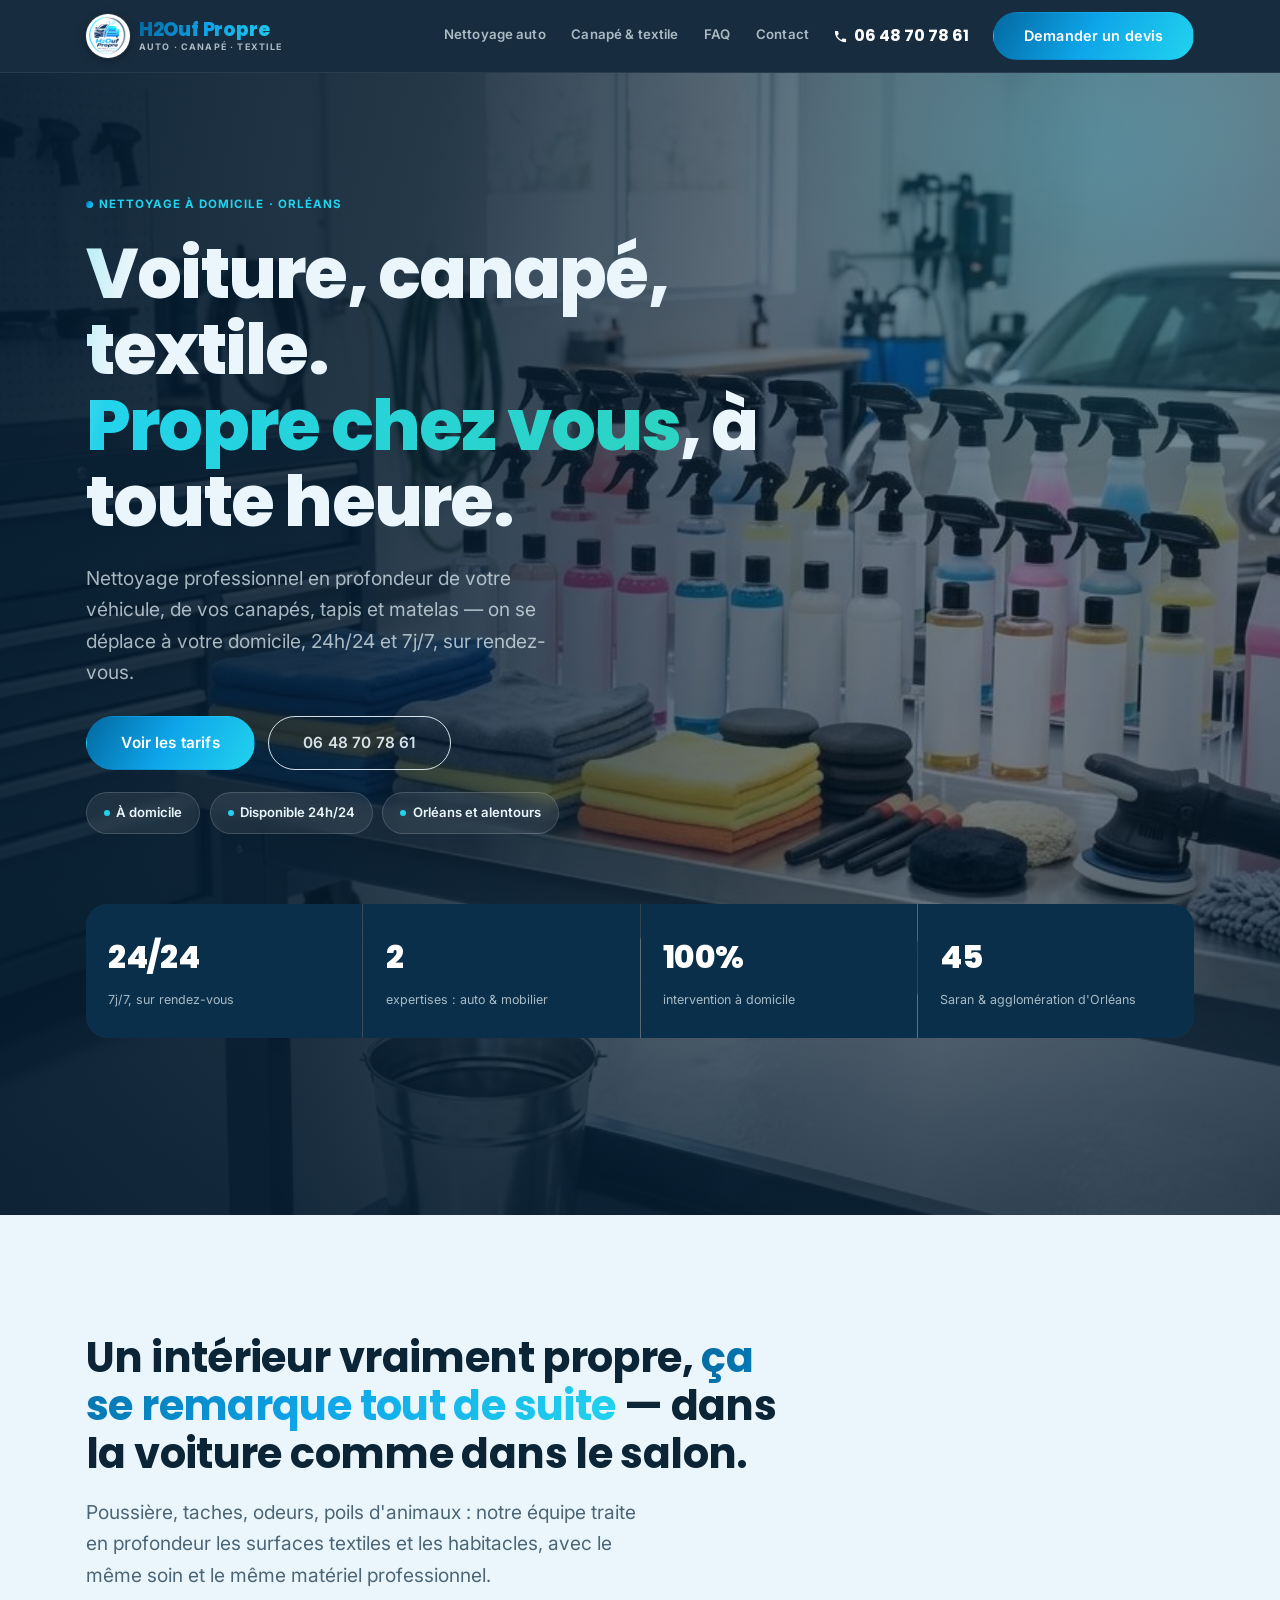
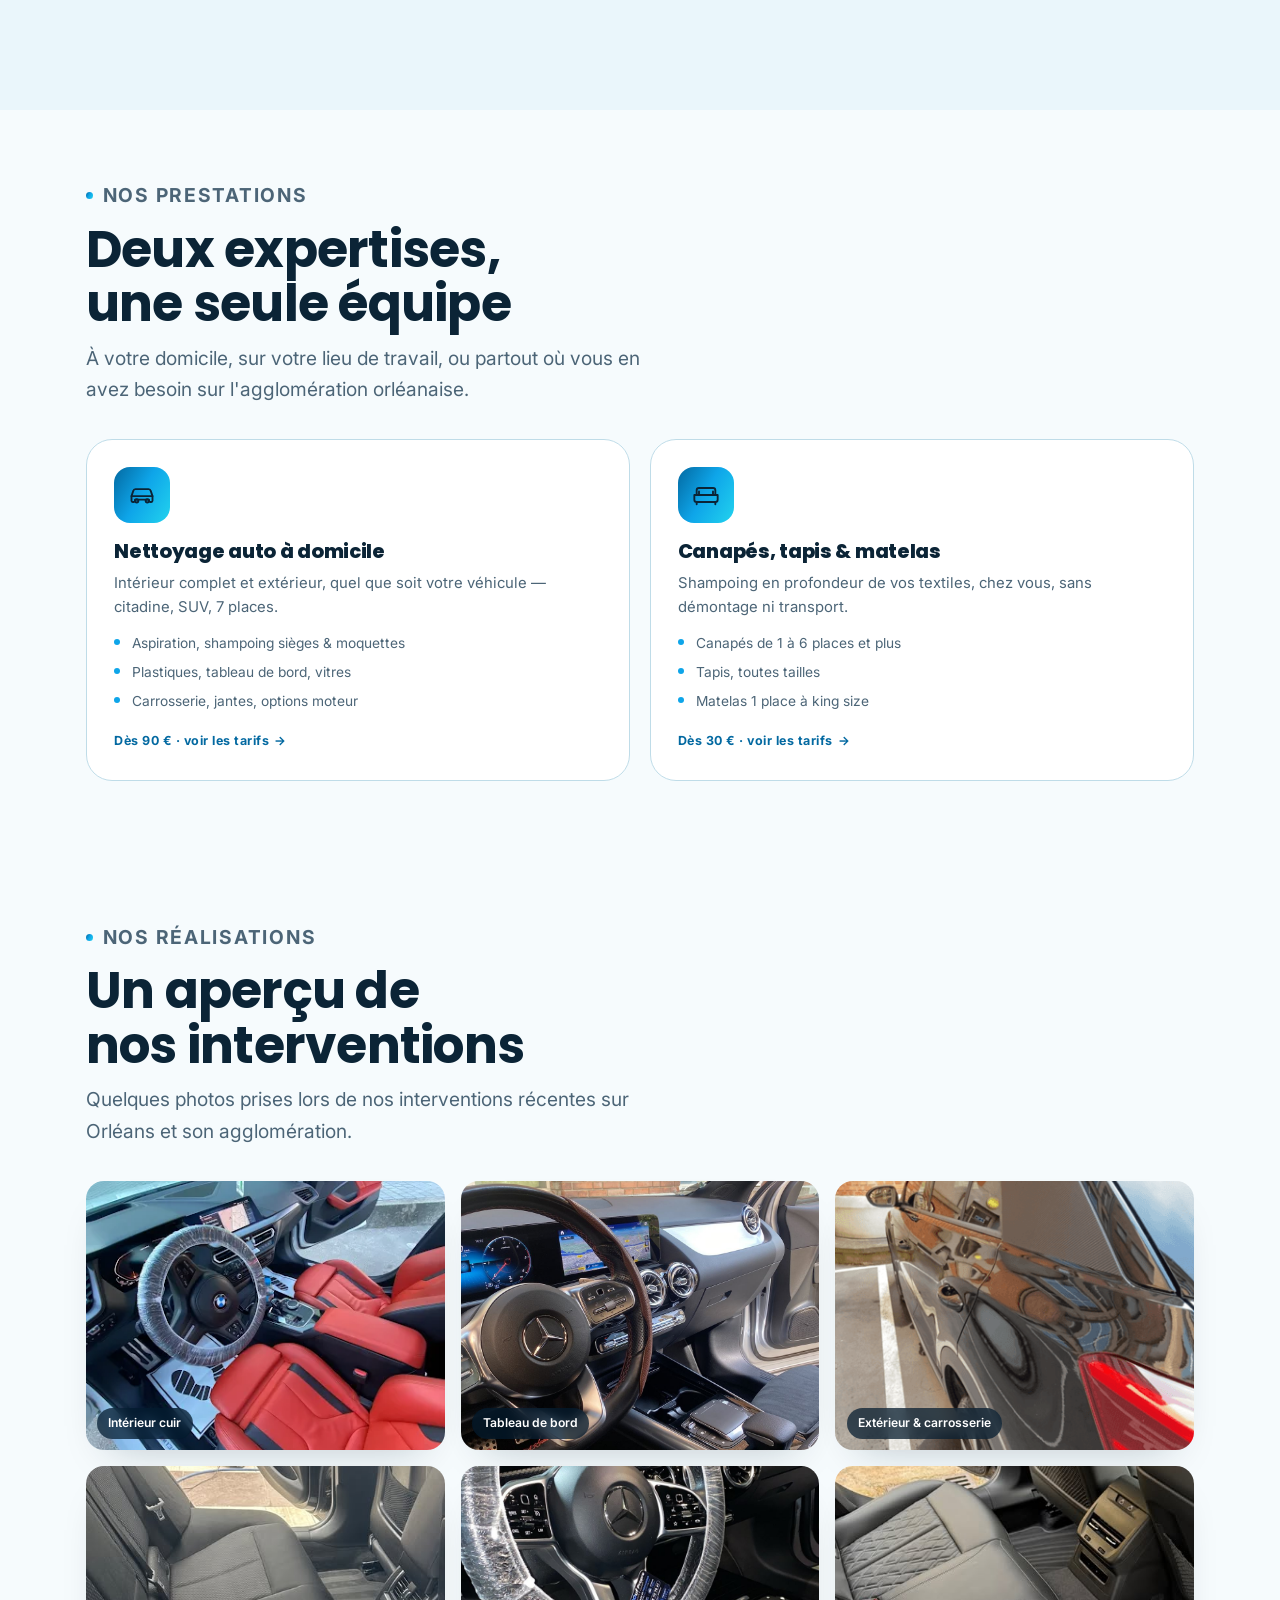
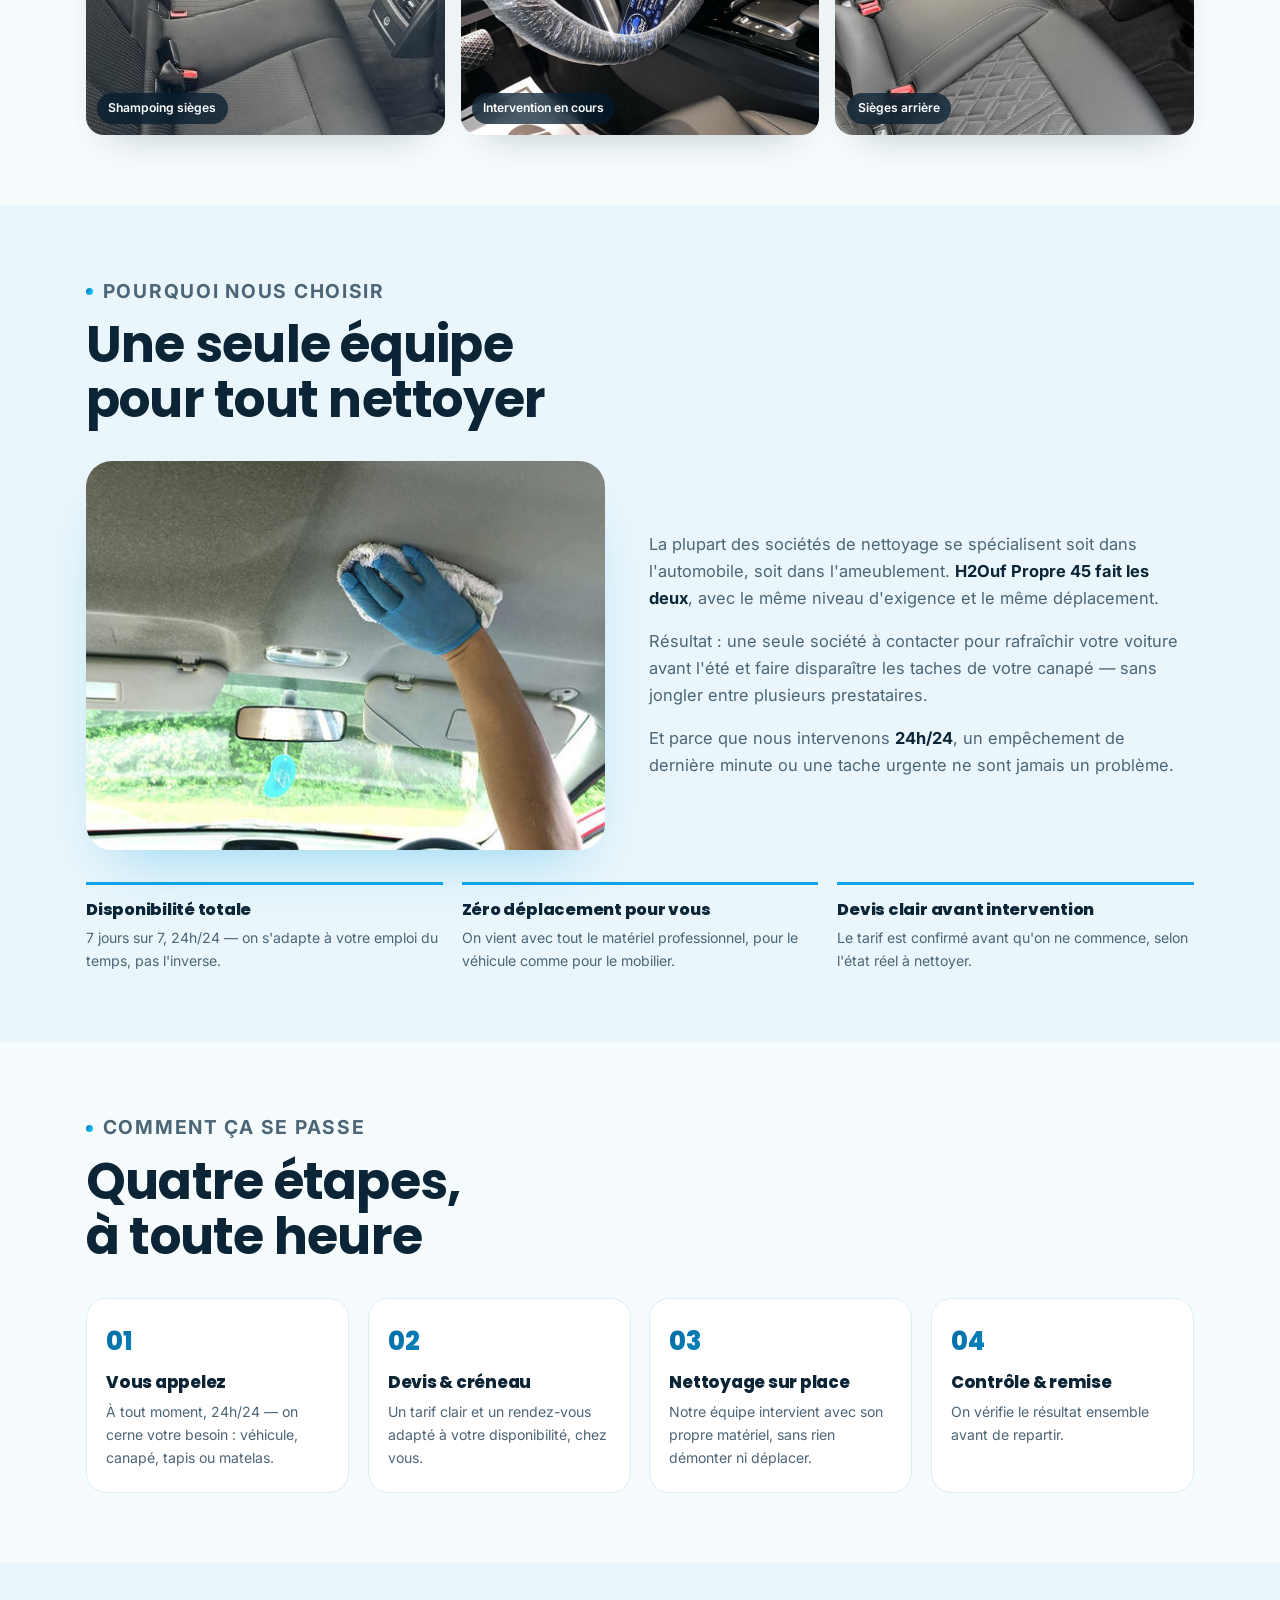
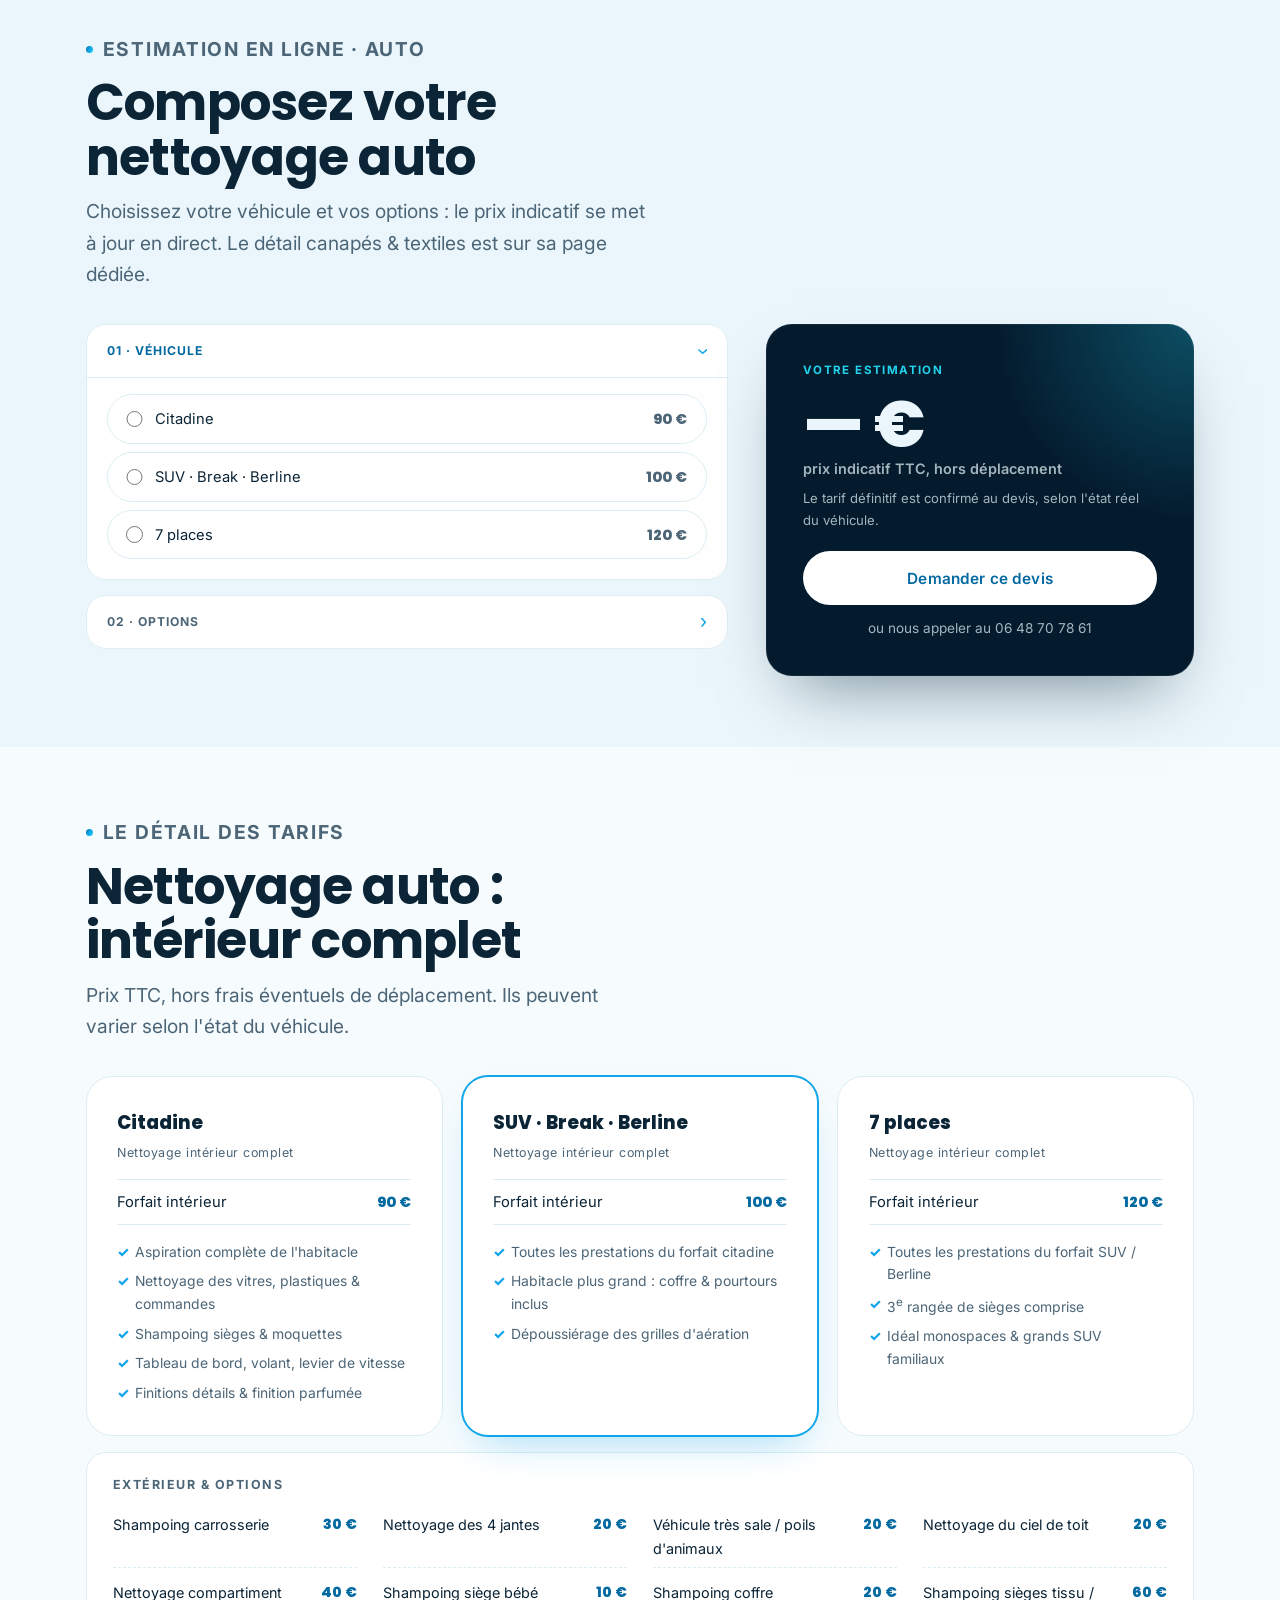
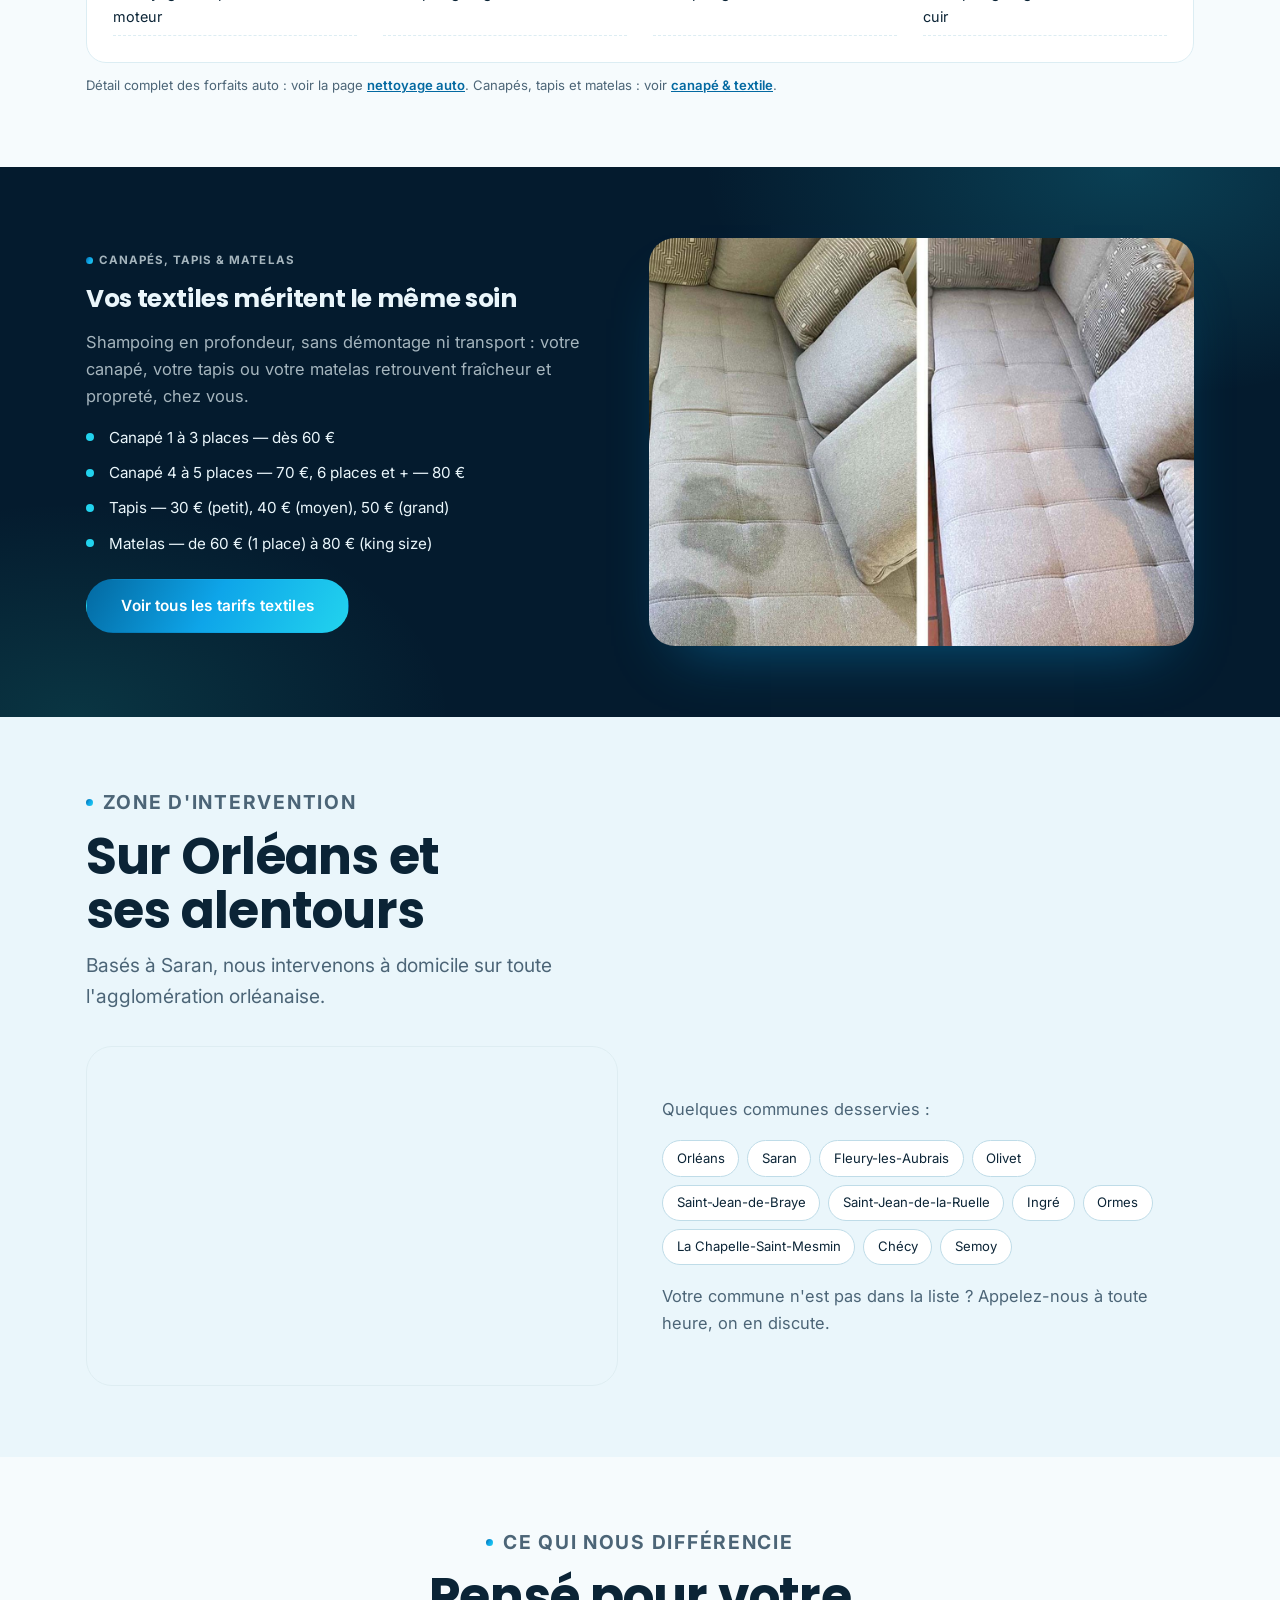
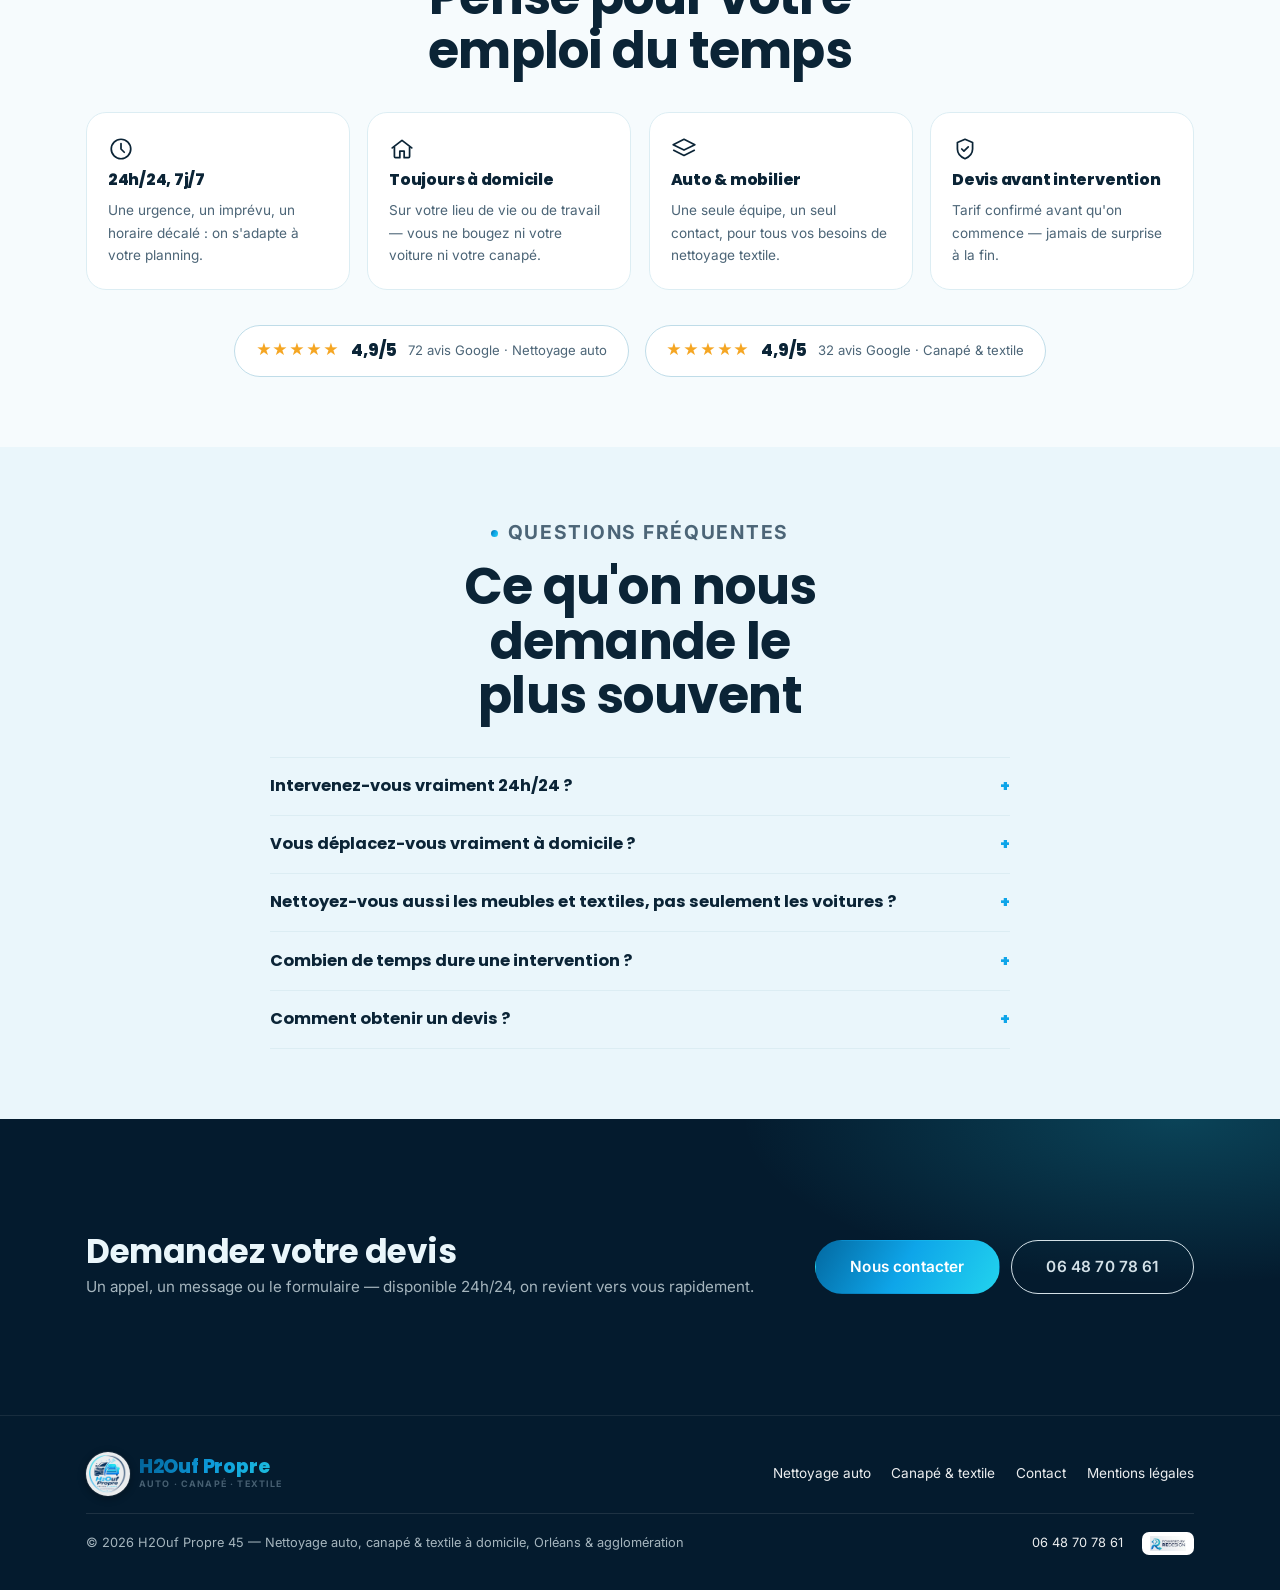
<file: index.html>
<!doctype html>
<html lang="fr">
<head>
<meta charset="utf-8" />
<meta name="viewport" content="width=device-width, initial-scale=1" />
<title>H2Ouf Propre 45 — Nettoyage auto &amp; canapé, Orléans</title>
<meta name="description" content="Nettoyage professionnel à domicile sur Orléans et son agglomération : intérieur &amp; extérieur auto, canapés, tapis, matelas. Intervention 24h/24, 7j/7, sur rendez-vous." />
<link rel="icon" type="image/png" href="assets/favicon.png" />
<link rel="apple-touch-icon" href="assets/apple-touch-icon.png" />
<meta property="og:title" content="H2Ouf Propre 45 — Nettoyage auto, canapé &amp; textile à domicile" />
<meta property="og:description" content="Intervention 24h/24 sur Orléans et son agglomération. Auto, canapés, tapis, matelas — nettoyage professionnel chez vous." />
<meta property="og:type" content="website" />
<meta property="og:image" content="https://h2oufpropre.vercel.app/assets/og-image.jpg?v=2" />
<meta property="og:image:width" content="1200" />
<meta property="og:image:height" content="630" />
<meta name="twitter:card" content="summary_large_image" />
<meta name="twitter:image" content="https://h2oufpropre.vercel.app/assets/og-image.jpg?v=2" />
<link rel="canonical" href="https://h2oufpropre45.fr/" />

<script type="application/ld+json">
{
  "@context": "https://schema.org",
  "@type": "LocalBusiness",
  "name": "H2Ouf Propre 45",
  "description": "Nettoyage professionnel à domicile de véhicules, canapés, tapis et matelas, sur Orléans et son agglomération. Intervention 24h/24 sur rendez-vous.",
  "telephone": "+33648707861",
  "url": "https://h2oufpropre45.fr",
  "logo": "https://h2oufpropre45.fr/assets/logo.png",
  "image": [
    "https://h2oufpropre45.fr/assets/heros/hero-global.jpg",
    "https://h2oufpropre45.fr/assets/heros/hero-voiture.jpg",
    "https://h2oufpropre45.fr/assets/heros/hero-canape.jpg"
  ],
  "sameAs": [
    "https://www.google.com/maps?cid=9685873645271300602",
    "https://www.google.com/maps?cid=7249110008134948932"
  ],
  "priceRange": "30–120 €",
  "areaServed": { "@type": "City", "name": "Orléans" },
  "address": {
    "@type": "PostalAddress",
    "streetAddress": "287 rue de l'ancien aérodrome",
    "addressLocality": "Saran",
    "postalCode": "45770",
    "addressRegion": "Loiret",
    "addressCountry": "FR"
  },
  "openingHoursSpecification": {
    "@type": "OpeningHoursSpecification",
    "dayOfWeek": ["Monday","Tuesday","Wednesday","Thursday","Friday","Saturday","Sunday"],
    "opens": "00:00",
    "closes": "23:59"
  }
}
</script>

<script type="application/ld+json">
{
  "@context": "https://schema.org",
  "@type": "FAQPage",
  "mainEntity": [
    {
      "@type": "Question",
      "name": "Intervenez-vous vraiment 24h/24 ?",
      "acceptedAnswer": { "@type": "Answer", "text": "Oui. Nous prenons les appels et les demandes à toute heure, 7 jours sur 7, et fixons un créneau d'intervention selon votre urgence et nos disponibilités." }
    },
    {
      "@type": "Question",
      "name": "Vous déplacez-vous vraiment à domicile ?",
      "acceptedAnswer": { "@type": "Answer", "text": "Oui, avec tout le matériel nécessaire — pour votre véhicule comme pour votre canapé, votre tapis ou votre matelas. Aucun besoin de vous déplacer." }
    },
    {
      "@type": "Question",
      "name": "Nettoyez-vous aussi les meubles et textiles, pas seulement les voitures ?",
      "acceptedAnswer": { "@type": "Answer", "text": "Oui, c'est notre spécificité : la même équipe et le même savoir-faire pour l'intérieur de votre véhicule et pour vos canapés, tapis et matelas." }
    },
    {
      "@type": "Question",
      "name": "Combien de temps dure une intervention ?",
      "acceptedAnswer": { "@type": "Answer", "text": "Comptez en moyenne 1 h à 2 h pour un nettoyage intérieur complet de véhicule, et de 30 min à 1 h 30 pour un canapé selon sa taille. Un devis précis vous est donné avant l'intervention." }
    },
    {
      "@type": "Question",
      "name": "Comment obtenir un devis ?",
      "acceptedAnswer": { "@type": "Answer", "text": "Un appel ou un message au 06 48 70 78 61, à toute heure. On vous propose un créneau et un tarif clair avant de venir." }
    }
  ]
}
</script>

<link rel="preconnect" href="https://fonts.googleapis.com" />
<link rel="preconnect" href="https://fonts.gstatic.com" crossorigin />
<link rel="stylesheet" href="https://fonts.googleapis.com/css2?family=Poppins:wght@700;800&family=Inter:wght@400;600;700&display=swap" />
<link rel="stylesheet" href="assets/style.css" />
</head>
<body>

<header class="bar">
  <div class="wrap bar__in">
    <a class="brandmark bar__brand" href="/" aria-label="H2Ouf Propre 45 — accueil">
      <img class="brandmark__icon" src="assets/logo.png" alt="H2Ouf Propre 45" width="64" height="64" />
      <span class="brandmark__type"><b>H2Ouf Propre</b><span>Auto · Canapé · Textile</span></span>
    </a>
    <button class="bar__burger" id="burger" aria-label="Ouvrir le menu" aria-expanded="false" aria-controls="nav"><span></span></button>
    <nav class="bar__nav" id="nav">
      <a href="nettoyage-auto.html">Nettoyage auto</a>
      <a href="canape-textile.html">Canapé &amp; textile</a>
      <a href="/#faq">FAQ</a>
      <a href="contact.html">Contact</a>
    </nav>
    <a class="bar__tel" href="tel:+33648707861">
      <svg viewBox="0 0 24 24" aria-hidden="true"><path d="M6.6 10.8c1.4 2.8 3.8 5.1 6.6 6.6l2.2-2.2c.3-.3.7-.4 1-.2 1.1.4 2.3.6 3.6.6.6 0 1 .4 1 1V20c0 .6-.4 1-1 1C10.6 21 3 13.4 3 4c0-.6.4-1 1-1h3.4c.6 0 1 .4 1 1 0 1.2.2 2.4.6 3.6.1.4 0 .8-.3 1L6.6 10.8z" fill="currentColor"/></svg>
      06 48 70 78 61
    </a>
    <a class="btn bar__cta" href="contact.html">Demander un devis</a>
  </div>
</header>

<main id="top">

  <section class="hero">
    <div class="hero__photo" aria-hidden="true">
      <img src="assets/heros/hero-global.jpg" alt="" loading="eager" fetchpriority="high" />
      <div class="hero__photo-overlay"></div>
    </div>
    <div class="wrap hero__row">
      <div class="hero__in">
        <p class="label">Nettoyage à domicile · Orléans</p>
        <h1 class="shimmer-reveal">
          <span class="shimmer-reveal__base">Voiture, canapé, textile.<br /><em>Propre chez vous</em>, à toute heure.</span>
          <span class="shimmer-reveal__shine" aria-hidden="true">Voiture, canapé, textile.<br /><em>Propre chez vous</em>, à toute heure.</span>
        </h1>
        <p class="hero__sub">Nettoyage professionnel en profondeur de votre véhicule, de vos canapés, tapis et matelas — on se déplace à votre domicile, 24h/24 et 7j/7, sur rendez-vous.</p>
        <div class="hero__actions">
          <a class="btn btn--lg" href="/#tarifs">Voir les tarifs</a>
          <a class="btn btn--ghost btn--lg" href="tel:+33648707861">06 48 70 78 61</a>
        </div>
        <div class="hero__chips">
          <span>À domicile</span>
          <span>Disponible 24h/24</span>
          <span>Orléans et alentours</span>
        </div>
      </div>
    </div>
    <div class="wrap hero__media">
      <div class="hero__cards reveal">
        <div class="hero__card"><b>24/24</b><span>7j/7, sur rendez-vous</span></div>
        <div class="hero__card"><b>2</b><span>expertises : auto &amp; mobilier</span></div>
        <div class="hero__card"><b>100%</b><span>intervention à domicile</span></div>
        <div class="hero__card"><b>45</b><span>Saran &amp; agglomération d'Orléans</span></div>
      </div>
    </div>
    <svg class="wave" viewBox="0 0 1440 60" preserveAspectRatio="none" aria-hidden="true"><path style="fill:var(--bg)" d="M0,32 C240,64 480,0 720,16 C960,32 1200,64 1440,32 L1440,60 L0,60 Z"/></svg>
  </section>

  <section class="statement">
    <div class="wrap statement__in reveal">
      <p>Un intérieur vraiment propre, <em>ça se remarque tout de suite</em> — dans la voiture comme dans le salon.</p>
      <span>Poussière, taches, odeurs, poils d'animaux : notre équipe traite en profondeur les surfaces textiles et les habitacles, avec le même soin et le même matériel professionnel.</span>
    </div>
  </section>

  <section id="services">
    <div class="wrap">
      <div class="head reveal">
        <p class="label">Nos prestations</p>
        <h2>Deux expertises, une seule équipe</h2>
        <p>À votre domicile, sur votre lieu de travail, ou partout où vous en avez besoin sur l'agglomération orléanaise.</p>
      </div>
      <div class="svc-grid reveal">
        <a class="svc" href="nettoyage-auto.html#tarifs-auto">
          <div class="svc__icon"><svg viewBox="0 0 24 24" aria-hidden="true"><path d="M3 13l1.5-4.5A2 2 0 0 1 6.4 7h11.2a2 2 0 0 1 1.9 1.5L21 13" stroke="currentColor" stroke-width="1.6" stroke-linecap="round" stroke-linejoin="round"/><path d="M3 13h18v4a1 1 0 0 1-1 1h-1a1 1 0 0 1-1-1v-1H6v1a1 1 0 0 1-1 1H4a1 1 0 0 1-1-1v-4Z" stroke="currentColor" stroke-width="1.6" stroke-linejoin="round"/><circle cx="7.5" cy="17" r="1.4" stroke="currentColor" stroke-width="1.6"/><circle cx="16.5" cy="17" r="1.4" stroke="currentColor" stroke-width="1.6"/></svg></div>
          <div class="svc__body">
            <h3>Nettoyage auto à domicile</h3>
            <p>Intérieur complet et extérieur, quel que soit votre véhicule — citadine, SUV, 7 places.</p>
            <ul class="svc__list">
              <li>Aspiration, shampoing sièges &amp; moquettes</li>
              <li>Plastiques, tableau de bord, vitres</li>
              <li>Carrosserie, jantes, options moteur</li>
            </ul>
            <span class="svc__more">Dès 90 € · voir les tarifs</span>
          </div>
        </a>
        <a class="svc" href="canape-textile.html#tarifs-textile">
          <div class="svc__icon"><svg viewBox="0 0 24 24" aria-hidden="true"><path d="M4 12V8a2 2 0 0 1 2-2h12a2 2 0 0 1 2 2v4" stroke="currentColor" stroke-width="1.6" stroke-linecap="round" stroke-linejoin="round"/><path d="M2 12h20v4a2 2 0 0 1-2 2H4a2 2 0 0 1-2-2v-4Z" stroke="currentColor" stroke-width="1.6" stroke-linejoin="round"/><path d="M4 18v2M20 18v2M6 12V9M18 12V9" stroke="currentColor" stroke-width="1.6" stroke-linecap="round"/></svg></div>
          <div class="svc__body">
            <h3>Canapés, tapis &amp; matelas</h3>
            <p>Shampoing en profondeur de vos textiles, chez vous, sans démontage ni transport.</p>
            <ul class="svc__list">
              <li>Canapés de 1 à 6 places et plus</li>
              <li>Tapis, toutes tailles</li>
              <li>Matelas 1 place à king size</li>
            </ul>
            <span class="svc__more">Dès 30 € · voir les tarifs</span>
          </div>
        </a>
      </div>
    </div>
  </section>

  <section id="realisations">
    <div class="wrap">
      <div class="head reveal">
        <p class="label">Nos réalisations</p>
        <h2>Un aperçu de nos interventions</h2>
        <p>Quelques photos prises lors de nos interventions récentes sur Orléans et son agglomération.</p>
      </div>
      <div class="gallery reveal">
        <div class="gallery__item"><img src="assets/realisations/auto-interieur-bmw.webp" alt="Habitacle BMW nettoyé, sièges cuir rouge" width="382" height="510" loading="lazy" /><span>Intérieur cuir</span></div>
        <div class="gallery__item"><img src="assets/realisations/auto-interieur-mercedes.jpg" alt="Tableau de bord Mercedes après nettoyage" width="1100" height="1466" loading="lazy" /><span>Tableau de bord</span></div>
        <div class="gallery__item"><img src="assets/realisations/auto-exterieur-suv.png" alt="Carrosserie de SUV noir après lavage extérieur" width="373" height="609" loading="lazy" /><span>Extérieur &amp; carrosserie</span></div>
        <div class="gallery__item"><img src="assets/realisations/auto-sieges-tissu.jpg" alt="Sièges tissu nettoyés à la vapeur, machine professionnelle visible" width="480" height="853" loading="lazy" /><span>Shampoing sièges</span></div>
        <div class="gallery__item"><img src="assets/realisations/auto-volant-protection.jpg" alt="Technicien nettoyant un volant lors d'une intervention" width="900" height="1600" loading="lazy" /><span>Intervention en cours</span></div>
        <div class="gallery__item"><img src="assets/realisations/auto-sieges-cuir.jpg" alt="Banquette arrière en cuir nettoyée" width="480" height="853" loading="lazy" /><span>Sièges arrière</span></div>
      </div>
    </div>
  </section>

  <section class="sec--alt">
    <div class="wrap">
      <div class="head reveal">
        <p class="label">Pourquoi nous choisir</p>
        <h2>Une seule équipe pour tout nettoyer</h2>
      </div>
      <div class="why reveal">
        <div class="why__panel why__panel--photo">
          <img src="assets/realisations/auto-ciel-de-toit.jpg" alt="Technicien H2Ouf Propre 45 nettoyant le ciel de toit d'un véhicule" width="594" height="396" loading="lazy" />
        </div>
        <div class="why__text">
          <p>La plupart des sociétés de nettoyage se spécialisent soit dans l'automobile, soit dans l'ameublement. <strong>H2Ouf Propre 45 fait les deux</strong>, avec le même niveau d'exigence et le même déplacement.</p>
          <p>Résultat : une seule société à contacter pour rafraîchir votre voiture avant l'été et faire disparaître les taches de votre canapé — sans jongler entre plusieurs prestataires.</p>
          <p>Et parce que nous intervenons <strong>24h/24</strong>, un empêchement de dernière minute ou une tache urgente ne sont jamais un problème.</p>
        </div>
      </div>
      <div class="guarantees reveal">
        <div class="g"><h3>Disponibilité totale</h3><p>7 jours sur 7, 24h/24 — on s'adapte à votre emploi du temps, pas l'inverse.</p></div>
        <div class="g"><h3>Zéro déplacement pour vous</h3><p>On vient avec tout le matériel professionnel, pour le véhicule comme pour le mobilier.</p></div>
        <div class="g"><h3>Devis clair avant intervention</h3><p>Le tarif est confirmé avant qu'on ne commence, selon l'état réel à nettoyer.</p></div>
      </div>
    </div>
  </section>

  <section id="process">
    <div class="wrap">
      <div class="head reveal">
        <p class="label">Comment ça se passe</p>
        <h2>Quatre étapes, à toute heure</h2>
      </div>
      <div class="steps reveal">
        <div class="step"><h3>Vous appelez</h3><p>À tout moment, 24h/24 — on cerne votre besoin : véhicule, canapé, tapis ou matelas.</p></div>
        <div class="step"><h3>Devis &amp; créneau</h3><p>Un tarif clair et un rendez-vous adapté à votre disponibilité, chez vous.</p></div>
        <div class="step"><h3>Nettoyage sur place</h3><p>Notre équipe intervient avec son propre matériel, sans rien démonter ni déplacer.</p></div>
        <div class="step"><h3>Contrôle &amp; remise</h3><p>On vérifie le résultat ensemble avant de repartir.</p></div>
      </div>
    </div>
  </section>

  <section id="estimation" class="sec--alt">
    <div class="wrap">
      <div class="head reveal">
        <p class="label">Estimation en ligne · Auto</p>
        <h2>Composez votre nettoyage auto</h2>
        <p>Choisissez votre véhicule et vos options : le prix indicatif se met à jour en direct. Le détail canapés &amp; textiles est sur sa page dédiée.</p>
      </div>
      <form class="estim reveal" id="estim">
        <div class="estim__fields">
          <fieldset class="estim__group is-open">
            <legend class="sr-only">Votre véhicule</legend>
            <div class="estim__ghead" role="button" tabindex="0" aria-expanded="true" aria-controls="estimVehiculeBody">
              <span class="estim__gtitle">01 · Véhicule</span>
              <span class="estim__gsummary"></span>
              <span class="estim__gchev" aria-hidden="true">›</span>
            </div>
            <div class="estim__gbody" id="estimVehiculeBody">
              <label class="opt"><input type="radio" name="vehicule" value="90" /> <span>Citadine</span><b>90 €</b></label>
              <label class="opt"><input type="radio" name="vehicule" value="100" /> <span>SUV · Break · Berline</span><b>100 €</b></label>
              <label class="opt"><input type="radio" name="vehicule" value="120" /> <span>7 places</span><b>120 €</b></label>
            </div>
          </fieldset>
          <fieldset class="estim__group estim__group--list">
            <legend class="sr-only">Options</legend>
            <div class="estim__ghead" role="button" tabindex="0" aria-expanded="false" aria-controls="estimOptionsBody">
              <span class="estim__gtitle">02 · Options</span>
              <span class="estim__gsummary"></span>
              <span class="estim__gchev" aria-hidden="true">›</span>
            </div>
            <div class="estim__gbody" id="estimOptionsBody">
              <label class="opt"><input type="checkbox" name="opt" value="30" /> <span>Shampoing carrosserie</span><b>+30 €</b></label>
              <label class="opt"><input type="checkbox" name="opt" value="20" /> <span>Nettoyage des 4 jantes</span><b>+20 €</b></label>
              <label class="opt"><input type="checkbox" name="opt" value="20" /> <span>Véhicule très sale / poils d'animaux</span><b>+20 €</b></label>
              <label class="opt"><input type="checkbox" name="opt" value="20" /> <span>Ciel de toit</span><b>+20 €</b></label>
              <label class="opt"><input type="checkbox" name="opt" value="40" /> <span>Compartiment moteur</span><b>+40 €</b></label>
              <label class="opt"><input type="checkbox" name="opt" value="10" /> <span>Siège bébé</span><b>+10 €</b></label>
              <label class="opt"><input type="checkbox" name="opt" value="20" /> <span>Shampoing coffre</span><b>+20 €</b></label>
              <label class="opt"><input type="checkbox" name="opt" value="60" /> <span>Shampoing sièges tissu/cuir</span><b>+60 €</b></label>
            </div>
          </fieldset>
        </div>
        <aside class="estim__result">
          <p class="estim__rlabel">Votre estimation</p>
          <p class="estim__price"><span id="estimPrice">—</span> €<small>prix indicatif TTC, hors déplacement</small></p>
          <p class="estim__note">Le tarif définitif est confirmé au devis, selon l'état réel du véhicule.</p>
          <a class="btn btn--lg" id="estimCta" href="contact.html">Demander ce devis</a>
          <a class="estim__tel" href="tel:+33648707861">ou nous appeler au 06 48 70 78 61</a>
        </aside>
      </form>
    </div>
  </section>

  <section id="tarifs">
    <div class="wrap">
      <div class="head reveal">
        <p class="label">Le détail des tarifs</p>
        <h2>Nettoyage auto&nbsp;: intérieur complet</h2>
        <p>Prix TTC, hors frais éventuels de déplacement. Ils peuvent varier selon l'état du véhicule.</p>
      </div>
      <div class="price-grid reveal">
        <div class="price">
          <div class="price__top"><span class="price__name">Citadine</span><span class="price__meta">Nettoyage intérieur complet</span></div>
          <div class="price__rows"><div class="price__row"><span>Forfait intérieur</span><b>90 €</b></div></div>
          <div class="price__list"><ul>
            <li>Aspiration complète de l'habitacle</li>
            <li>Nettoyage des vitres, plastiques &amp; commandes</li>
            <li>Shampoing sièges &amp; moquettes</li>
            <li>Tableau de bord, volant, levier de vitesse</li>
            <li>Finitions détails &amp; finition parfumée</li>
          </ul></div>
        </div>
        <div class="price price--feature">
          <div class="price__top"><span class="price__name">SUV · Break · Berline</span><span class="price__meta">Nettoyage intérieur complet</span></div>
          <div class="price__rows"><div class="price__row"><span>Forfait intérieur</span><b>100 €</b></div></div>
          <div class="price__list"><ul>
            <li>Toutes les prestations du forfait citadine</li>
            <li>Habitacle plus grand : coffre &amp; pourtours inclus</li>
            <li>Dépoussiérage des grilles d'aération</li>
          </ul></div>
        </div>
        <div class="price">
          <div class="price__top"><span class="price__name">7 places</span><span class="price__meta">Nettoyage intérieur complet</span></div>
          <div class="price__rows"><div class="price__row"><span>Forfait intérieur</span><b>120 €</b></div></div>
          <div class="price__list"><ul>
            <li>Toutes les prestations du forfait SUV / Berline</li>
            <li>3<sup>e</sup> rangée de sièges comprise</li>
            <li>Idéal monospaces &amp; grands SUV familiaux</li>
          </ul></div>
        </div>
      </div>
      <div class="options reveal">
        <h3>Extérieur &amp; options</h3>
        <ul>
          <li><span>Shampoing carrosserie</span><b>30 €</b></li>
          <li><span>Nettoyage des 4 jantes</span><b>20 €</b></li>
          <li><span>Véhicule très sale / poils d'animaux</span><b>20 €</b></li>
          <li><span>Nettoyage du ciel de toit</span><b>20 €</b></li>
          <li><span>Nettoyage compartiment moteur</span><b>40 €</b></li>
          <li><span>Shampoing siège bébé</span><b>10 €</b></li>
          <li><span>Shampoing coffre</span><b>20 €</b></li>
          <li><span>Shampoing sièges tissu / cuir</span><b>60 €</b></li>
        </ul>
      </div>
      <p class="price-note">Détail complet des forfaits auto : voir la page <a href="nettoyage-auto.html" class="link-accent">nettoyage auto</a>. Canapés, tapis et matelas : voir <a href="canape-textile.html" class="link-accent">canapé &amp; textile</a>.</p>
    </div>
  </section>

  <section id="canape" class="sec--dark">
    <div class="wrap">
      <div class="why reveal">
        <div class="why__text">
          <p class="label">Canapés, tapis &amp; matelas</p>
          <h2>Vos textiles méritent le même soin</h2>
          <p>Shampoing en profondeur, sans démontage ni transport : votre canapé, votre tapis ou votre matelas retrouvent fraîcheur et propreté, chez vous.</p>
          <ul class="ceramic__list mt-sm">
            <li>Canapé 1 à 3 places — dès 60 €</li>
            <li>Canapé 4 à 5 places — 70 €, 6 places et + — 80 €</li>
            <li>Tapis — 30 € (petit), 40 € (moyen), 50 € (grand)</li>
            <li>Matelas — de 60 € (1 place) à 80 € (king size)</li>
          </ul>
          <div class="actions-row mt-sm">
            <a class="btn btn--lg" href="canape-textile.html">Voir tous les tarifs textiles</a>
          </div>
        </div>
        <div class="why__panel why__panel--photo">
          <img src="assets/realisations/canape-avant-apres.jpg" alt="Canapé avant/après shampoing en profondeur — tache disparue" width="1300" height="1078" loading="lazy" />
        </div>
      </div>
    </div>
  </section>

  <section id="zone" class="sec--alt">
    <div class="wrap">
      <div class="head reveal">
        <p class="label">Zone d'intervention</p>
        <h2>Sur Orléans et ses alentours</h2>
        <p>Basés à Saran, nous intervenons à domicile sur toute l'agglomération orléanaise.</p>
      </div>
      <div class="zone reveal">
        <iframe class="zone__map" title="Zone d'intervention H2Ouf Propre 45 autour d'Orléans"
          src="https://www.google.com/maps?q=287+rue+de+l%27ancien+a%C3%A9rodrome%2C+45770+Saran&z=12&output=embed" loading="lazy"
          referrerpolicy="no-referrer-when-downgrade"></iframe>
        <div class="zone__text">
          <p>Quelques communes desservies :</p>
          <div class="communes">
            <span>Orléans</span><span>Saran</span><span>Fleury-les-Aubrais</span><span>Olivet</span>
            <span>Saint-Jean-de-Braye</span><span>Saint-Jean-de-la-Ruelle</span><span>Ingré</span>
            <span>Ormes</span><span>La Chapelle-Saint-Mesmin</span><span>Chécy</span><span>Semoy</span>
          </div>
          <p>Votre commune n'est pas dans la liste ? Appelez-nous à toute heure, on en discute.</p>
        </div>
      </div>
    </div>
  </section>

  <section id="confiance">
    <div class="wrap">
      <div class="head head--center reveal">
        <p class="label">Ce qui nous différencie</p>
        <h2>Pensé pour votre emploi du temps</h2>
      </div>
      <div class="trust reveal">
        <div class="trust__card">
          <svg viewBox="0 0 24 24" aria-hidden="true"><circle cx="12" cy="12" r="9" stroke="currentColor" stroke-width="1.6"/><path d="M12 7v5l3 3" stroke="currentColor" stroke-width="1.6" stroke-linecap="round"/></svg>
          <h3>24h/24, 7j/7</h3>
          <p>Une urgence, un imprévu, un horaire décalé : on s'adapte à votre planning.</p>
        </div>
        <div class="trust__card">
          <svg viewBox="0 0 24 24" aria-hidden="true"><path d="M3 11l9-7 9 7" stroke="currentColor" stroke-width="1.6" stroke-linecap="round" stroke-linejoin="round"/><path d="M5 10v9a1 1 0 0 0 1 1h4v-6h4v6h4a1 1 0 0 0 1-1v-9" stroke="currentColor" stroke-width="1.6" stroke-linejoin="round"/></svg>
          <h3>Toujours à domicile</h3>
          <p>Sur votre lieu de vie ou de travail — vous ne bougez ni votre voiture ni votre canapé.</p>
        </div>
        <div class="trust__card">
          <svg viewBox="0 0 24 24" aria-hidden="true"><path d="M12 3 2 8l10 5 10-5-10-5Z" stroke="currentColor" stroke-width="1.6" stroke-linejoin="round"/><path d="M2 13l10 5 10-5" stroke="currentColor" stroke-width="1.6" stroke-linejoin="round"/></svg>
          <h3>Auto &amp; mobilier</h3>
          <p>Une seule équipe, un seul contact, pour tous vos besoins de nettoyage textile.</p>
        </div>
        <div class="trust__card">
          <svg viewBox="0 0 24 24" aria-hidden="true"><path d="M12 3l7 3v6c0 5-3.5 7.5-7 9-3.5-1.5-7-4-7-9V6l7-3Z" stroke="currentColor" stroke-width="1.6" stroke-linejoin="round"/><path d="M9 12l2 2 4-4" stroke="currentColor" stroke-width="1.6" stroke-linecap="round" stroke-linejoin="round"/></svg>
          <h3>Devis avant intervention</h3>
          <p>Tarif confirmé avant qu'on commence — jamais de surprise à la fin.</p>
        </div>
      </div>
      <div class="rating-badges reveal">
        <a class="rating-badge" href="https://www.google.com/maps?cid=9685873645271300602" target="_blank" rel="noopener">
          <span class="rating-badge__stars" aria-hidden="true">★★★★★</span>
          <span class="rating-badge__score">4,9/5</span>
          <span class="rating-badge__count">72 avis Google · Nettoyage auto</span>
        </a>
        <a class="rating-badge" href="https://www.google.com/maps?cid=7249110008134948932" target="_blank" rel="noopener">
          <span class="rating-badge__stars" aria-hidden="true">★★★★★</span>
          <span class="rating-badge__score">4,9/5</span>
          <span class="rating-badge__count">32 avis Google · Canapé &amp; textile</span>
        </a>
      </div>
    </div>
  </section>

  <section id="faq" class="sec--alt">
    <div class="wrap">
      <div class="head head--center reveal">
        <p class="label">Questions fréquentes</p>
        <h2>Ce qu'on nous demande le plus souvent</h2>
      </div>
      <div class="faq faq--center reveal">
        <details>
          <summary>Intervenez-vous vraiment 24h/24 ?</summary>
          <p>Oui. Nous prenons les appels et les demandes à toute heure, 7 jours sur 7, et fixons un créneau d'intervention selon votre urgence et nos disponibilités.</p>
        </details>
        <details>
          <summary>Vous déplacez-vous vraiment à domicile ?</summary>
          <p>Oui, avec tout le matériel nécessaire — pour votre véhicule comme pour votre canapé, votre tapis ou votre matelas. Aucun besoin de vous déplacer.</p>
        </details>
        <details>
          <summary>Nettoyez-vous aussi les meubles et textiles, pas seulement les voitures ?</summary>
          <p>Oui, c'est notre spécificité : la même équipe et le même savoir-faire pour l'intérieur de votre véhicule et pour vos canapés, tapis et matelas.</p>
        </details>
        <details>
          <summary>Combien de temps dure une intervention ?</summary>
          <p>Comptez en moyenne 1 h à 2 h pour un nettoyage intérieur complet de véhicule, et de 30 min à 1 h 30 pour un canapé selon sa taille. Un devis précis vous est donné avant l'intervention.</p>
        </details>
        <details>
          <summary>Comment obtenir un devis ?</summary>
          <p>Un appel ou un message au 06 48 70 78 61, à toute heure. On vous propose un créneau et un tarif clair avant de venir.</p>
        </details>
      </div>
    </div>
  </section>

  <section class="cta-band">
    <div class="wrap cta-band__in">
      <div>
        <h2>Demandez votre devis</h2>
        <p>Un appel, un message ou le formulaire — disponible 24h/24, on revient vers vous rapidement.</p>
      </div>
      <div class="cta-band__actions">
        <a class="btn btn--lg" href="contact.html">Nous contacter</a>
        <a class="btn btn--ghost btn--lg" href="tel:+33648707861">06 48 70 78 61</a>
      </div>
    </div>
  </section>

</main>

<footer>
  <div class="wrap foot">
    <div class="foot__top">
      <a class="brandmark" href="/" aria-label="H2Ouf Propre 45 — accueil">
        <img class="brandmark__icon" src="assets/logo.png" alt="H2Ouf Propre 45" width="64" height="64" />
        <span class="brandmark__type"><b>H2Ouf Propre</b><span>Auto · Canapé · Textile</span></span>
      </a>
      <nav class="foot__nav">
        <a href="nettoyage-auto.html">Nettoyage auto</a>
        <a href="canape-textile.html">Canapé &amp; textile</a>
        <a href="contact.html">Contact</a>
        <a href="mentions-legales.html">Mentions légales</a>
      </nav>
    </div>
    <div class="foot__bottom">
      <span>© 2026 H2Ouf Propre 45 — Nettoyage auto, canapé &amp; textile à domicile, Orléans &amp; agglomération</span>
      <div class="foot__bottom-right">
        <a href="tel:+33648707861">06 48 70 78 61</a>
        <span class="foot__credit"><img src="assets/redesign-logo.jpg" alt="Powered by Redesign" width="200" height="84" loading="lazy" /></span>
      </div>
    </div>
  </div>
</footer>

<a class="call-fab" href="tel:+33648707861" aria-label="Appeler H2Ouf Propre 45 au 06 48 70 78 61"><svg viewBox="0 0 24 24" aria-hidden="true"><path d="M6.6 10.8c1.4 2.8 3.8 5.1 6.6 6.6l2.2-2.2c.3-.3.7-.4 1-.2 1.1.4 2.3.6 3.6.6.6 0 1 .4 1 1V20c0 .6-.4 1-1 1C10.6 21 3 13.4 3 4c0-.6.4-1 1-1h3.4c.6 0 1 .4 1 1 0 1.2.2 2.4.6 3.6.1.4 0 .8-.3 1L6.6 10.8z"/></svg>Appeler</a>

<script src="assets/app.js" defer></script>

</body>
</html>
</file>
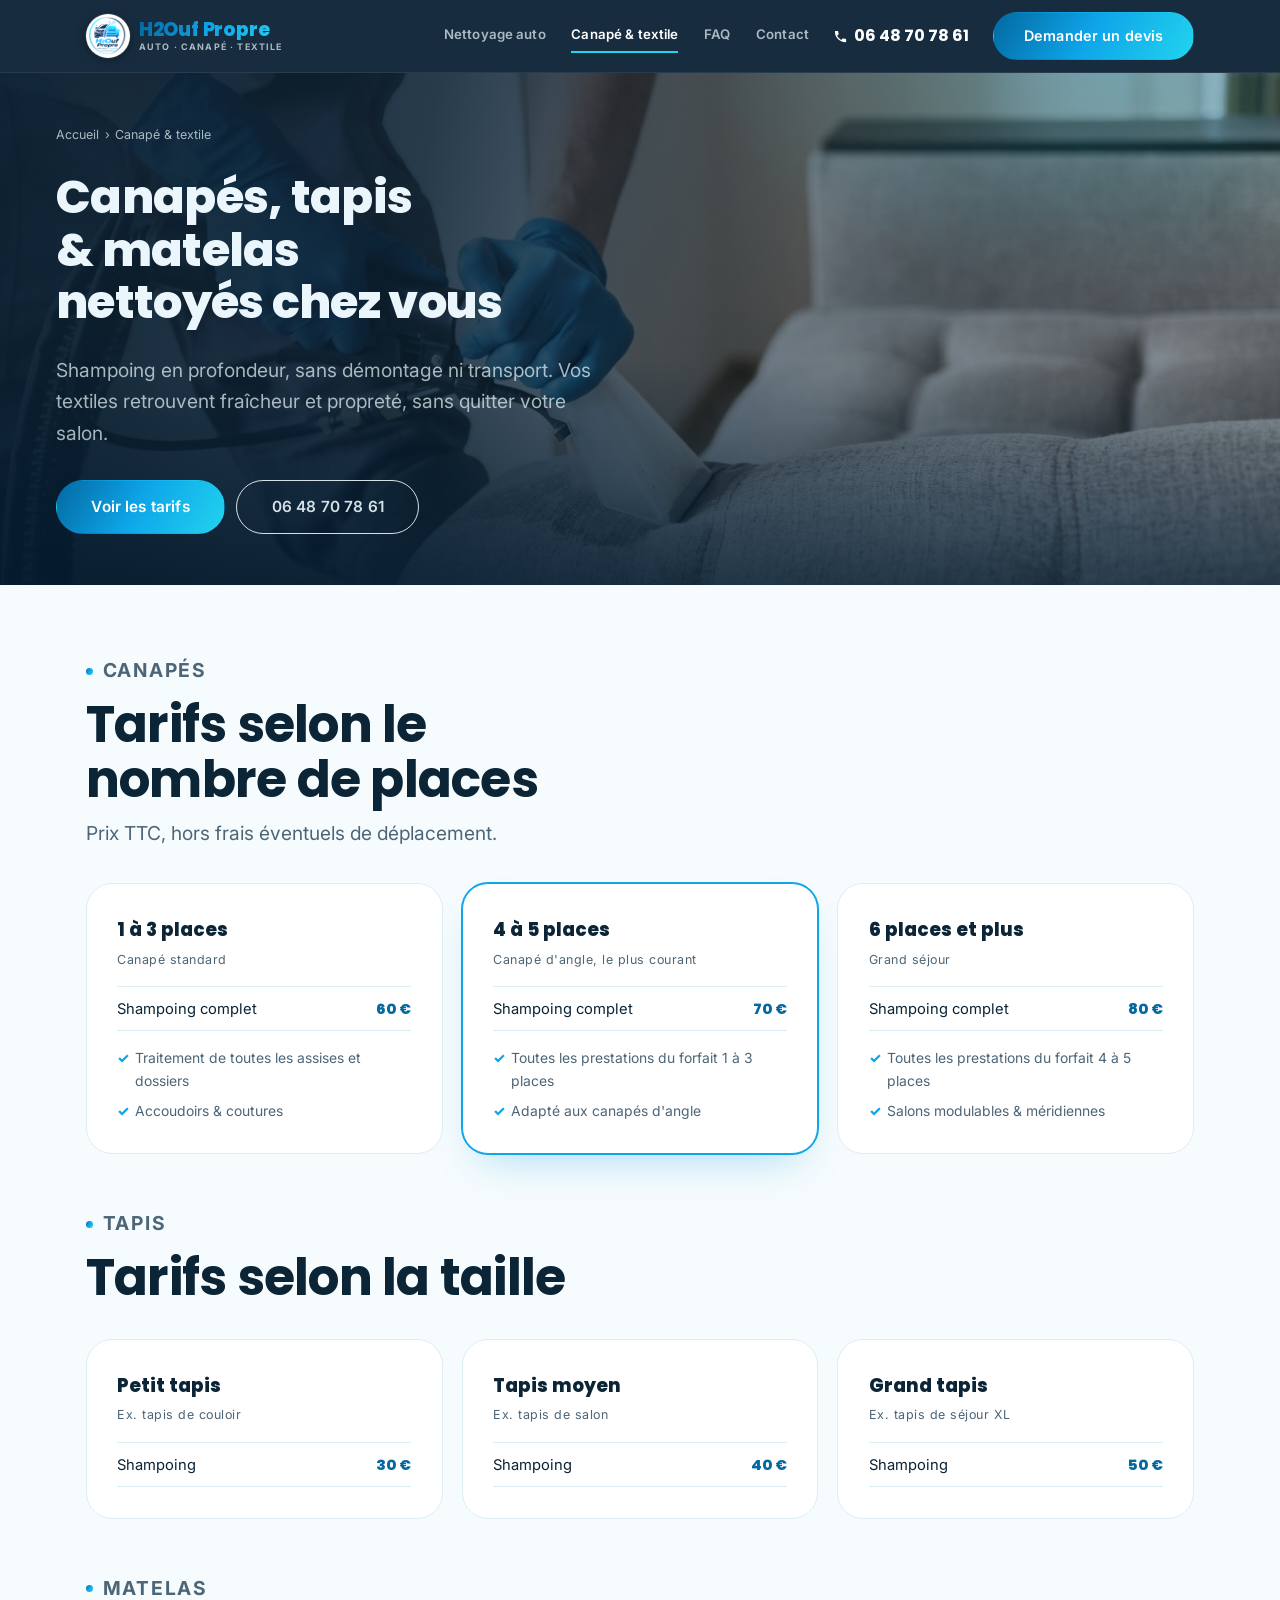
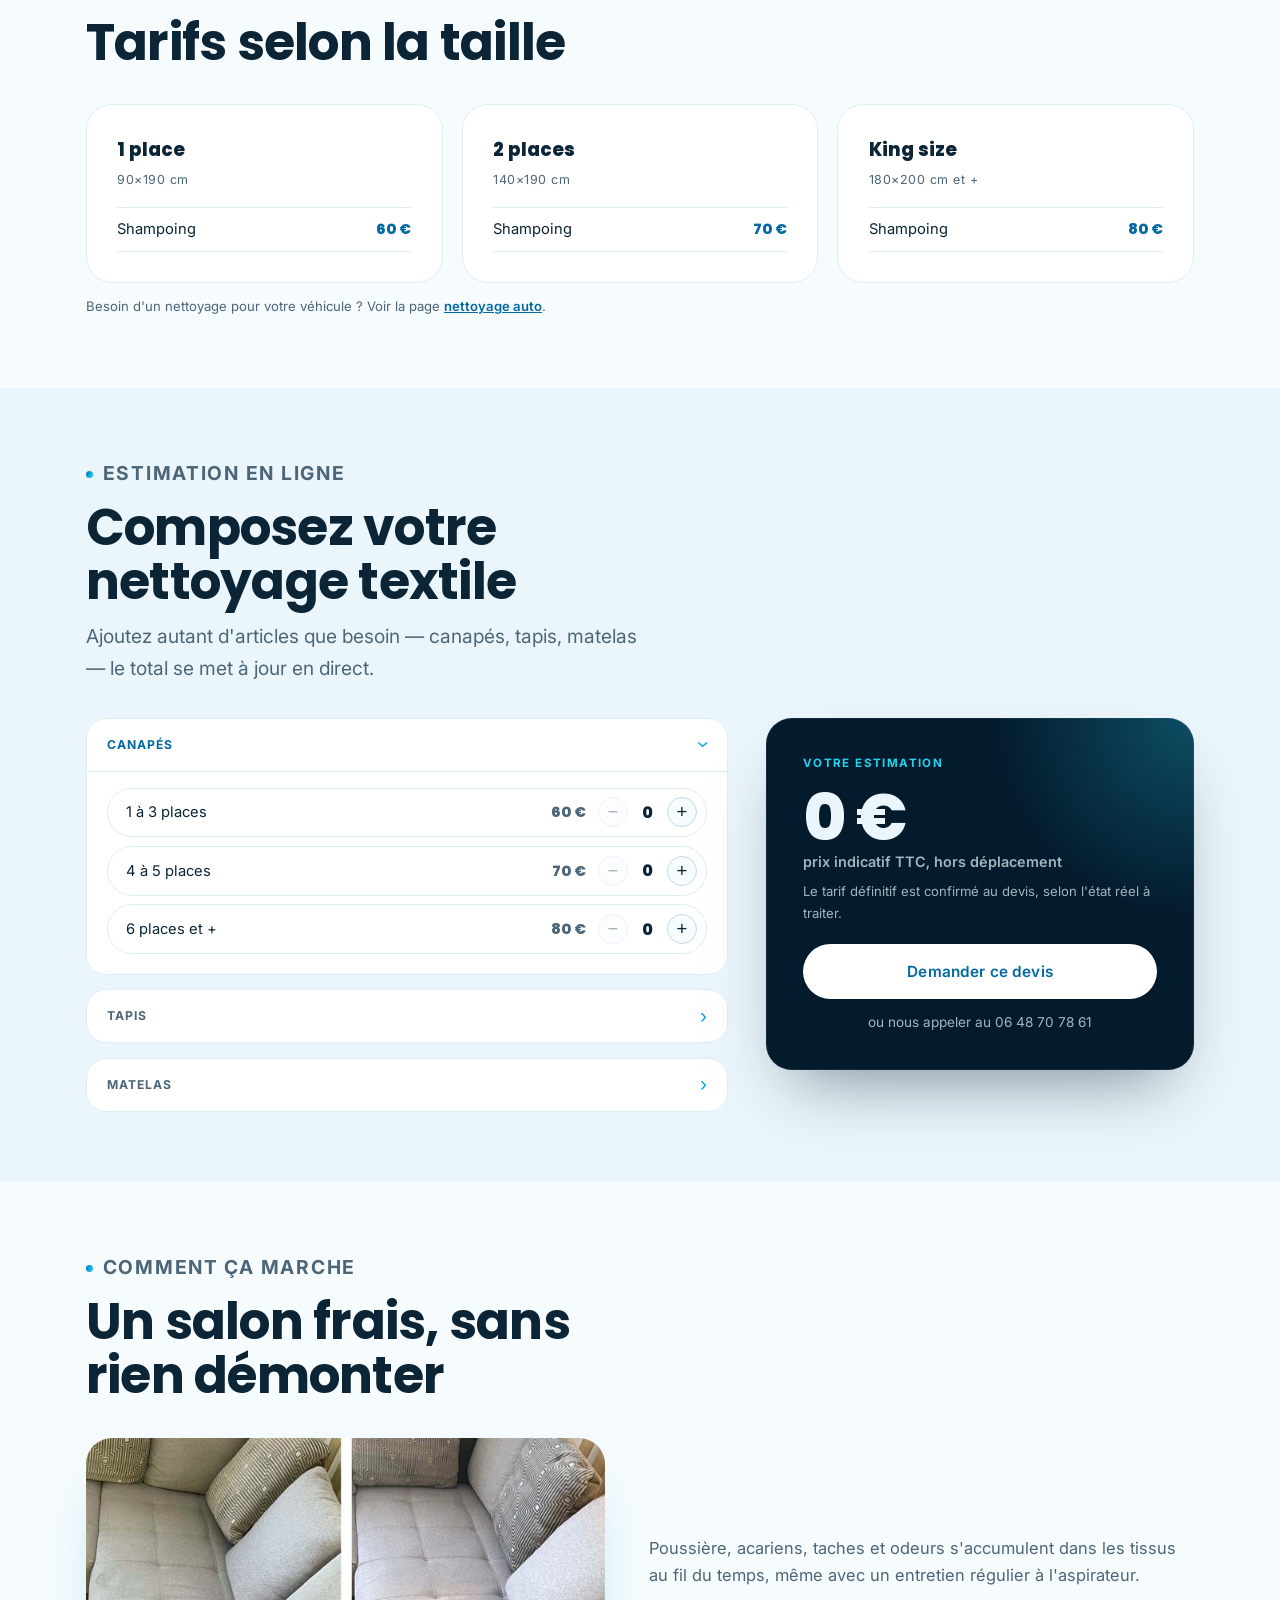
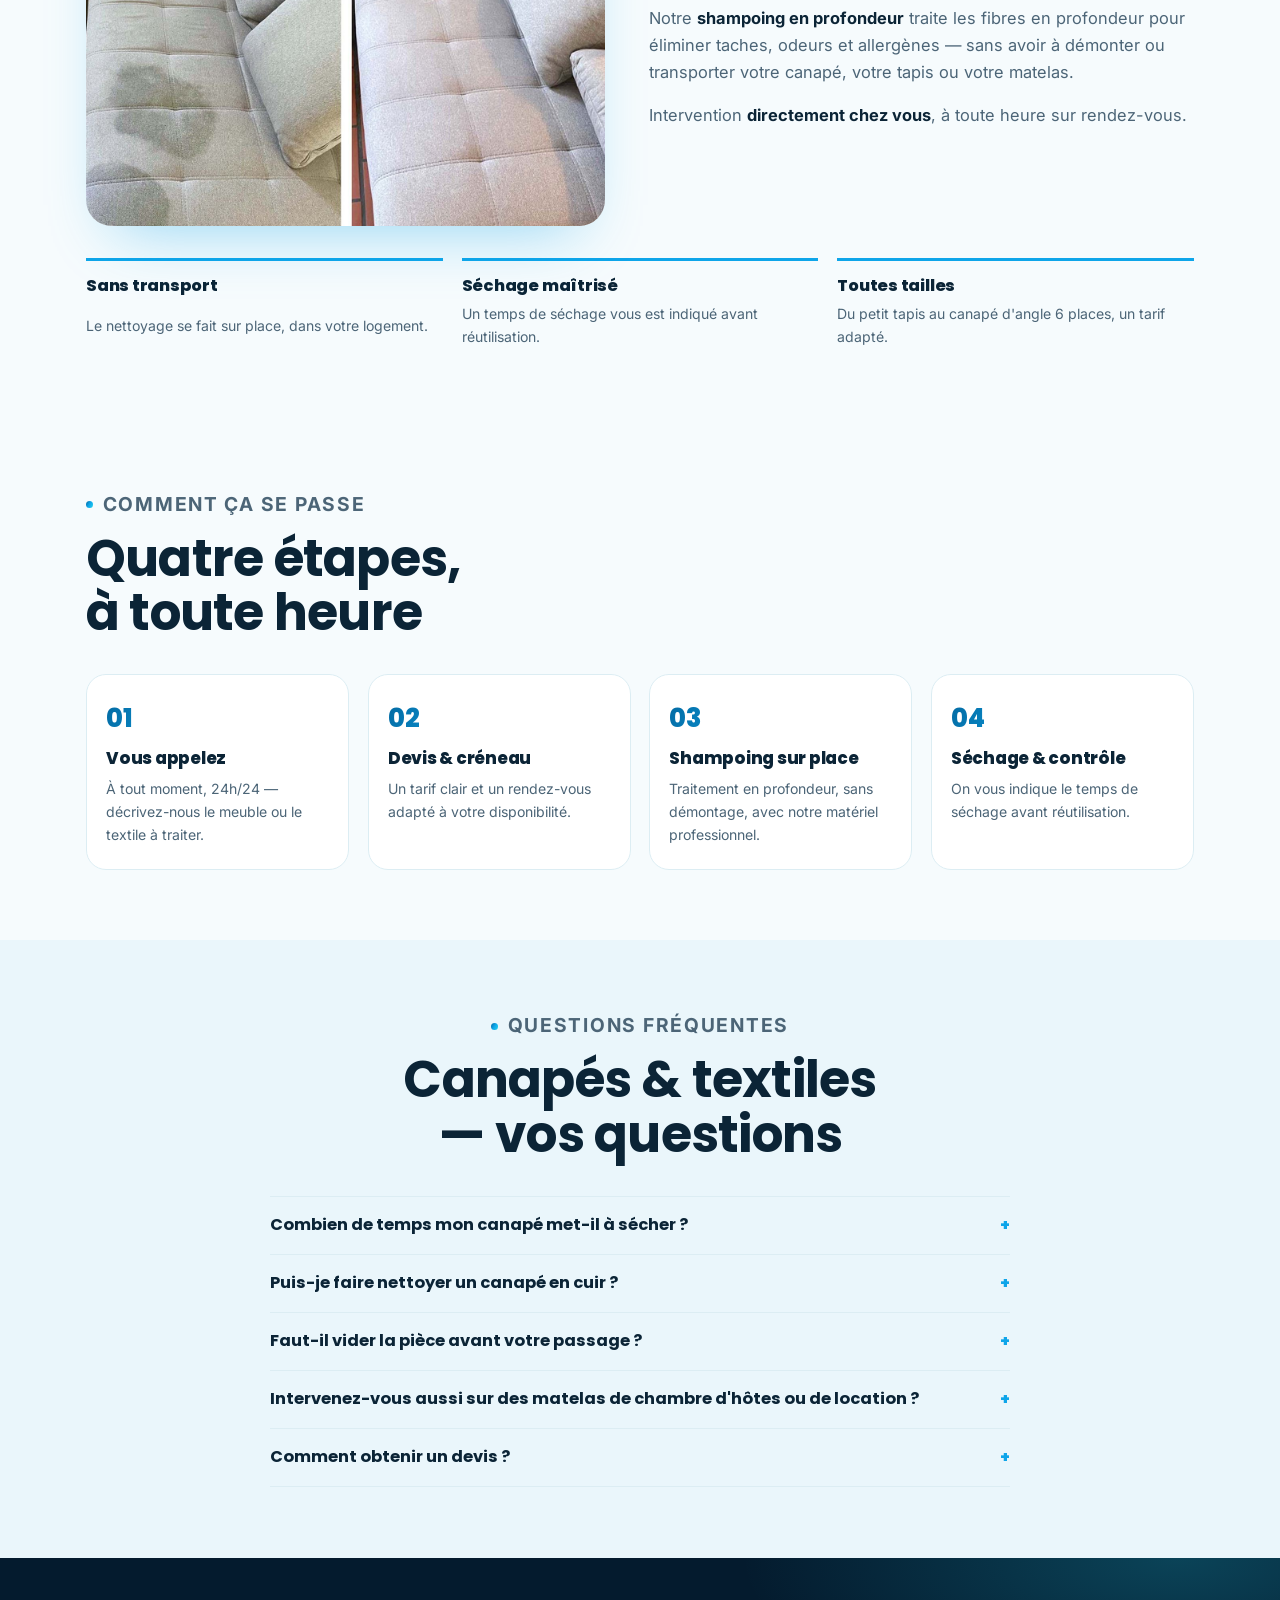
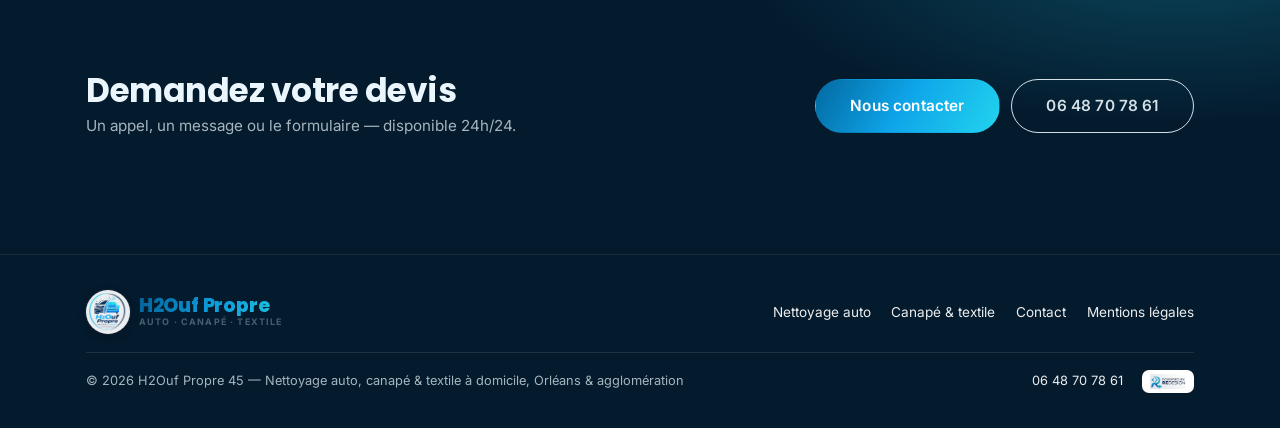
<file: canape-textile.html>
<!doctype html>
<html lang="fr">
<head>
<meta charset="utf-8" />
<meta name="viewport" content="width=device-width, initial-scale=1" />
<title>Canapé, tapis &amp; matelas à domicile | H2Ouf Propre 45</title>
<meta name="description" content="Shampoing en profondeur de vos canapés, tapis et matelas, à domicile sur Orléans et son agglomération. Sans démontage ni transport, intervention 24h/24." />
<link rel="icon" type="image/png" href="assets/favicon.png" />
<link rel="apple-touch-icon" href="assets/apple-touch-icon.png" />
<link rel="canonical" href="https://h2oufpropre45.fr/canape-textile.html" />
<meta property="og:title" content="Nettoyage canapé, tapis &amp; matelas à domicile — H2Ouf Propre 45" />
<meta property="og:description" content="Shampoing en profondeur à domicile, sans démontage ni transport. Canapés dès 60€, tapis dès 30€, matelas dès 60€." />
<meta property="og:type" content="website" />
<meta property="og:image" content="https://h2oufpropre.vercel.app/assets/og-image.jpg?v=2" />
<meta property="og:image:width" content="1200" />
<meta property="og:image:height" content="630" />
<meta name="twitter:card" content="summary_large_image" />
<meta name="twitter:image" content="https://h2oufpropre.vercel.app/assets/og-image.jpg?v=2" />

<script type="application/ld+json">
{
  "@context": "https://schema.org",
  "@type": "Service",
  "serviceType": "Nettoyage de canapés, tapis et matelas à domicile",
  "provider": { "@type": "LocalBusiness", "name": "H2Ouf Propre 45", "telephone": "+33648707861" },
  "areaServed": { "@type": "City", "name": "Orléans" },
  "offers": [
    { "@type": "Offer", "name": "Canapé 1 à 3 places", "price": "60", "priceCurrency": "EUR" },
    { "@type": "Offer", "name": "Tapis petit", "price": "30", "priceCurrency": "EUR" },
    { "@type": "Offer", "name": "Matelas 1 place", "price": "60", "priceCurrency": "EUR" }
  ],
  "aggregateRating": { "@type": "AggregateRating", "ratingValue": "4.9", "reviewCount": "32" }
}
</script>

<script type="application/ld+json">
{
  "@context": "https://schema.org",
  "@type": "FAQPage",
  "mainEntity": [
    {
      "@type": "Question",
      "name": "Combien de temps mon canapé met-il à sécher ?",
      "acceptedAnswer": { "@type": "Answer", "text": "Selon le tissu et l'humidité ambiante, comptez généralement quelques heures. On vous donne une estimation précise le jour de l'intervention." }
    },
    {
      "@type": "Question",
      "name": "Puis-je faire nettoyer un canapé en cuir ?",
      "acceptedAnswer": { "@type": "Answer", "text": "Décrivez-nous la matière au moment du devis : le traitement est adapté selon qu'il s'agit de tissu ou de cuir." }
    },
    {
      "@type": "Question",
      "name": "Faut-il vider la pièce avant votre passage ?",
      "acceptedAnswer": { "@type": "Answer", "text": "Non, il suffit de dégager l'accès direct au meuble ou au textile à traiter." }
    },
    {
      "@type": "Question",
      "name": "Intervenez-vous aussi sur des matelas de chambre d'hôtes ou de location ?",
      "acceptedAnswer": { "@type": "Answer", "text": "Oui, particuliers comme professionnels — appelez-nous pour en discuter, y compris pour plusieurs matelas le même jour." }
    },
    {
      "@type": "Question",
      "name": "Comment obtenir un devis ?",
      "acceptedAnswer": { "@type": "Answer", "text": "Un appel ou un message au 06 48 70 78 61, à toute heure. On vous propose un créneau et un tarif clair avant de venir." }
    }
  ]
}
</script>

<link rel="preconnect" href="https://fonts.googleapis.com" />
<link rel="preconnect" href="https://fonts.gstatic.com" crossorigin />
<link rel="stylesheet" href="https://fonts.googleapis.com/css2?family=Poppins:wght@700;800&family=Inter:wght@400;600;700&display=swap" />
<link rel="stylesheet" href="assets/style.css" />
</head>
<body>

<header class="bar">
  <div class="wrap bar__in">
    <a class="brandmark bar__brand" href="/" aria-label="H2Ouf Propre 45 — accueil">
      <img class="brandmark__icon" src="assets/logo.png" alt="H2Ouf Propre 45" width="64" height="64" />
      <span class="brandmark__type"><b>H2Ouf Propre</b><span>Auto · Canapé · Textile</span></span>
    </a>
    <button class="bar__burger" id="burger" aria-label="Ouvrir le menu" aria-expanded="false" aria-controls="nav"><span></span></button>
    <nav class="bar__nav" id="nav">
      <a href="nettoyage-auto.html">Nettoyage auto</a>
      <a href="canape-textile.html" aria-current="page">Canapé &amp; textile</a>
      <a href="#faq-textile">FAQ</a>
      <a href="contact.html">Contact</a>
    </nav>
    <a class="bar__tel" href="tel:+33648707861">
      <svg viewBox="0 0 24 24" aria-hidden="true"><path d="M6.6 10.8c1.4 2.8 3.8 5.1 6.6 6.6l2.2-2.2c.3-.3.7-.4 1-.2 1.1.4 2.3.6 3.6.6.6 0 1 .4 1 1V20c0 .6-.4 1-1 1C10.6 21 3 13.4 3 4c0-.6.4-1 1-1h3.4c.6 0 1 .4 1 1 0 1.2.2 2.4.6 3.6.1.4 0 .8-.3 1L6.6 10.8z" fill="currentColor"/></svg>
      06 48 70 78 61
    </a>
    <a class="btn bar__cta" href="contact.html">Demander un devis</a>
  </div>
</header>

<main id="top">

  <div class="phero phero--photo">
    <div class="phero__bg"><img src="assets/heros/hero-canape.jpg" alt="Nettoyage en profondeur d'un canapé à domicile" loading="eager" fetchpriority="high" /></div>
    <div class="wrap phero__in">
      <p class="crumb"><a href="/">Accueil</a> <span>›</span> Canapé &amp; textile</p>
      <h1>Canapés, tapis &amp; matelas nettoyés chez vous</h1>
      <p class="phero__lead">Shampoing en profondeur, sans démontage ni transport. Vos textiles retrouvent fraîcheur et propreté, sans quitter votre salon.</p>
      <div class="phero__actions">
        <a class="btn btn--lg" href="#tarifs-textile">Voir les tarifs</a>
        <a class="btn btn--ghost btn--lg" href="tel:+33648707861">06 48 70 78 61</a>
      </div>
    </div>
    <svg class="wave" viewBox="0 0 1440 60" preserveAspectRatio="none" aria-hidden="true"><path style="fill:var(--bg)" d="M0,32 C240,64 480,0 720,16 C960,32 1200,64 1440,32 L1440,60 L0,60 Z"/></svg>
  </div>

  <section id="tarifs-textile">
    <div class="wrap">
      <div class="head reveal">
        <p class="label">Canapés</p>
        <h2>Tarifs selon le nombre de places</h2>
        <p>Prix TTC, hors frais éventuels de déplacement.</p>
      </div>
      <div class="price-grid reveal">
        <div class="price">
          <div class="price__top"><span class="price__name">1 à 3 places</span><span class="price__meta">Canapé standard</span></div>
          <div class="price__rows"><div class="price__row"><span>Shampoing complet</span><b>60 €</b></div></div>
          <div class="price__list"><ul><li>Traitement de toutes les assises et dossiers</li><li>Accoudoirs &amp; coutures</li></ul></div>
        </div>
        <div class="price price--feature">
          <div class="price__top"><span class="price__name">4 à 5 places</span><span class="price__meta">Canapé d'angle, le plus courant</span></div>
          <div class="price__rows"><div class="price__row"><span>Shampoing complet</span><b>70 €</b></div></div>
          <div class="price__list"><ul><li>Toutes les prestations du forfait 1 à 3 places</li><li>Adapté aux canapés d'angle</li></ul></div>
        </div>
        <div class="price">
          <div class="price__top"><span class="price__name">6 places et plus</span><span class="price__meta">Grand séjour</span></div>
          <div class="price__rows"><div class="price__row"><span>Shampoing complet</span><b>80 €</b></div></div>
          <div class="price__list"><ul><li>Toutes les prestations du forfait 4 à 5 places</li><li>Salons modulables &amp; méridiennes</li></ul></div>
        </div>
      </div>

      <div class="head reveal section-gap-lg">
        <p class="label">Tapis</p>
        <h2>Tarifs selon la taille</h2>
      </div>
      <div class="price-grid reveal">
        <div class="price">
          <div class="price__top"><span class="price__name">Petit tapis</span><span class="price__meta">Ex. tapis de couloir</span></div>
          <div class="price__rows"><div class="price__row"><span>Shampoing</span><b>30 €</b></div></div>
        </div>
        <div class="price">
          <div class="price__top"><span class="price__name">Tapis moyen</span><span class="price__meta">Ex. tapis de salon</span></div>
          <div class="price__rows"><div class="price__row"><span>Shampoing</span><b>40 €</b></div></div>
        </div>
        <div class="price">
          <div class="price__top"><span class="price__name">Grand tapis</span><span class="price__meta">Ex. tapis de séjour XL</span></div>
          <div class="price__rows"><div class="price__row"><span>Shampoing</span><b>50 €</b></div></div>
        </div>
      </div>

      <div class="head reveal section-gap-lg">
        <p class="label">Matelas</p>
        <h2>Tarifs selon la taille</h2>
      </div>
      <div class="price-grid reveal">
        <div class="price">
          <div class="price__top"><span class="price__name">1 place</span><span class="price__meta">90×190 cm</span></div>
          <div class="price__rows"><div class="price__row"><span>Shampoing</span><b>60 €</b></div></div>
        </div>
        <div class="price">
          <div class="price__top"><span class="price__name">2 places</span><span class="price__meta">140×190 cm</span></div>
          <div class="price__rows"><div class="price__row"><span>Shampoing</span><b>70 €</b></div></div>
        </div>
        <div class="price">
          <div class="price__top"><span class="price__name">King size</span><span class="price__meta">180×200 cm et +</span></div>
          <div class="price__rows"><div class="price__row"><span>Shampoing</span><b>80 €</b></div></div>
        </div>
      </div>
      <p class="price-note">Besoin d'un nettoyage pour votre véhicule ? Voir la page <a href="nettoyage-auto.html" class="link-accent">nettoyage auto</a>.</p>
    </div>
  </section>

  <section id="estimation-textile" class="sec--alt">
    <div class="wrap">
      <div class="head reveal">
        <p class="label">Estimation en ligne</p>
        <h2>Composez votre nettoyage textile</h2>
        <p>Ajoutez autant d'articles que besoin — canapés, tapis, matelas — le total se met à jour en direct.</p>
      </div>
      <form class="estim reveal" id="estimTextile">
        <div class="estim__fields">
          <fieldset class="estim__group is-open">
            <legend class="sr-only">Canapés</legend>
            <div class="estim__ghead" role="button" tabindex="0" aria-expanded="true" aria-controls="estimCanapeBody">
              <span class="estim__gtitle">Canapés</span>
              <span class="estim__gsummary"></span>
              <span class="estim__gchev" aria-hidden="true">›</span>
            </div>
            <div class="estim__gbody" id="estimCanapeBody">
              <div class="qty" data-price="60">
                <span class="qty__label">1 à 3 places<b>60 €</b></span>
                <div class="qty__ctrl">
                  <button type="button" class="qty__btn" data-action="dec" aria-label="Diminuer la quantité">−</button>
                  <output class="qty__value">0</output>
                  <button type="button" class="qty__btn" data-action="inc" aria-label="Augmenter la quantité">+</button>
                </div>
              </div>
              <div class="qty" data-price="70">
                <span class="qty__label">4 à 5 places<b>70 €</b></span>
                <div class="qty__ctrl">
                  <button type="button" class="qty__btn" data-action="dec" aria-label="Diminuer la quantité">−</button>
                  <output class="qty__value">0</output>
                  <button type="button" class="qty__btn" data-action="inc" aria-label="Augmenter la quantité">+</button>
                </div>
              </div>
              <div class="qty" data-price="80">
                <span class="qty__label">6 places et +<b>80 €</b></span>
                <div class="qty__ctrl">
                  <button type="button" class="qty__btn" data-action="dec" aria-label="Diminuer la quantité">−</button>
                  <output class="qty__value">0</output>
                  <button type="button" class="qty__btn" data-action="inc" aria-label="Augmenter la quantité">+</button>
                </div>
              </div>
            </div>
          </fieldset>
          <fieldset class="estim__group">
            <legend class="sr-only">Tapis</legend>
            <div class="estim__ghead" role="button" tabindex="0" aria-expanded="false" aria-controls="estimTapisBody">
              <span class="estim__gtitle">Tapis</span>
              <span class="estim__gsummary"></span>
              <span class="estim__gchev" aria-hidden="true">›</span>
            </div>
            <div class="estim__gbody" id="estimTapisBody">
              <div class="qty" data-price="30">
                <span class="qty__label">Petit tapis<b>30 €</b></span>
                <div class="qty__ctrl">
                  <button type="button" class="qty__btn" data-action="dec" aria-label="Diminuer la quantité">−</button>
                  <output class="qty__value">0</output>
                  <button type="button" class="qty__btn" data-action="inc" aria-label="Augmenter la quantité">+</button>
                </div>
              </div>
              <div class="qty" data-price="40">
                <span class="qty__label">Tapis moyen<b>40 €</b></span>
                <div class="qty__ctrl">
                  <button type="button" class="qty__btn" data-action="dec" aria-label="Diminuer la quantité">−</button>
                  <output class="qty__value">0</output>
                  <button type="button" class="qty__btn" data-action="inc" aria-label="Augmenter la quantité">+</button>
                </div>
              </div>
              <div class="qty" data-price="50">
                <span class="qty__label">Grand tapis<b>50 €</b></span>
                <div class="qty__ctrl">
                  <button type="button" class="qty__btn" data-action="dec" aria-label="Diminuer la quantité">−</button>
                  <output class="qty__value">0</output>
                  <button type="button" class="qty__btn" data-action="inc" aria-label="Augmenter la quantité">+</button>
                </div>
              </div>
            </div>
          </fieldset>
          <fieldset class="estim__group">
            <legend class="sr-only">Matelas</legend>
            <div class="estim__ghead" role="button" tabindex="0" aria-expanded="false" aria-controls="estimMatelasBody">
              <span class="estim__gtitle">Matelas</span>
              <span class="estim__gsummary"></span>
              <span class="estim__gchev" aria-hidden="true">›</span>
            </div>
            <div class="estim__gbody" id="estimMatelasBody">
              <div class="qty" data-price="60">
                <span class="qty__label">1 place<b>60 €</b></span>
                <div class="qty__ctrl">
                  <button type="button" class="qty__btn" data-action="dec" aria-label="Diminuer la quantité">−</button>
                  <output class="qty__value">0</output>
                  <button type="button" class="qty__btn" data-action="inc" aria-label="Augmenter la quantité">+</button>
                </div>
              </div>
              <div class="qty" data-price="70">
                <span class="qty__label">2 places<b>70 €</b></span>
                <div class="qty__ctrl">
                  <button type="button" class="qty__btn" data-action="dec" aria-label="Diminuer la quantité">−</button>
                  <output class="qty__value">0</output>
                  <button type="button" class="qty__btn" data-action="inc" aria-label="Augmenter la quantité">+</button>
                </div>
              </div>
              <div class="qty" data-price="80">
                <span class="qty__label">King size<b>80 €</b></span>
                <div class="qty__ctrl">
                  <button type="button" class="qty__btn" data-action="dec" aria-label="Diminuer la quantité">−</button>
                  <output class="qty__value">0</output>
                  <button type="button" class="qty__btn" data-action="inc" aria-label="Augmenter la quantité">+</button>
                </div>
              </div>
            </div>
          </fieldset>
        </div>
        <aside class="estim__result">
          <p class="estim__rlabel">Votre estimation</p>
          <p class="estim__price"><span id="estimTextilePrice">0</span> €<small>prix indicatif TTC, hors déplacement</small></p>
          <p class="estim__note">Le tarif définitif est confirmé au devis, selon l'état réel à traiter.</p>
          <a class="btn btn--lg" id="estimTextileCta" href="contact.html">Demander ce devis</a>
          <a class="estim__tel" href="tel:+33648707861">ou nous appeler au 06 48 70 78 61</a>
        </aside>
      </form>
    </div>
  </section>

  <section>
    <div class="wrap">
      <div class="head reveal">
        <p class="label">Comment ça marche</p>
        <h2>Un salon frais, sans rien démonter</h2>
      </div>
      <div class="why reveal">
        <div class="why__panel why__panel--photo">
          <img src="assets/realisations/canape-avant-apres.jpg" alt="Canapé avant/après shampoing en profondeur — tache disparue" width="1300" height="1078" loading="lazy" />
        </div>
        <div class="why__text">
          <p>Poussière, acariens, taches et odeurs s'accumulent dans les tissus au fil du temps, même avec un entretien régulier à l'aspirateur.</p>
          <p>Notre <strong>shampoing en profondeur</strong> traite les fibres en profondeur pour éliminer taches, odeurs et allergènes — sans avoir à démonter ou transporter votre canapé, votre tapis ou votre matelas.</p>
          <p>Intervention <strong>directement chez vous</strong>, à toute heure sur rendez-vous.</p>
        </div>
      </div>
      <div class="guarantees reveal">
        <div class="g"><h3>Sans transport</h3><p>Le nettoyage se fait sur place, dans votre logement.</p></div>
        <div class="g"><h3>Séchage maîtrisé</h3><p>Un temps de séchage vous est indiqué avant réutilisation.</p></div>
        <div class="g"><h3>Toutes tailles</h3><p>Du petit tapis au canapé d'angle 6 places, un tarif adapté.</p></div>
      </div>
    </div>
  </section>

  <section id="process">
    <div class="wrap">
      <div class="head reveal">
        <p class="label">Comment ça se passe</p>
        <h2>Quatre étapes, à toute heure</h2>
      </div>
      <div class="steps reveal">
        <div class="step"><h3>Vous appelez</h3><p>À tout moment, 24h/24 — décrivez-nous le meuble ou le textile à traiter.</p></div>
        <div class="step"><h3>Devis &amp; créneau</h3><p>Un tarif clair et un rendez-vous adapté à votre disponibilité.</p></div>
        <div class="step"><h3>Shampoing sur place</h3><p>Traitement en profondeur, sans démontage, avec notre matériel professionnel.</p></div>
        <div class="step"><h3>Séchage &amp; contrôle</h3><p>On vous indique le temps de séchage avant réutilisation.</p></div>
      </div>
    </div>
  </section>

  <section class="sec--alt" id="faq-textile">
    <div class="wrap">
      <div class="head head--center reveal">
        <p class="label">Questions fréquentes</p>
        <h2>Canapés &amp; textiles — vos questions</h2>
      </div>
      <div class="faq faq--center reveal">
        <details>
          <summary>Combien de temps mon canapé met-il à sécher ?</summary>
          <p>Selon le tissu et l'humidité ambiante, comptez généralement quelques heures. On vous donne une estimation précise le jour de l'intervention.</p>
        </details>
        <details>
          <summary>Puis-je faire nettoyer un canapé en cuir ?</summary>
          <p>Décrivez-nous la matière au moment du devis : le traitement est adapté selon qu'il s'agit de tissu ou de cuir.</p>
        </details>
        <details>
          <summary>Faut-il vider la pièce avant votre passage ?</summary>
          <p>Non, il suffit de dégager l'accès direct au meuble ou au textile à traiter.</p>
        </details>
        <details>
          <summary>Intervenez-vous aussi sur des matelas de chambre d'hôtes ou de location ?</summary>
          <p>Oui, particuliers comme professionnels — appelez-nous pour en discuter, y compris pour plusieurs matelas le même jour.</p>
        </details>
        <details>
          <summary>Comment obtenir un devis ?</summary>
          <p>Un appel ou un message au 06 48 70 78 61, à toute heure. On vous propose un créneau et un tarif clair avant de venir.</p>
        </details>
      </div>
    </div>
  </section>

  <section class="cta-band">
    <div class="wrap cta-band__in">
      <div>
        <h2>Demandez votre devis</h2>
        <p>Un appel, un message ou le formulaire — disponible 24h/24.</p>
      </div>
      <div class="cta-band__actions">
        <a class="btn btn--lg" href="contact.html">Nous contacter</a>
        <a class="btn btn--ghost btn--lg" href="tel:+33648707861">06 48 70 78 61</a>
      </div>
    </div>
  </section>

</main>

<footer>
  <div class="wrap foot">
    <div class="foot__top">
      <a class="brandmark" href="/" aria-label="H2Ouf Propre 45 — accueil">
        <img class="brandmark__icon" src="assets/logo.png" alt="H2Ouf Propre 45" width="64" height="64" />
        <span class="brandmark__type"><b>H2Ouf Propre</b><span>Auto · Canapé · Textile</span></span>
      </a>
      <nav class="foot__nav">
        <a href="nettoyage-auto.html">Nettoyage auto</a>
        <a href="canape-textile.html">Canapé &amp; textile</a>
        <a href="contact.html">Contact</a>
        <a href="mentions-legales.html">Mentions légales</a>
      </nav>
    </div>
    <div class="foot__bottom">
      <span>© 2026 H2Ouf Propre 45 — Nettoyage auto, canapé &amp; textile à domicile, Orléans &amp; agglomération</span>
      <div class="foot__bottom-right">
        <a href="tel:+33648707861">06 48 70 78 61</a>
        <span class="foot__credit"><img src="assets/redesign-logo.jpg" alt="Powered by Redesign" width="200" height="84" loading="lazy" /></span>
      </div>
    </div>
  </div>
</footer>

<a class="call-fab" href="tel:+33648707861" aria-label="Appeler H2Ouf Propre 45 au 06 48 70 78 61"><svg viewBox="0 0 24 24" aria-hidden="true"><path d="M6.6 10.8c1.4 2.8 3.8 5.1 6.6 6.6l2.2-2.2c.3-.3.7-.4 1-.2 1.1.4 2.3.6 3.6.6.6 0 1 .4 1 1V20c0 .6-.4 1-1 1C10.6 21 3 13.4 3 4c0-.6.4-1 1-1h3.4c.6 0 1 .4 1 1 0 1.2.2 2.4.6 3.6.1.4 0 .8-.3 1L6.6 10.8z"/></svg>Appeler</a>

<script src="assets/app.js" defer></script>

</body>
</html>
</file>
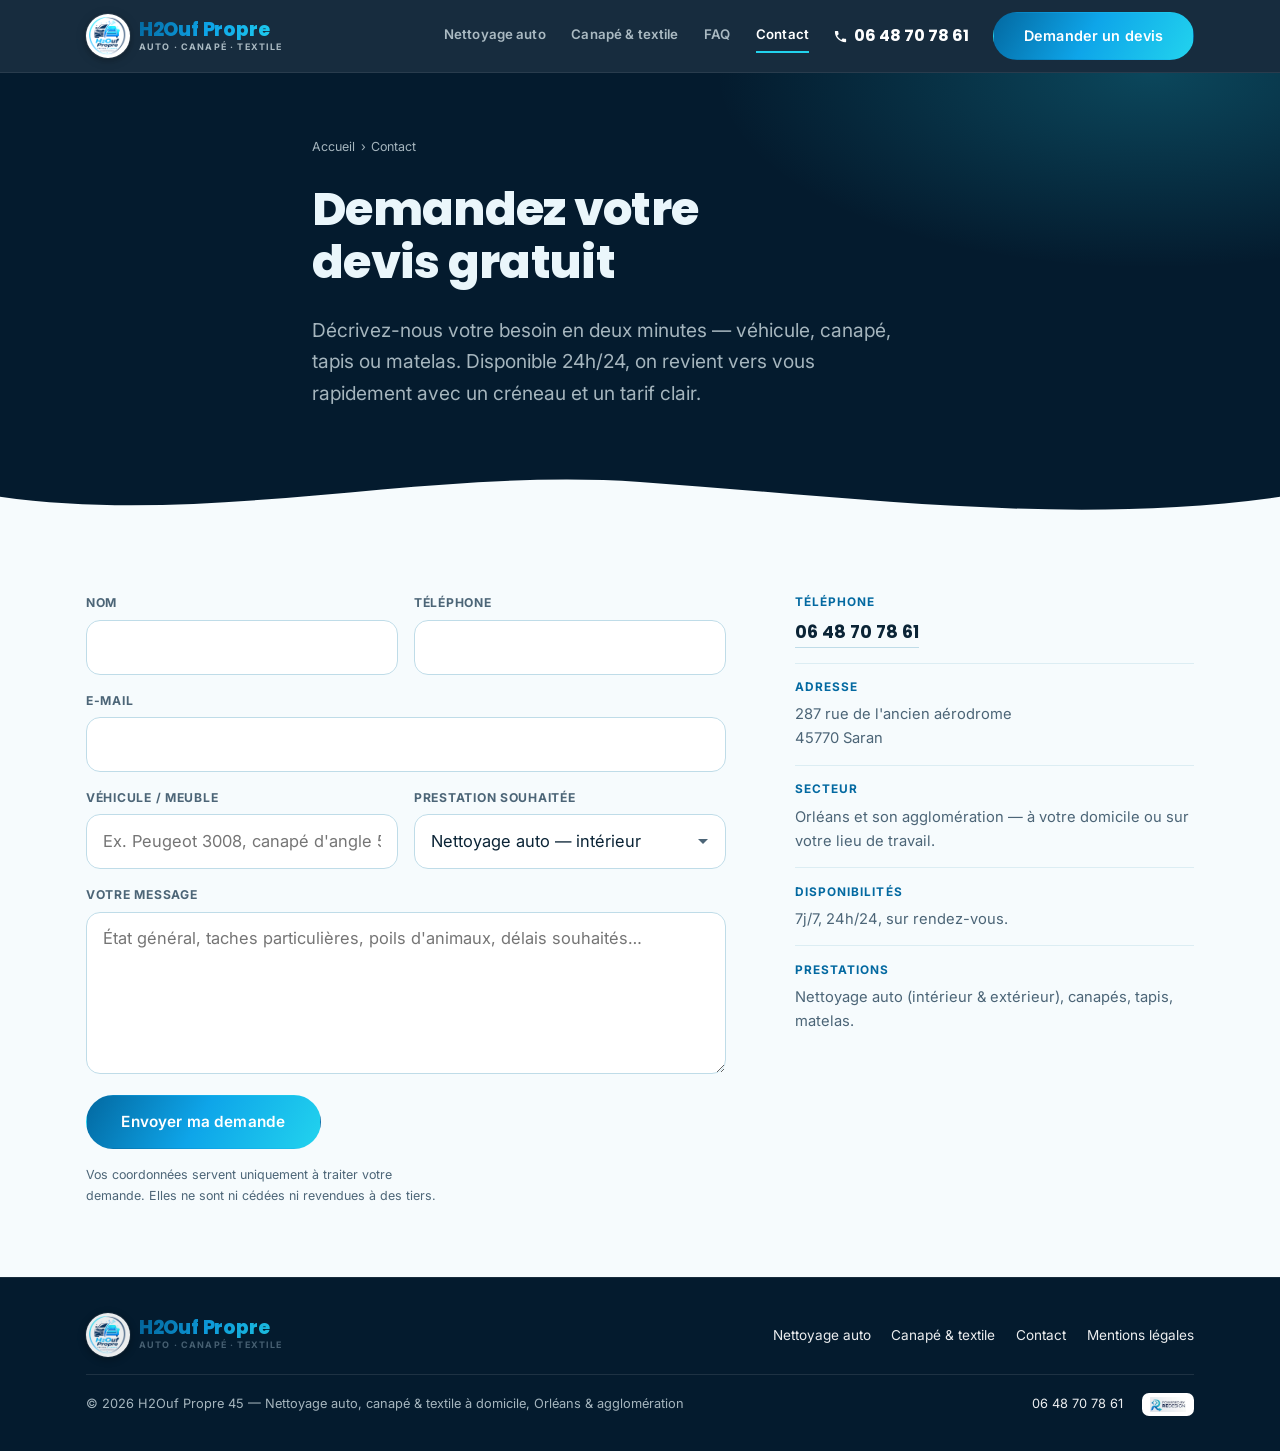
<file: contact.html>
<!doctype html>
<html lang="fr">
<head>
<meta charset="utf-8" />
<meta name="viewport" content="width=device-width, initial-scale=1" />
<title>Contact &amp; devis gratuit — Orléans | H2Ouf Propre 45</title>
<meta name="description" content="Demandez votre devis gratuit à H2Ouf Propre 45 : nettoyage auto, canapé, tapis et matelas à domicile sur Orléans et son agglomération. Disponible 24h/24." />
<link rel="icon" type="image/png" href="assets/favicon.png" />
<link rel="apple-touch-icon" href="assets/apple-touch-icon.png" />
<link rel="canonical" href="https://h2oufpropre45.fr/contact.html" />
<meta property="og:title" content="Contact &amp; devis — H2Ouf Propre 45" />
<meta property="og:description" content="Devis gratuit sur Orléans, disponible 24h/24 : formulaire, téléphone. Auto, canapé, tapis, matelas." />
<meta property="og:type" content="website" />
<meta property="og:image" content="https://h2oufpropre.vercel.app/assets/og-image.jpg?v=2" />
<meta property="og:image:width" content="1200" />
<meta property="og:image:height" content="630" />
<meta name="twitter:card" content="summary_large_image" />
<meta name="twitter:image" content="https://h2oufpropre.vercel.app/assets/og-image.jpg?v=2" />

<script type="application/ld+json">
{
  "@context": "https://schema.org",
  "@type": "ContactPage",
  "name": "Contact H2Ouf Propre 45",
  "url": "https://h2oufpropre45.fr/contact.html",
  "about": {
    "@type": "LocalBusiness",
    "name": "H2Ouf Propre 45",
    "telephone": "+33648707861",
    "areaServed": { "@type": "City", "name": "Orléans" },
    "address": { "@type": "PostalAddress", "streetAddress": "287 rue de l'ancien aérodrome", "addressLocality": "Saran", "postalCode": "45770", "addressRegion": "Loiret", "addressCountry": "FR" }
  }
}
</script>

<link rel="preconnect" href="https://fonts.googleapis.com" />
<link rel="preconnect" href="https://fonts.gstatic.com" crossorigin />
<link rel="stylesheet" href="https://fonts.googleapis.com/css2?family=Poppins:wght@700;800&family=Inter:wght@400;600;700&display=swap" />
<link rel="stylesheet" href="assets/style.css" />
</head>
<body>

<header class="bar">
  <div class="wrap bar__in">
    <a class="brandmark bar__brand" href="/" aria-label="H2Ouf Propre 45 — accueil">
      <img class="brandmark__icon" src="assets/logo.png" alt="H2Ouf Propre 45" width="64" height="64" />
      <span class="brandmark__type"><b>H2Ouf Propre</b><span>Auto · Canapé · Textile</span></span>
    </a>
    <button class="bar__burger" id="burger" aria-label="Ouvrir le menu" aria-expanded="false" aria-controls="nav"><span></span></button>
    <nav class="bar__nav" id="nav">
      <a href="nettoyage-auto.html">Nettoyage auto</a>
      <a href="canape-textile.html">Canapé &amp; textile</a>
      <a href="/#faq">FAQ</a>
      <a href="contact.html" aria-current="page">Contact</a>
    </nav>
    <a class="bar__tel" href="tel:+33648707861">
      <svg viewBox="0 0 24 24" aria-hidden="true"><path d="M6.6 10.8c1.4 2.8 3.8 5.1 6.6 6.6l2.2-2.2c.3-.3.7-.4 1-.2 1.1.4 2.3.6 3.6.6.6 0 1 .4 1 1V20c0 .6-.4 1-1 1C10.6 21 3 13.4 3 4c0-.6.4-1 1-1h3.4c.6 0 1 .4 1 1 0 1.2.2 2.4.6 3.6.1.4 0 .8-.3 1L6.6 10.8z" fill="currentColor"/></svg>
      06 48 70 78 61
    </a>
    <a class="btn bar__cta" href="#formulaire">Demander un devis</a>
  </div>
</header>

<main id="top">

  <div class="phero">
    <div class="wrap phero__in">
      <p class="crumb"><a href="/">Accueil</a> <span>›</span> Contact</p>
      <h1>Demandez votre devis gratuit</h1>
      <p class="phero__lead">Décrivez-nous votre besoin en deux minutes — véhicule, canapé, tapis ou matelas. Disponible 24h/24, on revient vers vous rapidement avec un créneau et un tarif clair.</p>
    </div>
    <svg class="wave" viewBox="0 0 1440 60" preserveAspectRatio="none" aria-hidden="true"><path style="fill:var(--bg)" d="M0,32 C240,64 480,0 720,16 C960,32 1200,64 1440,32 L1440,60 L0,60 Z"/></svg>
  </div>

  <section id="formulaire">
    <div class="wrap contact-grid">

      <form class="cform reveal" id="cform" method="POST" action="https://api.web3forms.com/submit">
        <input type="hidden" name="access_key" value="VOTRE_CLE_WEB3FORMS" />
        <input type="hidden" name="subject" value="Nouvelle demande de devis — h2oufpropre45.fr" />
        <input type="hidden" name="from_name" value="Site H2Ouf Propre 45" />
        <input type="checkbox" name="botcheck" class="cform__hp" tabindex="-1" autocomplete="off" aria-hidden="true" />

        <div class="cform__row">
          <label class="field"><span>Nom</span><input type="text" name="nom" required autocomplete="name" /></label>
          <label class="field"><span>Téléphone</span><input type="tel" name="telephone" required autocomplete="tel" /></label>
        </div>

        <label class="field"><span>E-mail</span><input type="email" name="email" autocomplete="email" /></label>

        <div class="cform__row">
          <label class="field"><span>Véhicule / meuble</span><input type="text" name="objet" placeholder="Ex. Peugeot 3008, canapé d'angle 5 places" /></label>
          <label class="field"><span>Prestation souhaitée</span>
            <select name="prestation">
              <option>Nettoyage auto — intérieur</option>
              <option>Nettoyage auto — intérieur + extérieur</option>
              <option>Canapé</option>
              <option>Tapis</option>
              <option>Matelas</option>
              <option>Plusieurs prestations / je ne sais pas</option>
            </select>
          </label>
        </div>

        <label class="field"><span>Votre message</span><textarea name="message" rows="5" placeholder="État général, taches particulières, poils d'animaux, délais souhaités…"></textarea></label>

        <button class="btn btn--lg" type="submit">Envoyer ma demande</button>
        <p class="cform__status" id="cformStatus" role="status" aria-live="polite"></p>
        <p class="cform__legal">Vos coordonnées servent uniquement à traiter votre demande. Elles ne sont ni cédées ni revendues à des tiers.</p>
      </form>

      <aside class="contact-side reveal">
        <div class="cs">
          <span class="k">Téléphone</span>
          <a class="cs__v" href="tel:+33648707861">06 48 70 78 61</a>
        </div>
        <div class="cs">
          <span class="k">Adresse</span>
          <p>287 rue de l'ancien aérodrome<br />45770 Saran</p>
        </div>
        <div class="cs">
          <span class="k">Secteur</span>
          <p>Orléans et son agglomération — à votre domicile ou sur votre lieu de travail.</p>
        </div>
        <div class="cs">
          <span class="k">Disponibilités</span>
          <p>7j/7, 24h/24, sur rendez-vous.</p>
        </div>
        <div class="cs">
          <span class="k">Prestations</span>
          <p>Nettoyage auto (intérieur &amp; extérieur), canapés, tapis, matelas.</p>
        </div>
      </aside>

    </div>
  </section>

</main>

<footer>
  <div class="wrap foot">
    <div class="foot__top">
      <a class="brandmark" href="/" aria-label="H2Ouf Propre 45 — accueil">
        <img class="brandmark__icon" src="assets/logo.png" alt="H2Ouf Propre 45" width="64" height="64" />
        <span class="brandmark__type"><b>H2Ouf Propre</b><span>Auto · Canapé · Textile</span></span>
      </a>
      <nav class="foot__nav">
        <a href="nettoyage-auto.html">Nettoyage auto</a>
        <a href="canape-textile.html">Canapé &amp; textile</a>
        <a href="contact.html">Contact</a>
        <a href="mentions-legales.html">Mentions légales</a>
      </nav>
    </div>
    <div class="foot__bottom">
      <span>© 2026 H2Ouf Propre 45 — Nettoyage auto, canapé &amp; textile à domicile, Orléans &amp; agglomération</span>
      <div class="foot__bottom-right">
        <a href="tel:+33648707861">06 48 70 78 61</a>
        <span class="foot__credit"><img src="assets/redesign-logo.jpg" alt="Powered by Redesign" width="200" height="84" loading="lazy" /></span>
      </div>
    </div>
  </div>
</footer>

<a class="call-fab" href="tel:+33648707861" aria-label="Appeler H2Ouf Propre 45 au 06 48 70 78 61"><svg viewBox="0 0 24 24" aria-hidden="true"><path d="M6.6 10.8c1.4 2.8 3.8 5.1 6.6 6.6l2.2-2.2c.3-.3.7-.4 1-.2 1.1.4 2.3.6 3.6.6.6 0 1 .4 1 1V20c0 .6-.4 1-1 1C10.6 21 3 13.4 3 4c0-.6.4-1 1-1h3.4c.6 0 1 .4 1 1 0 1.2.2 2.4.6 3.6.1.4 0 .8-.3 1L6.6 10.8z"/></svg>Appeler</a>

<script src="assets/app.js" defer></script>

</body>
</html>
</file>
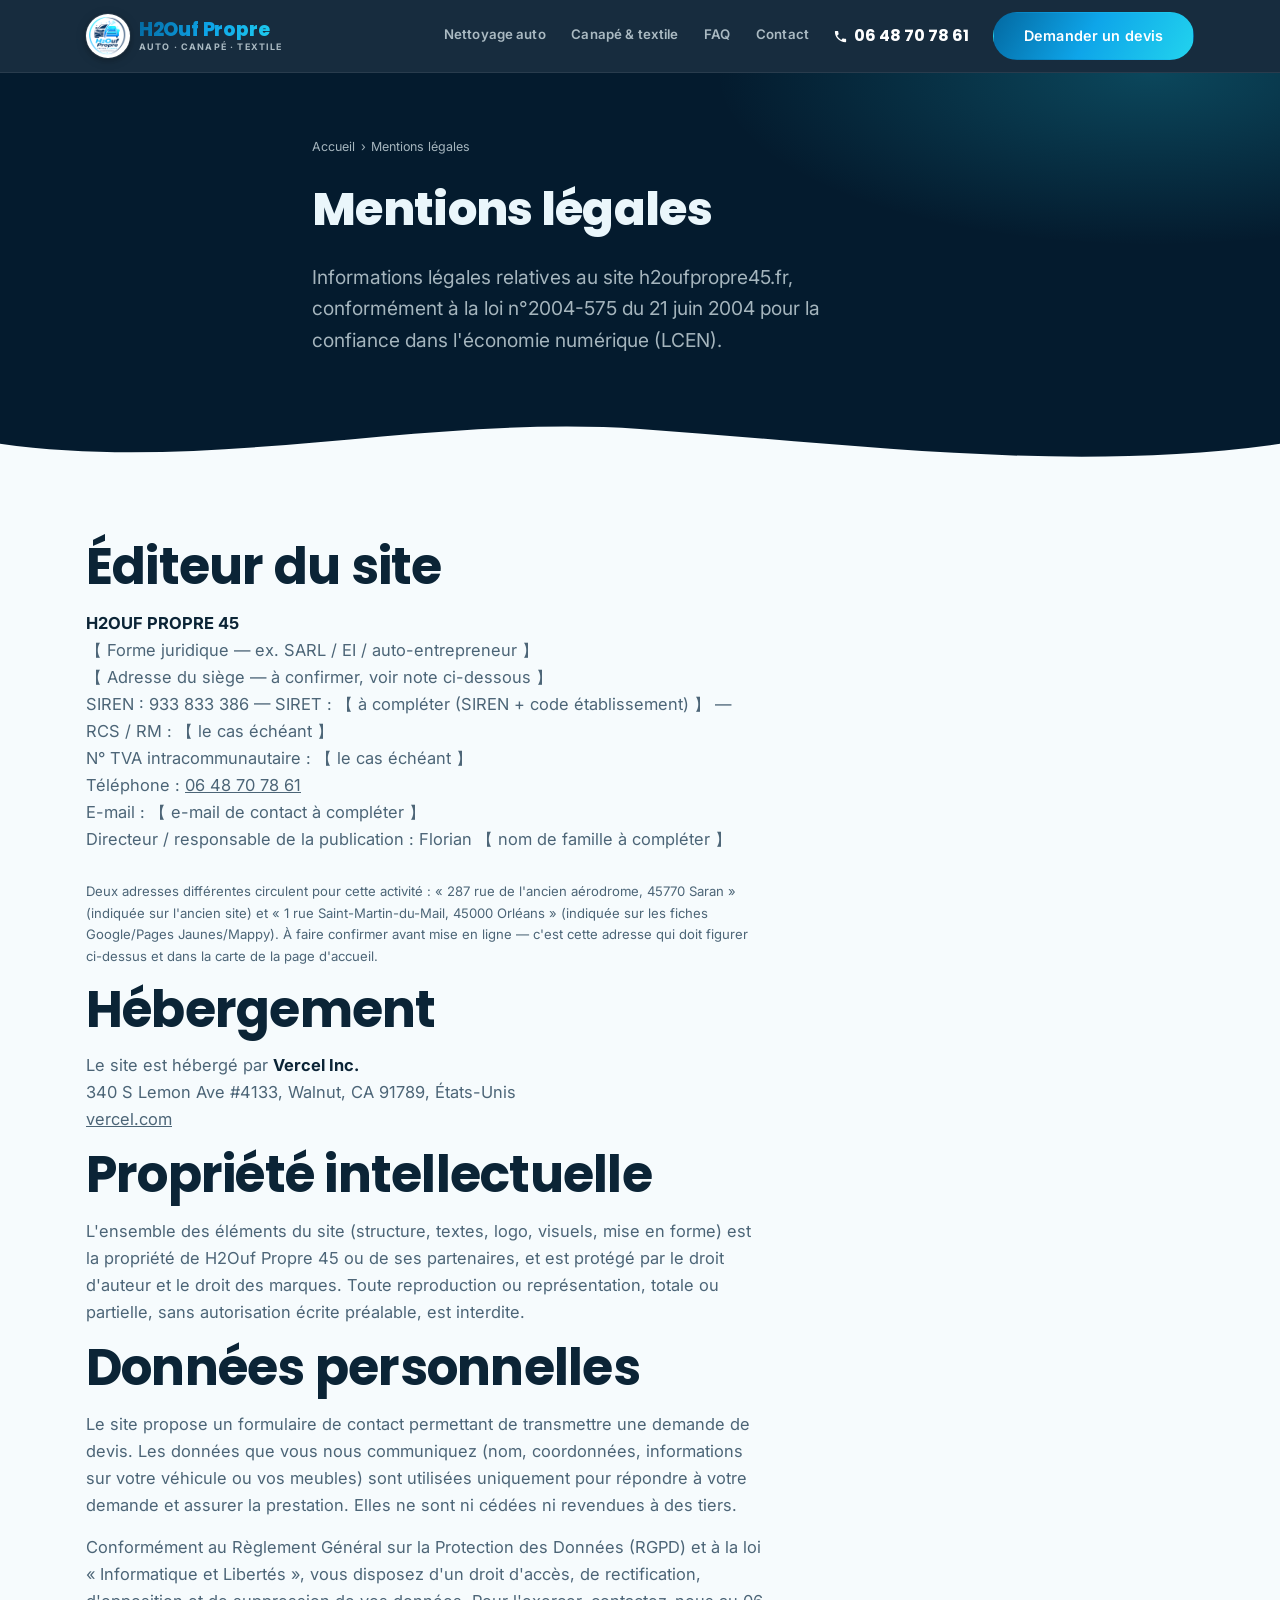
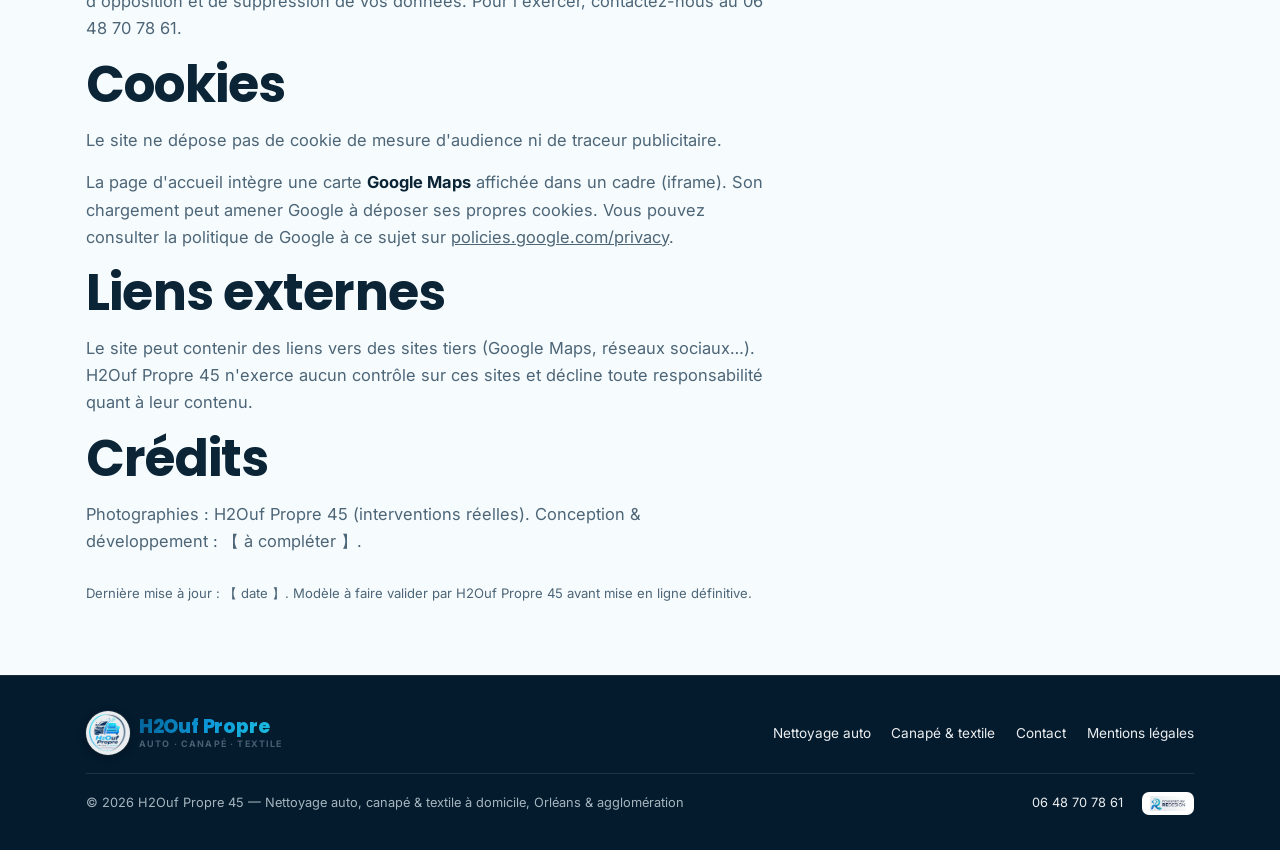
<file: mentions-legales.html>
<!doctype html>
<html lang="fr">
<head>
<meta charset="utf-8" />
<meta name="viewport" content="width=device-width, initial-scale=1" />
<title>Mentions légales | H2Ouf Propre 45</title>
<meta name="description" content="Mentions légales du site H2Ouf Propre 45 — nettoyage auto, canapé et textile à domicile sur Orléans." />
<meta name="robots" content="noindex, follow" />
<link rel="icon" type="image/png" href="assets/favicon.png" />
<link rel="apple-touch-icon" href="assets/apple-touch-icon.png" />
<link rel="canonical" href="https://h2oufpropre45.fr/mentions-legales.html" />

<link rel="preconnect" href="https://fonts.googleapis.com" />
<link rel="preconnect" href="https://fonts.gstatic.com" crossorigin />
<link rel="stylesheet" href="https://fonts.googleapis.com/css2?family=Poppins:wght@700;800&family=Inter:wght@400;600;700&display=swap" />
<link rel="stylesheet" href="assets/style.css" />
</head>
<body>

<header class="bar">
  <div class="wrap bar__in">
    <a class="brandmark bar__brand" href="/" aria-label="H2Ouf Propre 45 — accueil">
      <img class="brandmark__icon" src="assets/logo.png" alt="H2Ouf Propre 45" width="64" height="64" />
      <span class="brandmark__type"><b>H2Ouf Propre</b><span>Auto · Canapé · Textile</span></span>
    </a>
    <button class="bar__burger" id="burger" aria-label="Ouvrir le menu" aria-expanded="false" aria-controls="nav"><span></span></button>
    <nav class="bar__nav" id="nav">
      <a href="nettoyage-auto.html">Nettoyage auto</a>
      <a href="canape-textile.html">Canapé &amp; textile</a>
      <a href="/#faq">FAQ</a>
      <a href="contact.html">Contact</a>
    </nav>
    <a class="bar__tel" href="tel:+33648707861">
      <svg viewBox="0 0 24 24" aria-hidden="true"><path d="M6.6 10.8c1.4 2.8 3.8 5.1 6.6 6.6l2.2-2.2c.3-.3.7-.4 1-.2 1.1.4 2.3.6 3.6.6.6 0 1 .4 1 1V20c0 .6-.4 1-1 1C10.6 21 3 13.4 3 4c0-.6.4-1 1-1h3.4c.6 0 1 .4 1 1 0 1.2.2 2.4.6 3.6.1.4 0 .8-.3 1L6.6 10.8z" fill="currentColor"/></svg>
      06 48 70 78 61
    </a>
    <a class="btn bar__cta" href="contact.html">Demander un devis</a>
  </div>
</header>

<main id="top">

  <div class="phero">
    <div class="wrap phero__in">
      <p class="crumb"><a href="/">Accueil</a> <span>›</span> Mentions légales</p>
      <h1>Mentions légales</h1>
      <p class="phero__lead">Informations légales relatives au site h2oufpropre45.fr, conformément à la loi n°2004-575 du 21 juin 2004 pour la confiance dans l'économie numérique (LCEN).</p>
    </div>
    <svg class="wave" viewBox="0 0 1440 60" preserveAspectRatio="none" aria-hidden="true"><path style="fill:var(--bg)" d="M0,32 C240,64 480,0 720,16 C960,32 1200,64 1440,32 L1440,60 L0,60 Z"/></svg>
  </div>

  <section>
    <div class="wrap">
      <div class="prose">
        <h2>Éditeur du site</h2>
        <p>
          <strong>H2OUF PROPRE 45</strong><br />
          【 Forme juridique — ex. SARL / EI / auto-entrepreneur 】<br />
          【 Adresse du siège — à confirmer, voir note ci-dessous 】<br />
          SIREN : 933 833 386 — SIRET : 【 à compléter (SIREN + code établissement) 】 — RCS / RM : 【 le cas échéant 】<br />
          N° TVA intracommunautaire : 【 le cas échéant 】<br />
          Téléphone : <a href="tel:+33648707861">06 48 70 78 61</a><br />
          E-mail : 【 e-mail de contact à compléter 】<br />
          Directeur / responsable de la publication : Florian 【 nom de famille à compléter 】
        </p>
        <p class="price-note">Deux adresses différentes circulent pour cette activité : « 287 rue de l'ancien aérodrome, 45770 Saran » (indiquée sur l'ancien site) et « 1 rue Saint-Martin-du-Mail, 45000 Orléans » (indiquée sur les fiches Google/Pages Jaunes/Mappy). À faire confirmer avant mise en ligne — c'est cette adresse qui doit figurer ci-dessus et dans la carte de la page d'accueil.</p>

        <h2>Hébergement</h2>
        <p>
          Le site est hébergé par <strong>Vercel Inc.</strong><br />
          340 S Lemon Ave #4133, Walnut, CA 91789, États-Unis<br />
          <a href="https://vercel.com" target="_blank" rel="noopener">vercel.com</a>
        </p>

        <h2>Propriété intellectuelle</h2>
        <p>L'ensemble des éléments du site (structure, textes, logo, visuels, mise en forme) est la propriété de H2Ouf Propre 45 ou de ses partenaires, et est protégé par le droit d'auteur et le droit des marques. Toute reproduction ou représentation, totale ou partielle, sans autorisation écrite préalable, est interdite.</p>

        <h2>Données personnelles</h2>
        <p>Le site propose un formulaire de contact permettant de transmettre une demande de devis. Les données que vous nous communiquez (nom, coordonnées, informations sur votre véhicule ou vos meubles) sont utilisées uniquement pour répondre à votre demande et assurer la prestation. Elles ne sont ni cédées ni revendues à des tiers.</p>
        <p>Conformément au Règlement Général sur la Protection des Données (RGPD) et à la loi « Informatique et Libertés », vous disposez d'un droit d'accès, de rectification, d'opposition et de suppression de vos données. Pour l'exercer, contactez-nous au 06 48 70 78 61.</p>

        <h2>Cookies</h2>
        <p>Le site ne dépose pas de cookie de mesure d'audience ni de traceur publicitaire.</p>
        <p>La page d'accueil intègre une carte <strong>Google Maps</strong> affichée dans un cadre (iframe). Son chargement peut amener Google à déposer ses propres cookies. Vous pouvez consulter la politique de Google à ce sujet sur <a href="https://policies.google.com/privacy" target="_blank" rel="noopener">policies.google.com/privacy</a>.</p>

        <h2>Liens externes</h2>
        <p>Le site peut contenir des liens vers des sites tiers (Google Maps, réseaux sociaux…). H2Ouf Propre 45 n'exerce aucun contrôle sur ces sites et décline toute responsabilité quant à leur contenu.</p>

        <h2>Crédits</h2>
        <p>Photographies : H2Ouf Propre 45 (interventions réelles). Conception &amp; développement : 【 à compléter 】.</p>

        <p class="price-note">Dernière mise à jour : 【 date 】. Modèle à faire valider par H2Ouf Propre 45 avant mise en ligne définitive.</p>
      </div>
    </div>
  </section>

</main>

<footer>
  <div class="wrap foot">
    <div class="foot__top">
      <a class="brandmark" href="/" aria-label="H2Ouf Propre 45 — accueil">
        <img class="brandmark__icon" src="assets/logo.png" alt="H2Ouf Propre 45" width="64" height="64" />
        <span class="brandmark__type"><b>H2Ouf Propre</b><span>Auto · Canapé · Textile</span></span>
      </a>
      <nav class="foot__nav">
        <a href="nettoyage-auto.html">Nettoyage auto</a>
        <a href="canape-textile.html">Canapé &amp; textile</a>
        <a href="contact.html">Contact</a>
        <a href="mentions-legales.html">Mentions légales</a>
      </nav>
    </div>
    <div class="foot__bottom">
      <span>© 2026 H2Ouf Propre 45 — Nettoyage auto, canapé &amp; textile à domicile, Orléans &amp; agglomération</span>
      <div class="foot__bottom-right">
        <a href="tel:+33648707861">06 48 70 78 61</a>
        <span class="foot__credit"><img src="assets/redesign-logo.jpg" alt="Powered by Redesign" width="200" height="84" loading="lazy" /></span>
      </div>
    </div>
  </div>
</footer>

<a class="call-fab" href="tel:+33648707861" aria-label="Appeler H2Ouf Propre 45 au 06 48 70 78 61"><svg viewBox="0 0 24 24" aria-hidden="true"><path d="M6.6 10.8c1.4 2.8 3.8 5.1 6.6 6.6l2.2-2.2c.3-.3.7-.4 1-.2 1.1.4 2.3.6 3.6.6.6 0 1 .4 1 1V20c0 .6-.4 1-1 1C10.6 21 3 13.4 3 4c0-.6.4-1 1-1h3.4c.6 0 1 .4 1 1 0 1.2.2 2.4.6 3.6.1.4 0 .8-.3 1L6.6 10.8z"/></svg>Appeler</a>

<script src="assets/app.js" defer></script>

</body>
</html>
</file>
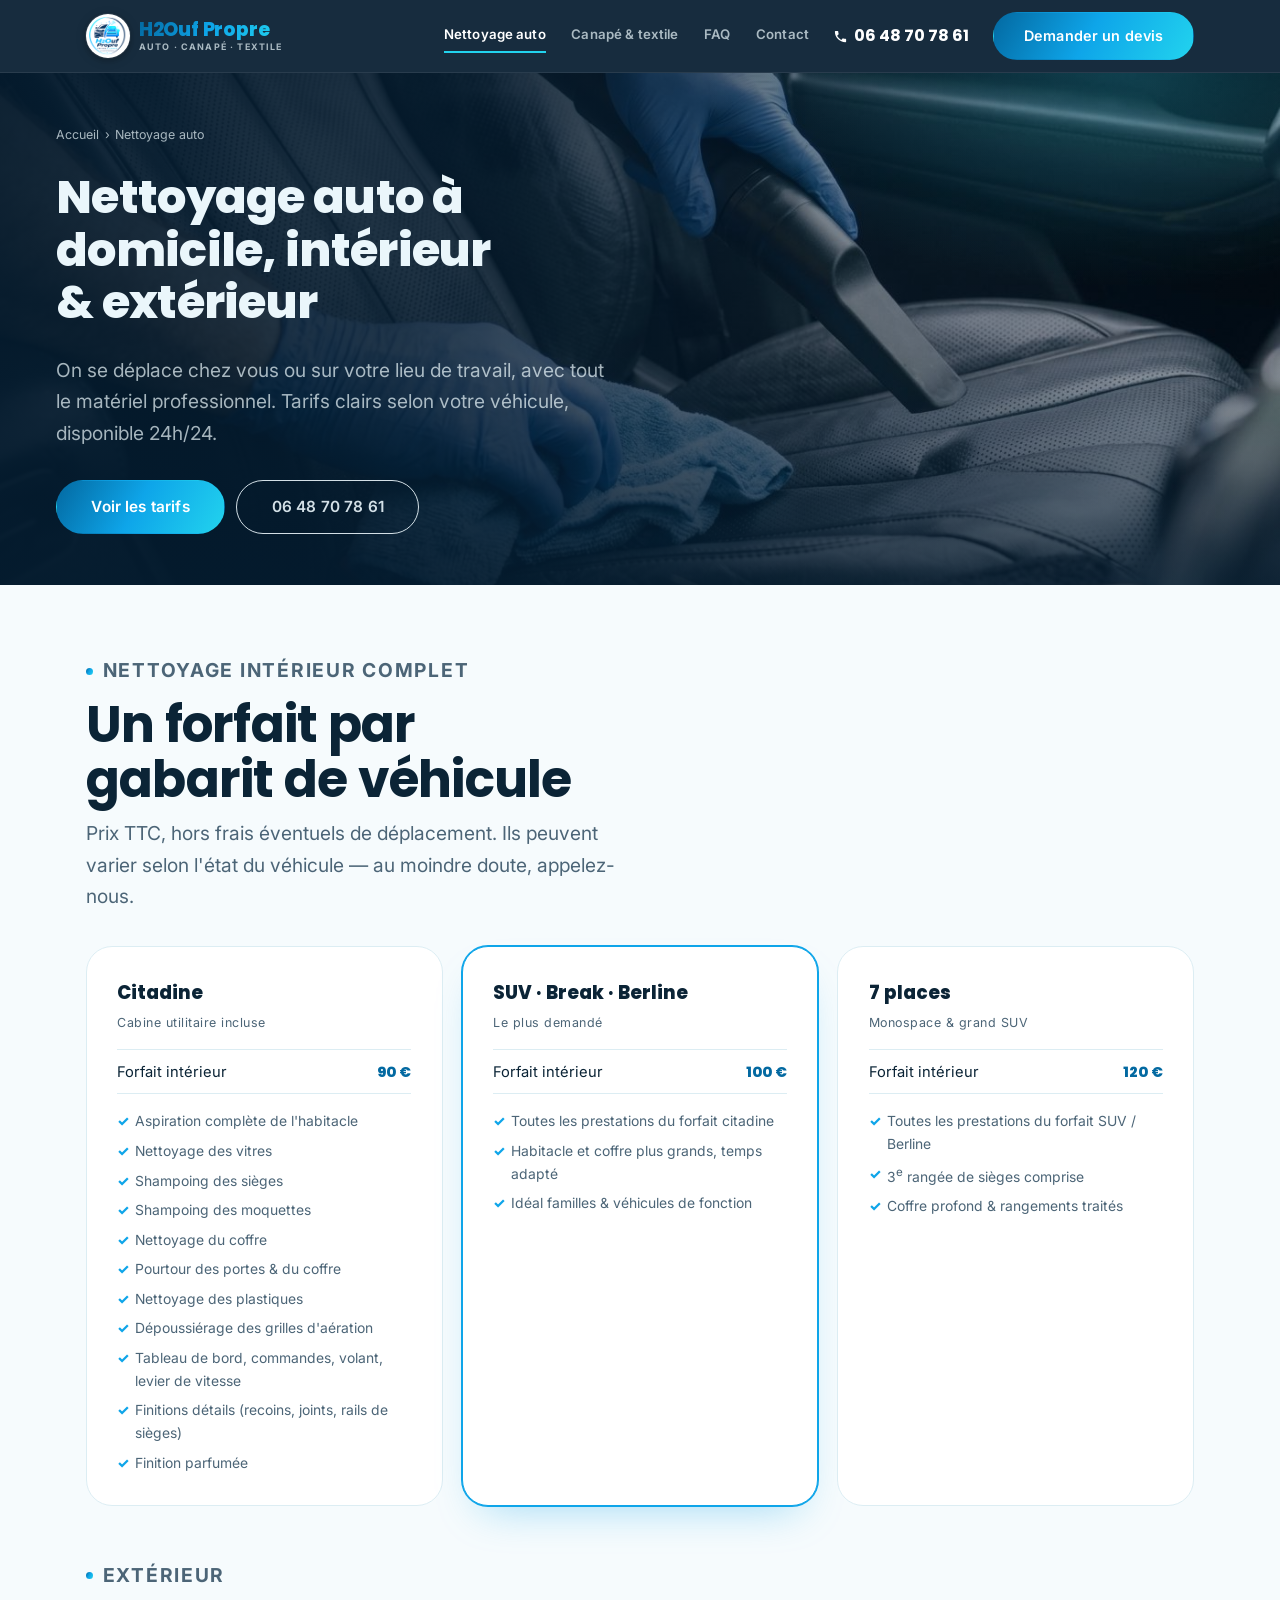
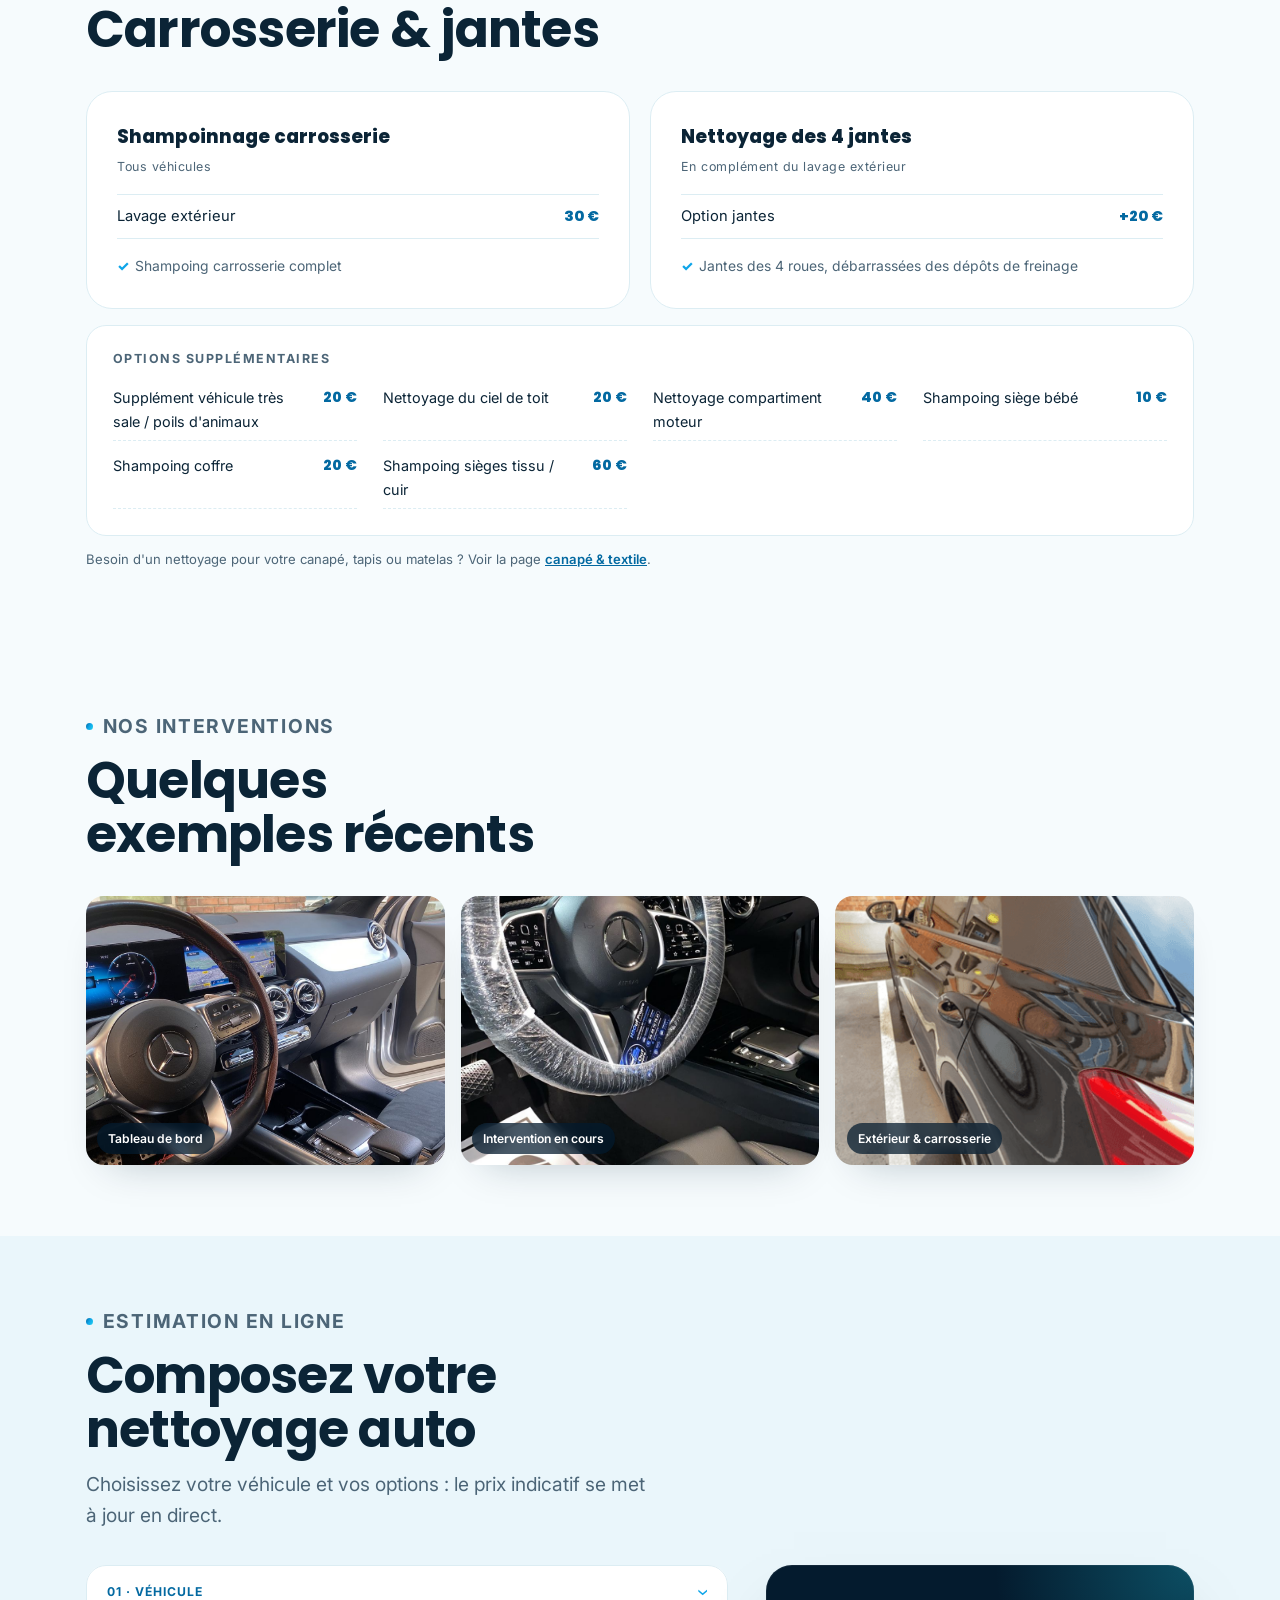
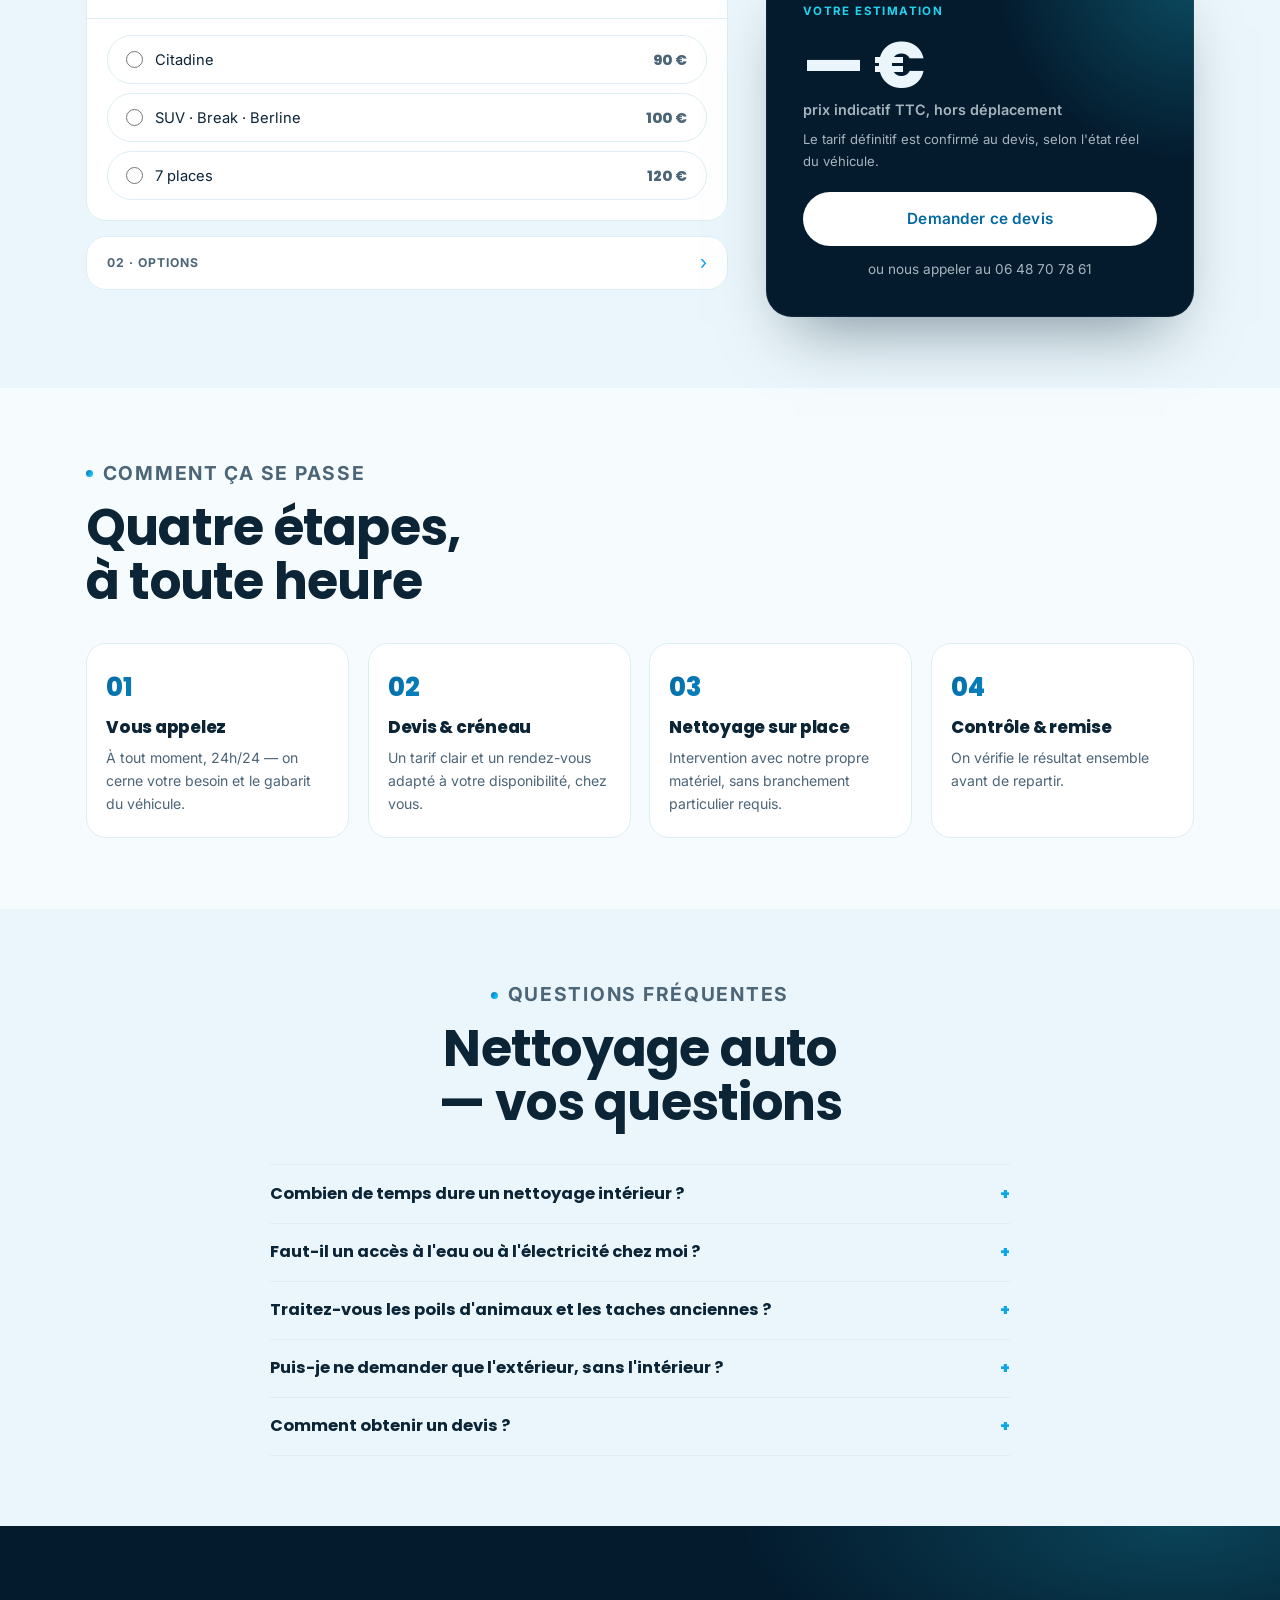
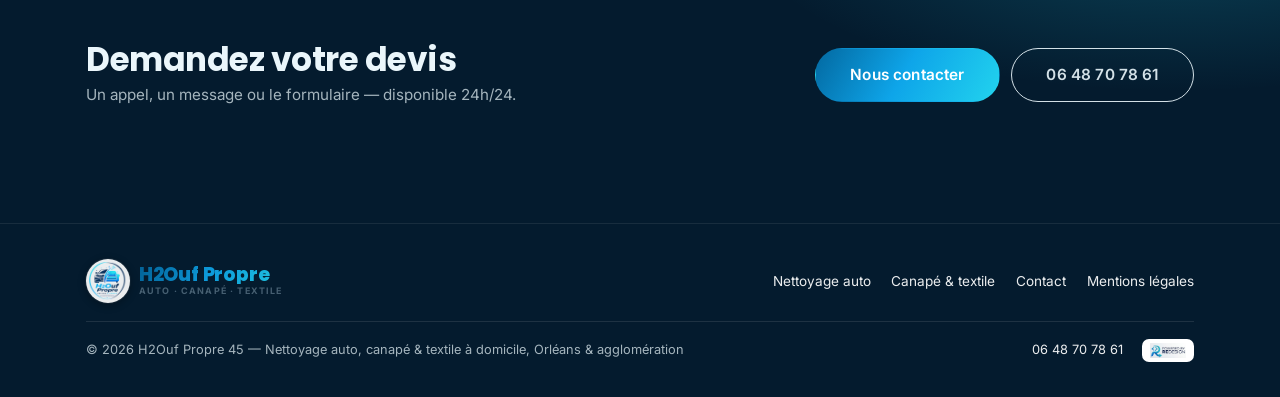
<file: nettoyage-auto.html>
<!doctype html>
<html lang="fr">
<head>
<meta charset="utf-8" />
<meta name="viewport" content="width=device-width, initial-scale=1" />
<title>Nettoyage auto à domicile — Orléans | H2Ouf Propre 45</title>
<meta name="description" content="Nettoyage intérieur et extérieur de votre véhicule à domicile sur Orléans et son agglomération. Citadine, SUV, 7 places — tarifs clairs, intervention 24h/24." />
<link rel="icon" type="image/png" href="assets/favicon.png" />
<link rel="apple-touch-icon" href="assets/apple-touch-icon.png" />
<link rel="canonical" href="https://h2oufpropre45.fr/nettoyage-auto.html" />
<meta property="og:title" content="Nettoyage auto à domicile — H2Ouf Propre 45" />
<meta property="og:description" content="Intérieur &amp; extérieur, à domicile, 24h/24. Citadine 90€, SUV/Break/Berline 100€, 7 places 120€." />
<meta property="og:type" content="website" />
<meta property="og:image" content="https://h2oufpropre.vercel.app/assets/og-image.jpg?v=2" />
<meta property="og:image:width" content="1200" />
<meta property="og:image:height" content="630" />
<meta name="twitter:card" content="summary_large_image" />
<meta name="twitter:image" content="https://h2oufpropre.vercel.app/assets/og-image.jpg?v=2" />

<script type="application/ld+json">
{
  "@context": "https://schema.org",
  "@type": "Service",
  "serviceType": "Nettoyage automobile à domicile",
  "provider": { "@type": "LocalBusiness", "name": "H2Ouf Propre 45", "telephone": "+33648707861" },
  "areaServed": { "@type": "City", "name": "Orléans" },
  "offers": [
    { "@type": "Offer", "name": "Nettoyage intérieur citadine", "price": "90", "priceCurrency": "EUR" },
    { "@type": "Offer", "name": "Nettoyage intérieur SUV/Break/Berline", "price": "100", "priceCurrency": "EUR" },
    { "@type": "Offer", "name": "Nettoyage intérieur 7 places", "price": "120", "priceCurrency": "EUR" }
  ],
  "aggregateRating": { "@type": "AggregateRating", "ratingValue": "4.9", "reviewCount": "72" }
}
</script>

<script type="application/ld+json">
{
  "@context": "https://schema.org",
  "@type": "FAQPage",
  "mainEntity": [
    {
      "@type": "Question",
      "name": "Combien de temps dure un nettoyage intérieur ?",
      "acceptedAnswer": { "@type": "Answer", "text": "Comptez en moyenne 1 h à 2 h selon le gabarit du véhicule et son état. Un véhicule très encrassé ou avec beaucoup de poils d'animaux peut demander davantage — c'est précisé dans le devis." }
    },
    {
      "@type": "Question",
      "name": "Faut-il un accès à l'eau ou à l'électricité chez moi ?",
      "acceptedAnswer": { "@type": "Answer", "text": "Non, notre équipe vient avec tout le matériel nécessaire, autonome en eau et en énergie." }
    },
    {
      "@type": "Question",
      "name": "Traitez-vous les poils d'animaux et les taches anciennes ?",
      "acceptedAnswer": { "@type": "Answer", "text": "Oui, avec le supplément \"véhicule très sale / poils d'animaux\". Décrivez-nous l'état du véhicule au moment du devis pour un tarif sans surprise." }
    },
    {
      "@type": "Question",
      "name": "Puis-je ne demander que l'extérieur, sans l'intérieur ?",
      "acceptedAnswer": { "@type": "Answer", "text": "Oui, le shampoing carrosserie et le nettoyage des jantes sont disponibles seuls ou en complément d'un forfait intérieur." }
    },
    {
      "@type": "Question",
      "name": "Comment obtenir un devis ?",
      "acceptedAnswer": { "@type": "Answer", "text": "Un appel ou un message au 06 48 70 78 61, à toute heure. On vous propose un créneau et un tarif clair avant de venir." }
    }
  ]
}
</script>

<link rel="preconnect" href="https://fonts.googleapis.com" />
<link rel="preconnect" href="https://fonts.gstatic.com" crossorigin />
<link rel="stylesheet" href="https://fonts.googleapis.com/css2?family=Poppins:wght@700;800&family=Inter:wght@400;600;700&display=swap" />
<link rel="stylesheet" href="assets/style.css" />
</head>
<body>

<header class="bar">
  <div class="wrap bar__in">
    <a class="brandmark bar__brand" href="/" aria-label="H2Ouf Propre 45 — accueil">
      <img class="brandmark__icon" src="assets/logo.png" alt="H2Ouf Propre 45" width="64" height="64" />
      <span class="brandmark__type"><b>H2Ouf Propre</b><span>Auto · Canapé · Textile</span></span>
    </a>
    <button class="bar__burger" id="burger" aria-label="Ouvrir le menu" aria-expanded="false" aria-controls="nav"><span></span></button>
    <nav class="bar__nav" id="nav">
      <a href="nettoyage-auto.html" aria-current="page">Nettoyage auto</a>
      <a href="canape-textile.html">Canapé &amp; textile</a>
      <a href="#faq-auto">FAQ</a>
      <a href="contact.html">Contact</a>
    </nav>
    <a class="bar__tel" href="tel:+33648707861">
      <svg viewBox="0 0 24 24" aria-hidden="true"><path d="M6.6 10.8c1.4 2.8 3.8 5.1 6.6 6.6l2.2-2.2c.3-.3.7-.4 1-.2 1.1.4 2.3.6 3.6.6.6 0 1 .4 1 1V20c0 .6-.4 1-1 1C10.6 21 3 13.4 3 4c0-.6.4-1 1-1h3.4c.6 0 1 .4 1 1 0 1.2.2 2.4.6 3.6.1.4 0 .8-.3 1L6.6 10.8z" fill="currentColor"/></svg>
      06 48 70 78 61
    </a>
    <a class="btn bar__cta" href="contact.html">Demander un devis</a>
  </div>
</header>

<main id="top">

  <div class="phero phero--photo">
    <div class="phero__bg"><img src="assets/heros/hero-voiture.jpg" alt="Nettoyage intérieur d'un véhicule à domicile" loading="eager" fetchpriority="high" /></div>
    <div class="wrap phero__in">
      <p class="crumb"><a href="/">Accueil</a> <span>›</span> Nettoyage auto</p>
      <h1>Nettoyage auto à domicile, intérieur &amp; extérieur</h1>
      <p class="phero__lead">On se déplace chez vous ou sur votre lieu de travail, avec tout le matériel professionnel. Tarifs clairs selon votre véhicule, disponible 24h/24.</p>
      <div class="phero__actions">
        <a class="btn btn--lg" href="#tarifs-auto">Voir les tarifs</a>
        <a class="btn btn--ghost btn--lg" href="tel:+33648707861">06 48 70 78 61</a>
      </div>
    </div>
    <svg class="wave" viewBox="0 0 1440 60" preserveAspectRatio="none" aria-hidden="true"><path style="fill:var(--bg)" d="M0,32 C240,64 480,0 720,16 C960,32 1200,64 1440,32 L1440,60 L0,60 Z"/></svg>
  </div>

  <section id="tarifs-auto">
    <div class="wrap">
      <div class="head reveal">
        <p class="label">Nettoyage intérieur complet</p>
        <h2>Un forfait par gabarit de véhicule</h2>
        <p>Prix TTC, hors frais éventuels de déplacement. Ils peuvent varier selon l'état du véhicule — au moindre doute, appelez-nous.</p>
      </div>
      <div class="price-grid reveal">
        <div class="price">
          <div class="price__top"><span class="price__name">Citadine</span><span class="price__meta">Cabine utilitaire incluse</span></div>
          <div class="price__rows"><div class="price__row"><span>Forfait intérieur</span><b>90 €</b></div></div>
          <div class="price__list"><ul>
            <li>Aspiration complète de l'habitacle</li>
            <li>Nettoyage des vitres</li>
            <li>Shampoing des sièges</li>
            <li>Shampoing des moquettes</li>
            <li>Nettoyage du coffre</li>
            <li>Pourtour des portes &amp; du coffre</li>
            <li>Nettoyage des plastiques</li>
            <li>Dépoussiérage des grilles d'aération</li>
            <li>Tableau de bord, commandes, volant, levier de vitesse</li>
            <li>Finitions détails (recoins, joints, rails de sièges)</li>
            <li>Finition parfumée</li>
          </ul></div>
        </div>
        <div class="price price--feature">
          <div class="price__top"><span class="price__name">SUV · Break · Berline</span><span class="price__meta">Le plus demandé</span></div>
          <div class="price__rows"><div class="price__row"><span>Forfait intérieur</span><b>100 €</b></div></div>
          <div class="price__list"><ul>
            <li>Toutes les prestations du forfait citadine</li>
            <li>Habitacle et coffre plus grands, temps adapté</li>
            <li>Idéal familles &amp; véhicules de fonction</li>
          </ul></div>
        </div>
        <div class="price">
          <div class="price__top"><span class="price__name">7 places</span><span class="price__meta">Monospace &amp; grand SUV</span></div>
          <div class="price__rows"><div class="price__row"><span>Forfait intérieur</span><b>120 €</b></div></div>
          <div class="price__list"><ul>
            <li>Toutes les prestations du forfait SUV / Berline</li>
            <li>3<sup>e</sup> rangée de sièges comprise</li>
            <li>Coffre profond &amp; rangements traités</li>
          </ul></div>
        </div>
      </div>

      <div class="head reveal section-gap-lg">
        <p class="label">Extérieur</p>
        <h2>Carrosserie &amp; jantes</h2>
      </div>
      <div class="price-grid price-grid--2 reveal">
        <div class="price">
          <div class="price__top"><span class="price__name">Shampoinnage carrosserie</span><span class="price__meta">Tous véhicules</span></div>
          <div class="price__rows"><div class="price__row"><span>Lavage extérieur</span><b>30 €</b></div></div>
          <div class="price__list"><ul><li>Shampoing carrosserie complet</li></ul></div>
        </div>
        <div class="price">
          <div class="price__top"><span class="price__name">Nettoyage des 4 jantes</span><span class="price__meta">En complément du lavage extérieur</span></div>
          <div class="price__rows"><div class="price__row"><span>Option jantes</span><b>+20 €</b></div></div>
          <div class="price__list"><ul><li>Jantes des 4 roues, débarrassées des dépôts de freinage</li></ul></div>
        </div>
      </div>

      <div class="options reveal section-gap-md">
        <h3>Options supplémentaires</h3>
        <ul>
          <li><span>Supplément véhicule très sale / poils d'animaux</span><b>20 €</b></li>
          <li><span>Nettoyage du ciel de toit</span><b>20 €</b></li>
          <li><span>Nettoyage compartiment moteur</span><b>40 €</b></li>
          <li><span>Shampoing siège bébé</span><b>10 €</b></li>
          <li><span>Shampoing coffre</span><b>20 €</b></li>
          <li><span>Shampoing sièges tissu / cuir</span><b>60 €</b></li>
        </ul>
      </div>
      <p class="price-note">Besoin d'un nettoyage pour votre canapé, tapis ou matelas ? Voir la page <a href="canape-textile.html" class="link-accent">canapé &amp; textile</a>.</p>
    </div>
  </section>

  <section id="realisations-auto">
    <div class="wrap">
      <div class="head reveal">
        <p class="label">Nos interventions</p>
        <h2>Quelques exemples récents</h2>
      </div>
      <div class="gallery reveal">
        <div class="gallery__item"><img src="assets/realisations/auto-interieur-mercedes.jpg" alt="Tableau de bord Mercedes après nettoyage" width="1100" height="1466" loading="lazy" /><span>Tableau de bord</span></div>
        <div class="gallery__item"><img src="assets/realisations/auto-volant-protection.jpg" alt="Technicien nettoyant un volant lors d'une intervention" width="900" height="1600" loading="lazy" /><span>Intervention en cours</span></div>
        <div class="gallery__item"><img src="assets/realisations/auto-exterieur-suv.png" alt="Carrosserie de SUV noir après lavage extérieur" width="373" height="609" loading="lazy" /><span>Extérieur &amp; carrosserie</span></div>
      </div>
    </div>
  </section>

  <section class="sec--alt">
    <div class="wrap">
      <div class="head reveal">
        <p class="label">Estimation en ligne</p>
        <h2>Composez votre nettoyage auto</h2>
        <p>Choisissez votre véhicule et vos options : le prix indicatif se met à jour en direct.</p>
      </div>
      <form class="estim reveal" id="estim">
        <div class="estim__fields">
          <fieldset class="estim__group is-open">
            <legend class="sr-only">Votre véhicule</legend>
            <div class="estim__ghead" role="button" tabindex="0" aria-expanded="true" aria-controls="estimVehiculeBody">
              <span class="estim__gtitle">01 · Véhicule</span>
              <span class="estim__gsummary"></span>
              <span class="estim__gchev" aria-hidden="true">›</span>
            </div>
            <div class="estim__gbody" id="estimVehiculeBody">
              <label class="opt"><input type="radio" name="vehicule" value="90" /> <span>Citadine</span><b>90 €</b></label>
              <label class="opt"><input type="radio" name="vehicule" value="100" /> <span>SUV · Break · Berline</span><b>100 €</b></label>
              <label class="opt"><input type="radio" name="vehicule" value="120" /> <span>7 places</span><b>120 €</b></label>
            </div>
          </fieldset>
          <fieldset class="estim__group estim__group--list">
            <legend class="sr-only">Options</legend>
            <div class="estim__ghead" role="button" tabindex="0" aria-expanded="false" aria-controls="estimOptionsBody">
              <span class="estim__gtitle">02 · Options</span>
              <span class="estim__gsummary"></span>
              <span class="estim__gchev" aria-hidden="true">›</span>
            </div>
            <div class="estim__gbody" id="estimOptionsBody">
              <label class="opt"><input type="checkbox" name="opt" value="30" /> <span>Shampoing carrosserie</span><b>+30 €</b></label>
              <label class="opt"><input type="checkbox" name="opt" value="20" /> <span>Nettoyage des 4 jantes</span><b>+20 €</b></label>
              <label class="opt"><input type="checkbox" name="opt" value="20" /> <span>Véhicule très sale / poils d'animaux</span><b>+20 €</b></label>
              <label class="opt"><input type="checkbox" name="opt" value="20" /> <span>Ciel de toit</span><b>+20 €</b></label>
              <label class="opt"><input type="checkbox" name="opt" value="40" /> <span>Compartiment moteur</span><b>+40 €</b></label>
              <label class="opt"><input type="checkbox" name="opt" value="10" /> <span>Siège bébé</span><b>+10 €</b></label>
              <label class="opt"><input type="checkbox" name="opt" value="20" /> <span>Shampoing coffre</span><b>+20 €</b></label>
              <label class="opt"><input type="checkbox" name="opt" value="60" /> <span>Shampoing sièges tissu/cuir</span><b>+60 €</b></label>
            </div>
          </fieldset>
        </div>
        <aside class="estim__result">
          <p class="estim__rlabel">Votre estimation</p>
          <p class="estim__price"><span id="estimPrice">—</span> €<small>prix indicatif TTC, hors déplacement</small></p>
          <p class="estim__note">Le tarif définitif est confirmé au devis, selon l'état réel du véhicule.</p>
          <a class="btn btn--lg" id="estimCta" href="contact.html">Demander ce devis</a>
          <a class="estim__tel" href="tel:+33648707861">ou nous appeler au 06 48 70 78 61</a>
        </aside>
      </form>
    </div>
  </section>

  <section id="process">
    <div class="wrap">
      <div class="head reveal">
        <p class="label">Comment ça se passe</p>
        <h2>Quatre étapes, à toute heure</h2>
      </div>
      <div class="steps reveal">
        <div class="step"><h3>Vous appelez</h3><p>À tout moment, 24h/24 — on cerne votre besoin et le gabarit du véhicule.</p></div>
        <div class="step"><h3>Devis &amp; créneau</h3><p>Un tarif clair et un rendez-vous adapté à votre disponibilité, chez vous.</p></div>
        <div class="step"><h3>Nettoyage sur place</h3><p>Intervention avec notre propre matériel, sans branchement particulier requis.</p></div>
        <div class="step"><h3>Contrôle &amp; remise</h3><p>On vérifie le résultat ensemble avant de repartir.</p></div>
      </div>
    </div>
  </section>

  <section class="sec--alt" id="faq-auto">
    <div class="wrap">
      <div class="head head--center reveal">
        <p class="label">Questions fréquentes</p>
        <h2>Nettoyage auto — vos questions</h2>
      </div>
      <div class="faq faq--center reveal">
        <details>
          <summary>Combien de temps dure un nettoyage intérieur ?</summary>
          <p>Comptez en moyenne 1 h à 2 h selon le gabarit du véhicule et son état. Un véhicule très encrassé ou avec beaucoup de poils d'animaux peut demander davantage — c'est précisé dans le devis.</p>
        </details>
        <details>
          <summary>Faut-il un accès à l'eau ou à l'électricité chez moi ?</summary>
          <p>Non, notre équipe vient avec tout le matériel nécessaire, autonome en eau et en énergie.</p>
        </details>
        <details>
          <summary>Traitez-vous les poils d'animaux et les taches anciennes ?</summary>
          <p>Oui, avec le supplément "véhicule très sale / poils d'animaux". Décrivez-nous l'état du véhicule au moment du devis pour un tarif sans surprise.</p>
        </details>
        <details>
          <summary>Puis-je ne demander que l'extérieur, sans l'intérieur ?</summary>
          <p>Oui, le shampoing carrosserie et le nettoyage des jantes sont disponibles seuls ou en complément d'un forfait intérieur.</p>
        </details>
        <details>
          <summary>Comment obtenir un devis ?</summary>
          <p>Un appel ou un message au 06 48 70 78 61, à toute heure. On vous propose un créneau et un tarif clair avant de venir.</p>
        </details>
      </div>
    </div>
  </section>

  <section class="cta-band">
    <div class="wrap cta-band__in">
      <div>
        <h2>Demandez votre devis</h2>
        <p>Un appel, un message ou le formulaire — disponible 24h/24.</p>
      </div>
      <div class="cta-band__actions">
        <a class="btn btn--lg" href="contact.html">Nous contacter</a>
        <a class="btn btn--ghost btn--lg" href="tel:+33648707861">06 48 70 78 61</a>
      </div>
    </div>
  </section>

</main>

<footer>
  <div class="wrap foot">
    <div class="foot__top">
      <a class="brandmark" href="/" aria-label="H2Ouf Propre 45 — accueil">
        <img class="brandmark__icon" src="assets/logo.png" alt="H2Ouf Propre 45" width="64" height="64" />
        <span class="brandmark__type"><b>H2Ouf Propre</b><span>Auto · Canapé · Textile</span></span>
      </a>
      <nav class="foot__nav">
        <a href="nettoyage-auto.html">Nettoyage auto</a>
        <a href="canape-textile.html">Canapé &amp; textile</a>
        <a href="contact.html">Contact</a>
        <a href="mentions-legales.html">Mentions légales</a>
      </nav>
    </div>
    <div class="foot__bottom">
      <span>© 2026 H2Ouf Propre 45 — Nettoyage auto, canapé &amp; textile à domicile, Orléans &amp; agglomération</span>
      <div class="foot__bottom-right">
        <a href="tel:+33648707861">06 48 70 78 61</a>
        <span class="foot__credit"><img src="assets/redesign-logo.jpg" alt="Powered by Redesign" width="200" height="84" loading="lazy" /></span>
      </div>
    </div>
  </div>
</footer>

<a class="call-fab" href="tel:+33648707861" aria-label="Appeler H2Ouf Propre 45 au 06 48 70 78 61"><svg viewBox="0 0 24 24" aria-hidden="true"><path d="M6.6 10.8c1.4 2.8 3.8 5.1 6.6 6.6l2.2-2.2c.3-.3.7-.4 1-.2 1.1.4 2.3.6 3.6.6.6 0 1 .4 1 1V20c0 .6-.4 1-1 1C10.6 21 3 13.4 3 4c0-.6.4-1 1-1h3.4c.6 0 1 .4 1 1 0 1.2.2 2.4.6 3.6.1.4 0 .8-.3 1L6.6 10.8z"/></svg>Appeler</a>

<script src="assets/app.js" defer></script>

</body>
</html>
</file>
<file: assets/style.css>
/* H2OUF PROPRE 45 — shared stylesheet. Bright, aquatic, "fresh clean" identity. */
:root {
  --bg: #f6fbfd;
  --bg-2: #eaf6fb;
  --card: #ffffff;
  --ink: #0b2436;
  --mid: #4c6577;
  --line: #dcedf3;
  --line-strong: #bfdce8;

  --deep: #041b2e;
  --deep-2: #0a2f4a;
  --on-deep: #eaf6fb;
  --on-deep-mid: rgba(234,246,251,0.7);

  --blue: #0ea5e9;
  --blue-deep: #0369a1;
  --cyan: #22d3ee;
  --mint: #2dd4bf;

  --grad-brand: linear-gradient(120deg, var(--blue-deep) 0%, var(--blue) 48%, var(--cyan) 100%);

  --maxw: 1220px;
  --pad: clamp(1.15rem, 4.5vw, 3.5rem);

  --fs-label: 0.72rem;
  --fs-body: 1.03rem;
  --fs-lead: clamp(1.06rem, 1.5vw, 1.26rem);
  --fs-h3: clamp(1.22rem, 2.1vw, 1.55rem);
  --fs-h2: clamp(1.95rem, 4.6vw, 3.15rem);
  --fs-h1: clamp(2.4rem, 5.6vw, 4.4rem);

  --radius: 26px;
  --ff-display: "Poppins", system-ui, sans-serif;
  --ff-body: "Inter", system-ui, -apple-system, "Segoe UI", sans-serif;

  color-scheme: light;
}

* { box-sizing: border-box; }
[id] { scroll-margin-top: 90px; }
.sr-only { position: absolute; width: 1px; height: 1px; padding: 0; margin: -1px; overflow: hidden; clip: rect(0,0,0,0); white-space: nowrap; border: 0; }
html { scroll-behavior: smooth; }
@media (prefers-reduced-motion: reduce) { html { scroll-behavior: auto; } }

@keyframes pageFade { from { opacity: 0; transform: translateY(7px); } }
@media (prefers-reduced-motion: no-preference) {
  main, footer { animation: pageFade .42s cubic-bezier(.22,.61,.36,1) both; }
  html.is-leaving main, html.is-leaving footer {
    opacity: 0; transform: translateY(-5px);
    transition: opacity .22s ease, transform .22s ease;
    animation: none;
  }
}

body {
  margin: 0; background: var(--bg); color: var(--ink);
  font-family: var(--ff-body); font-size: var(--fs-body); line-height: 1.64;
  -webkit-font-smoothing: antialiased;
}

h1, h2, h3 { margin: 0; font-family: var(--ff-display); font-weight: 700; line-height: 1.08; letter-spacing: -0.015em; text-wrap: balance; color: inherit; }
p { margin: 0; }
a { color: inherit; }
img, svg { display: block; max-width: 100%; }

.wrap { width: 100%; max-width: var(--maxw); margin-inline: auto; padding-inline: var(--pad); }

/* eyebrow pill — small rounded tag, echoes the droplet/bubble motif */
.label {
  display: inline-flex; align-items: center; gap: 0.5em;
  font-family: var(--ff-body); font-size: var(--fs-label); font-weight: 700; letter-spacing: 0.09em; text-transform: uppercase;
  color: var(--blue-deep);
}
.label::before { content: ""; width: 7px; height: 7px; border-radius: 50%; background: var(--grad-brand); flex: none; }
.sec--dark .label, .hero .label, .phero .label, .cta-band .label { color: var(--cyan); }

.btn {
  display: inline-flex; align-items: center; gap: 0.55em; line-height: 1;
  font-family: var(--ff-body); font-weight: 600; font-size: 0.9rem; letter-spacing: 0.01em;
  text-decoration: none; padding: 1rem 1.85rem; border-radius: 999px;
  background: var(--grad-brand); color: #fff; border: 1px solid transparent;
  transition: transform .18s ease, box-shadow .18s ease, filter .18s ease;
}
.btn:hover { transform: translateY(-2px); box-shadow: 0 14px 28px -12px rgba(14,165,233,0.55); filter: brightness(1.04); }
.btn--ghost { background: transparent; color: currentColor; border-color: currentColor; opacity: 0.9; }
.btn--ghost:hover { background: rgba(14,165,233,0.08); transform: translateY(-2px); box-shadow: none; opacity: 1; }
.btn--lg { padding: 1.15rem 2.15rem; font-size: 0.96rem; }

a:focus-visible, .btn:focus-visible, button:focus-visible, summary:focus-visible { outline: 2px solid var(--blue); outline-offset: 3px; }

.reveal-on .reveal { transform: translateY(14px); transition: transform .55s cubic-bezier(.2,.7,.2,1); will-change: transform; }
.reveal-on .reveal.in { transform: none; will-change: auto; }
@media (prefers-reduced-motion: reduce) { .reveal-on .reveal { transform: none !important; transition: none; } }

/* ---------- wordmark ---------- */
.brandmark { display: inline-flex; align-items: center; gap: 0.55rem; text-decoration: none; }
.brandmark__icon { flex: none; width: 44px; height: 44px; border-radius: 50%; background: #fff; padding: 2px; box-shadow: 0 2px 10px rgba(0,0,0,0.35), 0 0 0 1px rgba(255,255,255,0.08); object-fit: cover; transition: width .5s cubic-bezier(.22,.61,.36,1), height .5s cubic-bezier(.22,.61,.36,1); }
.brandmark__type { display: grid; line-height: 1; }
.brandmark__type b { font-family: var(--ff-display); font-weight: 800; font-size: 1.18rem; letter-spacing: -0.01em; background: var(--grad-brand); -webkit-background-clip: text; background-clip: text; color: transparent; }
.brandmark__type span { font-size: 0.56rem; font-weight: 700; letter-spacing: 0.13em; text-transform: uppercase; color: var(--mid); margin-top: 0.18rem; }
header.bar .brandmark__type span { color: var(--on-deep-mid); }

/* ---------- header ---------- */
header.bar { position: sticky; top: 0; z-index: 40; background: rgba(4,27,46,0.92); backdrop-filter: blur(10px); border-bottom: 1px solid rgba(255,255,255,0.08); transition: background .5s cubic-bezier(.22,.61,.36,1), border-color .5s cubic-bezier(.22,.61,.36,1), padding .5s cubic-bezier(.22,.61,.36,1); color: var(--on-deep); }
.bar__in { display: flex; align-items: center; gap: 1.5rem; padding-block: 0.75rem; max-width: var(--maxw); transition: background .5s cubic-bezier(.22,.61,.36,1), border-color .5s cubic-bezier(.22,.61,.36,1), box-shadow .5s cubic-bezier(.22,.61,.36,1), border-radius .5s cubic-bezier(.22,.61,.36,1), gap .5s cubic-bezier(.22,.61,.36,1), padding .5s cubic-bezier(.22,.61,.36,1), max-width .5s cubic-bezier(.22,.61,.36,1); }
header.bar.is-float { background: transparent; border-bottom-color: transparent; padding-top: 0.65rem; }
header.bar.is-float .bar__in {
  max-width: min(64rem, calc(100% - 1.8rem));
  margin-inline: auto;
  background: rgba(4,27,46,0.97);
  border: 1px solid rgba(255,255,255,0.12);
  border-radius: 999px;
  box-shadow: 0 18px 44px -14px rgba(3,15,26,0.55), inset 0 1px 0 rgba(255,255,255,0.06);
  gap: 1.1rem;
  padding: 0.4rem 0.6rem 0.4rem 1.1rem;
}
header.bar.is-float .brandmark__icon { width: 34px; height: 34px; }
header.bar.is-float .bar__tel { display: none; }
header.bar.is-float .bar__nav { gap: 1.1rem; }
header.bar.is-float .bar__nav a { font-size: 0.78rem; padding-block: 0.2rem; }
header.bar.is-float .bar__cta { padding-block: 0.68rem; padding-inline: 1.25rem; }
.bar__brand { margin-right: auto; }
.bar__nav { display: flex; gap: 1.6rem; transition: gap .5s cubic-bezier(.22,.61,.36,1); }
.bar__nav a { font-size: 0.83rem; font-weight: 600; letter-spacing: 0.01em; text-decoration: none; color: var(--on-deep-mid); padding-block: 0.3rem; border-bottom: 2px solid transparent; transition: color .18s, border-color .18s, font-size .5s cubic-bezier(.22,.61,.36,1), padding .5s cubic-bezier(.22,.61,.36,1); }
.bar__nav a:hover, .bar__nav a[aria-current="page"] { color: #fff; border-color: var(--cyan); }
.bar__tel { font-family: var(--ff-display); font-weight: 700; font-size: 1rem; text-decoration: none; color: #fff; white-space: nowrap; display: inline-flex; align-items: center; gap: 0.4em; }
.bar__tel svg { width: 15px; height: 15px; fill: var(--cyan); }
.bar__cta { white-space: nowrap; transition: transform .18s ease, box-shadow .18s ease, filter .18s ease; }
@media (prefers-reduced-motion: reduce) { header.bar, .bar__in, .brandmark__icon, .bar__nav, .bar__nav a, .bar__cta { transition: none; } }
.bar__burger { display: none; order: 9; width: 42px; height: 42px; border: 1px solid rgba(255,255,255,0.22); background: transparent; border-radius: 999px; cursor: pointer; align-items: center; justify-content: center; }
.bar__burger span, .bar__burger span::before, .bar__burger span::after { content: ""; display: block; width: 18px; height: 2px; background: #fff; position: relative; }
.bar__burger span::before { position: absolute; top: -6px; }
.bar__burger span::after { position: absolute; top: 6px; }
@media (max-width: 1020px) {
  .bar__nav, .bar__cta { display: none; }
  .bar__burger { display: inline-flex; }
  .bar__in { gap: 0.9rem; }
  .bar__nav.is-open { display: flex; flex-direction: column; gap: 0; position: absolute; left: 0; right: 0; top: 100%; background: var(--deep); border-bottom: 1px solid rgba(255,255,255,0.1); padding: 0.4rem var(--pad) 1rem; }
  .bar__nav.is-open a { padding-block: 0.85rem; border-bottom: 1px solid rgba(255,255,255,0.08); }
  header.bar.is-float .bar__nav.is-open { position: fixed; left: 0.8rem; right: 0.8rem; top: 3.9rem; border: 1px solid rgba(255,255,255,0.12); border-radius: 18px; padding-inline: 1.1rem; box-shadow: 0 20px 46px -16px rgba(3,15,26,0.6); }
}
@media (max-width: 560px) { .bar__tel { display: none; } }

/* ---------- decorative wave divider ---------- */
.wave { display: block; width: 100%; height: clamp(28px, 6vw, 56px); }

/* ---------- home hero ---------- */
.hero { position: relative; background: var(--deep); color: var(--on-deep); overflow: hidden; padding-top: clamp(2.5rem, 6vw, 4rem); }
.hero__photo { position: absolute; inset: 0; z-index: 0; }
.hero__photo img { width: 100%; height: 100%; object-fit: cover; object-position: center 38%; display: block; }
.hero__photo-overlay {
  position: absolute; inset: 0; z-index: 1; pointer-events: none;
  background:
    radial-gradient(48% 60% at 86% 6%, rgba(34,211,238,0.24), transparent 62%),
    linear-gradient(100deg,
      rgba(4,27,46,0.94) 0%,
      rgba(4,27,46,0.85) 30%,
      rgba(4,27,46,0.62) 55%,
      rgba(4,27,46,0.5) 75%,
      rgba(4,27,46,0.62) 100%),
    linear-gradient(0deg, rgba(4,27,46,0.55) 0%, transparent 40%);
}
@media (max-width: 780px) {
  .hero__photo-overlay { background: radial-gradient(70% 50% at 85% 0%, rgba(34,211,238,0.24), transparent 60%), rgba(4,27,46,0.82); }
}
.hero__row { position: relative; z-index: 1; }
.hero__in { display: grid; gap: 1.4rem; justify-items: start; text-align: left; max-width: 44rem; padding-block: clamp(2.2rem, 6vw, 3.6rem) clamp(2.4rem, 5vw, 3.4rem); }
.hero h1 { font-size: var(--fs-h1); font-weight: 800; letter-spacing: -0.025em; }
.hero h1 em { font-style: normal; background: linear-gradient(120deg, var(--cyan), var(--mint)); -webkit-background-clip: text; background-clip: text; color: transparent; }

/* scintillement — a bright streak sweeps once across the headline on load, clipped to the letters themselves */
.shimmer-reveal { position: relative; }
.shimmer-reveal__base { position: relative; z-index: 0; display: block; }
.shimmer-reveal__shine {
  position: absolute; inset: 0; z-index: 1; display: block;
  pointer-events: none; user-select: none;
  background-image: linear-gradient(100deg,
    transparent 36%,
    rgba(34,211,238,0.9) 46%,
    rgba(255,255,255,0.98) 50%,
    rgba(34,211,238,0.9) 54%,
    transparent 64%);
  background-size: 260% 100%;
  background-position: 220% 0;
  -webkit-background-clip: text;
  background-clip: text;
  color: transparent;
  animation: shimmerSweep 1.7s ease-in-out .4s 1 both;
}
.hero h1 .shimmer-reveal__shine em {
  font-style: normal;
  background-image: linear-gradient(100deg,
    transparent 36%,
    rgba(255,255,255,0.85) 46%,
    rgba(255,255,255,0.98) 50%,
    rgba(255,255,255,0.85) 54%,
    transparent 64%);
  background-size: 260% 100%;
  background-position: 220% 0;
  -webkit-background-clip: text;
  background-clip: text;
  color: transparent;
  animation: shimmerSweep 1.7s ease-in-out .4s 1 both;
}
@keyframes shimmerSweep {
  from { background-position: 220% 0; }
  to   { background-position: -60% 0; }
}
@media (prefers-reduced-motion: reduce) {
  .shimmer-reveal__shine { display: none; }
}
.hero__sub { color: var(--on-deep-mid); font-size: var(--fs-lead); max-width: 42ch; }
.hero__actions { display: flex; flex-wrap: wrap; gap: 0.8rem; margin-top: 0.3rem; }
.hero__chips { display: flex; flex-wrap: wrap; gap: 0.6rem; }
.hero__chips span {
  display: inline-flex; align-items: center; gap: 0.5em;
  background: rgba(255,255,255,0.08); border: 1px solid rgba(255,255,255,0.16);
  color: var(--on-deep); font-size: 0.82rem; font-weight: 600;
  padding: 0.55rem 1.05rem; border-radius: 999px; backdrop-filter: blur(6px);
}
.hero__chips span::before { content: ""; width: 6px; height: 6px; border-radius: 50%; background: var(--cyan); }
.hero__media { position: relative; z-index: 1; margin-top: clamp(0.5rem, 3vw, 1rem); padding-bottom: clamp(2.2rem, 5vw, 3.2rem); }
.hero__cards { display: grid; grid-template-columns: repeat(4, 1fr); gap: 1px; background: rgba(255,255,255,0.12); border-radius: 22px; overflow: hidden; }
.hero__card { background: var(--deep-2); padding: clamp(1.2rem, 2.4vw, 1.7rem) clamp(1rem, 2vw, 1.4rem); display: grid; gap: 0.4rem; }
.hero__card b { font-family: var(--ff-display); font-weight: 800; font-size: clamp(1.5rem, 2.8vw, 2rem); letter-spacing: -0.02em; color: #fff; }
.hero__card span { font-size: 0.78rem; color: var(--on-deep-mid); }
@media (max-width: 780px) { .hero__cards { grid-template-columns: 1fr 1fr; } }

/* ---------- page hero (sub-pages) ---------- */
.phero { background: var(--deep); color: var(--on-deep); position: relative; overflow: hidden; }
.phero::before {
  content: ""; position: absolute; inset: 0; z-index: 0; pointer-events: none;
  background: radial-gradient(55% 70% at 90% 0%, rgba(34,211,238,0.24), transparent 62%);
}
.phero__in { position: relative; z-index: 1; padding-block: clamp(2.6rem, 6vw, 4rem) clamp(2.6rem, 5.5vw, 3.6rem); display: grid; gap: clamp(1.1rem, 2.2vw, 1.6rem); max-width: 48rem; }
.crumb { font-size: 0.78rem; color: var(--on-deep-mid); display: flex; gap: 0.45em; flex-wrap: wrap; }
.crumb a { color: var(--on-deep-mid); text-decoration: none; }
.crumb a:hover { color: #fff; }
.phero h1 { font-size: clamp(1.9rem, 3.8vw, 2.9rem); font-weight: 800; line-height: 1.14; }
.phero__lead { color: var(--on-deep-mid); font-size: var(--fs-lead); line-height: 1.64; max-width: 50ch; }
.phero__actions { display: flex; flex-wrap: wrap; gap: 0.7rem; margin-top: 0.3rem; }

/* photo variant — full-bleed image behind the text, for service pages with a real photo */
.phero--photo { min-height: clamp(320px, 44vw, 440px); display: flex; align-items: flex-end; }
.phero--photo .phero__bg { position: absolute; inset: 0; z-index: 0; }
.phero--photo .phero__bg img { width: 100%; height: 100%; object-fit: cover; object-position: center 35%; display: block; }
.phero--photo .phero__bg::after {
  content: ""; position: absolute; inset: 0;
  background:
    radial-gradient(55% 70% at 88% 0%, rgba(34,211,238,0.22), transparent 60%),
    linear-gradient(100deg, rgba(4,27,46,0.95) 0%, rgba(4,27,46,0.86) 32%, rgba(4,27,46,0.52) 62%, rgba(4,27,46,0.3) 100%),
    linear-gradient(0deg, rgba(4,27,46,0.72) 0%, transparent 44%);
}
.phero--photo .phero__in { padding-block: clamp(2.2rem, 5vw, 3.2rem); }

/* ---------- section scaffold ---------- */
section { padding-block: clamp(2.75rem, 5.5vw, 4.75rem); }
.sec--alt { background: var(--bg-2); }
.sec--dark { position: relative; background: var(--deep); color: var(--on-deep); overflow: hidden; }
.sec--dark::before {
  content: ""; position: absolute; inset: 0; z-index: 0; pointer-events: none;
  background:
    radial-gradient(55% 70% at 88% 0%, rgba(34,211,238,0.2), transparent 60%),
    radial-gradient(45% 60% at 6% 100%, rgba(45,212,191,0.14), transparent 65%);
}
.sec--dark > .wrap, .cta-band > .wrap { position: relative; z-index: 1; }
.head { display: grid; gap: 0.7rem; max-width: 56ch; margin-bottom: clamp(1.4rem, 3vw, 2.1rem); }
.head h2 { font-size: var(--fs-h2); }
.head p { color: var(--mid); font-size: var(--fs-lead); }
.sec--dark .head p { color: var(--on-deep-mid); }
.head--center { max-width: 48ch; margin-inline: auto; justify-items: center; text-align: center; }

/* ---------- utilities ---------- */
.link-accent { color: var(--blue-deep); font-weight: 600; }
.mt-sm { margin-top: 0.4rem; }
.actions-row { display: flex; gap: 0.7rem; flex-wrap: wrap; }
.section-gap-lg { margin-top: clamp(2.4rem, 5vw, 3.4rem); }
.section-gap-md { margin-top: clamp(1.6rem, 3vw, 2.2rem); }

/* ---------- services ---------- */
.svc { position: relative; display: flex; flex-direction: column; border: 1.5px solid var(--line-strong); background: var(--card); border-radius: var(--radius); overflow: hidden; text-decoration: none; color: inherit; transition: transform .22s ease, box-shadow .22s ease, border-color .18s ease; }
.svc:hover { border-color: var(--blue); transform: translateY(-6px) scale(1.012); box-shadow: 0 0 0 3px rgba(14,165,233,0.16), 0 0 42px -6px rgba(14,165,233,0.35), 0 30px 60px -22px rgba(11,36,54,0.22); z-index: 3; }
@media (prefers-reduced-motion: reduce) { .svc:hover { transform: none; } }
.svc__icon { flex: none; width: 56px; height: 56px; margin: clamp(1.3rem, 2.6vw, 1.7rem) 0 0 clamp(1.3rem, 2.6vw, 1.7rem); display: grid; place-items: center; border-radius: 16px; background: var(--grad-brand); }
.svc__icon svg { width: 28px; height: 28px; stroke: #fff; fill: none; }
.svc__body { padding: 1.1rem clamp(1.3rem, 2.6vw, 1.7rem) clamp(1.4rem, 2.8vw, 1.8rem); display: grid; gap: 0.55rem; align-content: start; flex: 1; }
.svc__body h3 { font-size: 1.22rem; font-weight: 800; }
.svc__body p { font-size: 0.93rem; color: var(--mid); }
.svc__list { list-style: none; margin: 0.2rem 0 0; padding: 0; display: grid; gap: 0.4rem; }
.svc__list li { padding-left: 1.3em; position: relative; font-size: 0.86rem; color: var(--mid); }
.svc__list li::before { content: ""; position: absolute; left: 0; top: 0.55em; width: 6px; height: 6px; background: var(--blue); border-radius: 50%; }
.svc__more { margin-top: auto; padding-top: 0.6rem; font-size: 0.78rem; font-weight: 700; letter-spacing: 0.04em; color: var(--blue-deep); display: inline-flex; align-items: center; gap: 0.4em; }
.svc__more::after { content: "\2192"; transition: transform .18s ease; }
.svc:hover .svc__more::after { transform: translateX(3px); }

.svc-grid { display: grid; grid-template-columns: 1fr 1fr; gap: 1.2rem; }
@media (max-width: 780px) { .svc-grid { grid-template-columns: 1fr; } }

/* ---------- why / split ---------- */
.why { display: grid; grid-template-columns: 1fr 1.05fr; gap: clamp(1.6rem, 3.5vw, 3rem); align-items: center; }
.why__panel {
  position: relative; overflow: hidden; border-radius: var(--radius); aspect-ratio: 4 / 3;
  background: var(--grad-brand);
  display: grid; place-items: center;
  box-shadow: 0 30px 60px -30px rgba(14,165,233,0.45);
}
.why__panel svg { width: 46%; height: 46%; opacity: 0.92; }
.why__panel--photo { background: none; }
.why__panel--photo img { width: 100%; height: 100%; object-fit: cover; display: block; }
.why__text { display: grid; gap: 1rem; }
.why__text p { color: var(--mid); }
.why__text strong { color: var(--ink); }
.sec--dark .why__text p { color: var(--on-deep-mid); }
.sec--dark .why__text strong { color: #fff; }
.ceramic__list { list-style: none; margin: 0; padding: 0; display: grid; gap: 0.65rem; }
.ceramic__list li { position: relative; padding-left: 1.5em; font-size: 0.95rem; color: var(--on-deep); }
.ceramic__list li::before { content: ""; position: absolute; left: 0; top: 0.5em; width: 8px; height: 8px; border-radius: 50%; background: var(--cyan); }
.guarantees { display: grid; grid-template-columns: repeat(3, 1fr); gap: 1.2rem; margin-top: clamp(1.3rem, 2.8vw, 2rem); }
.g { border-top: 3px solid var(--blue); padding-top: 1rem; display: grid; gap: 0.45rem; }
.g h3 { font-size: 1.02rem; font-weight: 800; }
.g p { font-size: 0.88rem; color: var(--mid); }
@media (max-width: 860px) {
  .why { grid-template-columns: 1fr; gap: 1.9rem; }
  .guarantees { grid-template-columns: 1fr; gap: 1.6rem; margin-top: clamp(1.9rem, 6vw, 2.6rem); }
}

/* ---------- prose ---------- */
.prose { display: grid; gap: 0.95rem; max-width: 68ch; }
.prose p { color: var(--mid); }
.prose strong { color: var(--ink); }
.prose h2 { font-size: var(--fs-h2); }
.prose h3 { font-size: var(--fs-h3); font-weight: 800; margin-top: 0.6rem; }
.prose ul { margin: 0.2rem 0 0; padding: 0; list-style: none; display: grid; gap: 0.5rem; }
.prose ul li { padding-left: 1.4em; position: relative; color: var(--mid); }
.prose ul li::before { content: ""; position: absolute; left: 0; top: 0.6em; width: 7px; height: 7px; background: var(--blue); border-radius: 50%; }

/* ---------- process ---------- */
.steps { display: grid; grid-template-columns: repeat(4, 1fr); gap: 1.15rem; counter-reset: s; }
.step { display: grid; gap: 0.6rem; align-content: start; padding: 1.4rem 1.2rem; border-radius: 20px; background: var(--card); border: 1px solid var(--line); position: relative; }
.step::before { counter-increment: s; content: counter(s, decimal-leading-zero); font-family: var(--ff-display); font-weight: 800; font-size: 1.6rem; background: var(--grad-brand); -webkit-background-clip: text; background-clip: text; color: transparent; }
.step h3 { font-size: 1.05rem; font-weight: 800; }
.step p { font-size: 0.88rem; color: var(--mid); }
@media (max-width: 860px) { .steps { grid-template-columns: 1fr 1fr; } }
@media (max-width: 480px) { .steps { grid-template-columns: 1fr; } }

/* ---------- tarifs ---------- */
.price-grid { display: grid; grid-template-columns: repeat(3, 1fr); gap: 1.2rem; }
.price-grid--2 { grid-template-columns: 1fr 1fr; }
.price { border: 1px solid var(--line); border-radius: var(--radius); background: var(--card); padding: clamp(1.4rem, 2.6vw, 1.9rem); display: grid; gap: 1rem; align-content: start; }
.price--feature { border-color: var(--blue); box-shadow: 0 0 0 1px var(--blue), 0 20px 44px -20px rgba(14,165,233,0.4); }
.price__top { display: grid; gap: 0.3rem; }
.price__name { font-family: var(--ff-display); font-weight: 800; font-size: 1.15rem; }
.price__meta { font-size: 0.78rem; letter-spacing: 0.04em; color: var(--mid); }
.price__rows { display: grid; border-top: 1px solid var(--line); }
.price__row { display: flex; justify-content: space-between; gap: 1rem; padding-block: 0.6rem; border-bottom: 1px solid var(--line); font-size: 0.92rem; }
.price__row b { font-family: var(--ff-display); font-weight: 800; font-variant-numeric: tabular-nums; color: var(--blue-deep); }
.price__list ul { margin: 0; padding: 0; list-style: none; display: grid; gap: 0.42rem; font-size: 0.87rem; color: var(--mid); }
.price__list li { padding-left: 1.3em; position: relative; }
.price__list li::before { content: "✓"; position: absolute; left: 0; color: var(--blue); font-weight: 800; }
.options { margin-top: 1rem; border: 1px solid var(--line); border-radius: 20px; background: var(--card); padding: clamp(1.1rem, 2.6vw, 1.6rem); }
.options h3 { font-size: 0.78rem; letter-spacing: 0.12em; text-transform: uppercase; color: var(--mid); margin-bottom: 0.9rem; font-family: var(--ff-body); font-weight: 700; }
.options ul { list-style: none; margin: 0; padding: 0; display: grid; grid-template-columns: repeat(auto-fill, minmax(230px, 1fr)); gap: 0.4rem 1.6rem; }
.options li { display: flex; justify-content: space-between; gap: 1rem; font-size: 0.9rem; border-bottom: 1px dashed var(--line); padding-block: 0.42rem; }
.options li b { font-family: var(--ff-display); font-weight: 800; font-variant-numeric: tabular-nums; white-space: nowrap; color: var(--blue-deep); }
.price-note { margin-top: 0.8rem; font-size: 0.82rem; color: var(--mid); }
@media (max-width: 780px) { .price-grid, .price-grid--2 { grid-template-columns: 1fr; } }

/* ---------- zone ---------- */
.zone { display: grid; grid-template-columns: 1fr 1fr; gap: clamp(1.5rem, 3.5vw, 2.75rem); align-items: center; }
.zone__map { width: 100%; min-height: 340px; height: 100%; border: 1px solid var(--line); border-radius: var(--radius); filter: saturate(0.85); }
.zone__text { display: grid; gap: 1.1rem; }
.zone__text p { color: var(--mid); }
.communes { display: flex; flex-wrap: wrap; gap: 0.5rem; }
.communes span { font-size: 0.82rem; border: 1px solid var(--line-strong); border-radius: 999px; padding: 0.4rem 0.85rem; background: var(--card); }
@media (max-width: 820px) { .zone { grid-template-columns: 1fr; } .zone__map { min-height: 260px; } }

/* ---------- gallery (real client photos) ---------- */
.gallery { display: grid; grid-template-columns: repeat(3, 1fr); gap: 1rem; }
.gallery__item { position: relative; border-radius: 18px; overflow: hidden; aspect-ratio: 4 / 3; box-shadow: 0 20px 40px -24px rgba(11,36,54,0.28); }
.gallery__item img { width: 100%; height: 100%; object-fit: cover; display: block; transition: transform .5s ease; }
.gallery__item:hover img { transform: scale(1.06); }
.gallery__item span { position: absolute; left: 0.7rem; bottom: 0.7rem; z-index: 1; background: rgba(4,27,46,0.72); backdrop-filter: blur(6px); color: #fff; font-size: 0.76rem; font-weight: 600; padding: 0.35rem 0.7rem; border-radius: 999px; }
@media (max-width: 780px) { .gallery { grid-template-columns: 1fr 1fr; } }
@media (max-width: 560px) {
  .gallery { display: flex; grid-template-columns: none; gap: 0.8rem; overflow-x: auto; scroll-snap-type: x mandatory; -webkit-overflow-scrolling: touch; scrollbar-width: none; padding-bottom: 0.4rem; }
  .gallery::-webkit-scrollbar { display: none; }
  .gallery > .gallery__item { flex: 0 0 78%; scroll-snap-align: start; }
}

/* ---------- trust band (replaces reviews — no fabricated testimonials) ---------- */
.trust { display: grid; grid-template-columns: repeat(4, 1fr); gap: 1.1rem; }
.trust__card { background: var(--card); border: 1px solid var(--line); border-radius: 20px; padding: 1.4rem 1.3rem; display: grid; gap: 0.65rem; align-content: start; }
.trust__card svg { width: 26px; height: 26px; stroke: var(--blue); fill: none; }
.trust__card h3 { font-size: 0.98rem; font-weight: 800; }
.trust__card p { font-size: 0.85rem; color: var(--mid); }
@media (max-width: 860px) { .trust { grid-template-columns: 1fr 1fr; } }
@media (max-width: 520px) { .trust { grid-template-columns: 1fr; } }

/* ---------- rating badges (real Google review data) ---------- */
.rating-badges { display: flex; flex-wrap: wrap; justify-content: center; gap: 1rem; margin-top: clamp(1.6rem, 3vw, 2.2rem); }
.rating-badge {
  display: inline-flex; align-items: center; gap: 0.7rem;
  background: var(--card); border: 1px solid var(--line-strong); border-radius: 999px;
  padding: 0.7rem 1.3rem; text-decoration: none; color: inherit;
  transition: transform .18s ease, box-shadow .18s ease, border-color .18s ease;
}
.rating-badge:hover { transform: translateY(-2px); border-color: var(--blue); box-shadow: 0 14px 28px -16px rgba(14,165,233,0.35); }
.rating-badge__stars { color: #f5a623; font-size: 0.95rem; letter-spacing: 0.05em; }
.rating-badge__score { font-family: var(--ff-display); font-weight: 800; font-size: 1.05rem; color: var(--ink); }
.rating-badge__count { font-size: 0.82rem; color: var(--mid); }
@media (max-width: 480px) { .rating-badges { flex-direction: column; align-items: center; } }

/* ---------- faq ---------- */
.faq { display: grid; max-width: 74ch; border-top: 1px solid var(--line); }
.faq--center { margin-inline: auto; }
.faq details { border-bottom: 1px solid var(--line); }
.faq summary { cursor: pointer; padding: 0.95rem 0; font-family: var(--ff-display); font-weight: 700; font-size: 1.02rem; list-style: none; display: flex; justify-content: space-between; gap: 1rem; align-items: baseline; }
.faq summary::-webkit-details-marker { display: none; }
.faq summary::after { content: "+"; color: var(--blue); font-weight: 800; flex: none; }
.faq details[open] summary::after { content: "\2013"; }
.faq details > p { padding: 0 0 1rem; color: var(--mid); max-width: 66ch; }

/* ---------- cta band ---------- */
.cta-band { position: relative; background: var(--deep); color: var(--on-deep); overflow: hidden; }
.cta-band::before {
  content: ""; position: absolute; inset: 0; z-index: 0; pointer-events: none;
  background: radial-gradient(55% 90% at 92% 0%, rgba(34,211,238,0.22), transparent 62%);
}
.cta-band__in { display: flex; flex-wrap: wrap; align-items: center; justify-content: space-between; gap: 1.2rem 2rem; padding-block: clamp(1.9rem, 4vw, 2.8rem); }
.cta-band h2 { font-size: clamp(1.5rem, 3vw, 2.05rem); }
.cta-band p { color: var(--on-deep-mid); margin-top: 0.35rem; font-size: 0.95rem; }
.cta-band__actions { display: flex; flex-wrap: wrap; gap: 0.7rem; }

/* ---------- contact page ---------- */
.contact-grid { display: grid; grid-template-columns: 1.4fr 0.85fr; gap: clamp(1.8rem, 4vw, 3.2rem); align-items: start; }
@media (max-width: 860px) { .contact-grid { grid-template-columns: 1fr; } }

.cform { display: grid; gap: 1rem; max-width: 40rem; }
.cform__row { display: grid; grid-template-columns: 1fr 1fr; gap: 1rem; }
@media (max-width: 560px) { .cform__row { grid-template-columns: 1fr; } }
.cform__hp { position: absolute; left: -9999px; width: 1px; height: 1px; opacity: 0; }
.field { display: grid; gap: 0.42rem; }
.field > span { font-size: 0.76rem; font-weight: 700; letter-spacing: 0.06em; text-transform: uppercase; color: var(--mid); }
.field input, .field select, .field textarea {
  font: inherit; color: var(--ink); width: 100%;
  background: var(--card); border: 1px solid var(--line-strong); border-radius: 14px;
  padding: 0.8rem 1rem; transition: border-color .15s ease, box-shadow .15s ease;
}
.field textarea { resize: vertical; min-height: 7rem; }
.field select { appearance: none; -webkit-appearance: none; background-image: url("data:image/svg+xml,%3Csvg xmlns='http://www.w3.org/2000/svg' width='12' height='8' viewBox='0 0 12 8'%3E%3Cpath fill='%234c6577' d='M1 1l5 5 5-5'/%3E%3C/svg%3E"); background-repeat: no-repeat; background-position: right 1rem center; padding-right: 2.4rem; }
.field input:focus, .field select:focus, .field textarea:focus { outline: none; border-color: var(--blue); box-shadow: 0 0 0 3px rgba(14,165,233,0.15); }
.cform > .btn { justify-self: start; margin-top: 0.3rem; }
.cform__status { font-size: 0.92rem; font-weight: 600; margin-top: 0.2rem; }
.cform__status:empty { display: none; }
.cform__status.is-ok { color: var(--blue-deep); }
.cform__status.is-err { color: #c0392b; }
.cform__status.is-info { color: var(--mid); }
.cform__legal { font-size: 0.78rem; color: var(--mid); max-width: 46ch; }

.contact-side { display: grid; gap: 0; align-content: start; }
.cs { display: grid; gap: 0.3rem; padding-block: 0.9rem; border-top: 1px solid var(--line); }
.cs:first-child { border-top: 0; padding-top: 0; }
.cs .k { font-size: 0.74rem; font-weight: 700; letter-spacing: 0.09em; text-transform: uppercase; color: var(--blue-deep); }
.cs p { font-size: 0.92rem; color: var(--mid); }
.cs__v { font-family: var(--ff-display); font-weight: 700; font-size: 1.1rem; text-decoration: none; color: var(--ink); width: max-content; border-bottom: 1px solid var(--line-strong); padding-bottom: 1px; }
.cs__v:hover { border-color: var(--blue); }

/* ---------- footer ---------- */
footer { background: var(--deep); color: var(--on-deep-mid); padding-block: 2.2rem; border-top: 1px solid rgba(255,255,255,0.08); }
.foot { display: grid; gap: 1.1rem; }
.foot__top { display: flex; flex-wrap: wrap; align-items: center; justify-content: space-between; gap: 1rem 2rem; }
.foot__nav { display: flex; flex-wrap: wrap; gap: 1.3rem; font-size: 0.85rem; }
.foot__bottom { display: flex; flex-wrap: wrap; justify-content: space-between; gap: 0.6rem 2rem; align-items: center; font-size: 0.8rem; border-top: 1px solid rgba(255,255,255,0.1); padding-top: 1.1rem; }
.foot a { color: #fff; text-decoration: none; opacity: 0.92; }
.foot a:hover { opacity: 1; }
.foot__bottom-right { display: flex; flex-wrap: wrap; align-items: center; gap: 1rem 1.2rem; }
.foot__credit {
  display: inline-flex; align-items: center;
  background: #fff; border-radius: 7px; padding: 4px 8px;
  line-height: 0;
}
.foot__credit img { display: block; height: 15px; width: auto; }

/* ---------- mobile call FAB ---------- */
.call-fab {
  display: none; position: fixed; right: 0.9rem; bottom: 0.9rem; z-index: 50;
  align-items: center; gap: 0.5em;
  background: var(--grad-brand); color: #fff; text-decoration: none;
  font-family: var(--ff-display); font-weight: 700; font-size: 0.95rem;
  padding: 0.85rem 1.25rem; border-radius: 999px;
  box-shadow: 0 10px 26px -6px rgba(3,15,26,0.4), 0 0 0 4px rgba(14,165,233,0.16);
}
.call-fab svg { width: 17px; height: 17px; fill: currentColor; }
.call-fab:active { transform: scale(0.97); }
.call-fab.is-hidden { display: none; }
@media (max-width: 640px) { .call-fab { display: inline-flex; } }
@media (prefers-reduced-motion: reduce) { .call-fab:active { transform: none; } }

/* ---------- statement (impact line) ---------- */
.statement { background: var(--bg-2); }
.statement__in { padding-block: clamp(2rem, 4vw, 3rem); display: grid; gap: 1.15rem; }
.statement p { font-family: var(--ff-display); font-weight: 700; font-size: clamp(1.65rem, 3.4vw, 2.6rem); line-height: 1.16; letter-spacing: -0.015em; max-width: 28ch; text-wrap: balance; }
.statement p em { font-style: normal; background: var(--grad-brand); -webkit-background-clip: text; background-clip: text; color: transparent; }
.statement span { font-size: var(--fs-lead); color: var(--mid); max-width: 46ch; }

/* ---------- price simulator ---------- */
.estim { display: grid; grid-template-columns: 1.5fr 1fr; gap: clamp(1.5rem, 3vw, 2.6rem); align-items: start; }
.estim__fields { display: grid; grid-template-columns: minmax(0, 1fr); gap: 0.9rem; }
.estim__group { min-width: 0; margin: 0; padding: 0; border: 1px solid var(--line); border-radius: 20px; background: var(--card); overflow: hidden; }
.estim__ghead { display: flex; align-items: center; gap: 0.8rem; width: 100%; padding: 1rem 1.25rem; cursor: pointer; user-select: none; -webkit-tap-highlight-color: transparent; }
.estim__ghead:focus-visible { outline: 2px solid var(--blue); outline-offset: -2px; }
.estim__gtitle { flex: none; font-family: var(--ff-body); font-weight: 700; font-size: 0.76rem; letter-spacing: 0.08em; text-transform: uppercase; color: var(--mid); }
.estim__group.is-open .estim__gtitle { color: var(--blue-deep); }
.estim__gsummary { flex: 1; min-width: 0; overflow: hidden; text-overflow: ellipsis; white-space: nowrap; text-align: right; font-size: 0.92rem; font-weight: 600; color: var(--ink); }
.estim__gchev { flex: none; color: var(--blue); font-size: 1.2rem; line-height: 1; transition: transform .2s ease; }
.estim__group.is-open .estim__gchev { transform: rotate(90deg); }
.estim__group.is-open .estim__ghead { border-bottom: 1px solid var(--line); }
.estim__gbody { display: grid; grid-template-columns: minmax(0, 1fr); gap: 0.55rem; padding: 1rem 1.25rem 1.25rem; }
.estim__group:not(.is-open) .estim__gbody { display: none; }
.opt { display: flex; align-items: center; gap: 0.75rem; min-width: 0; background: var(--card); border: 1px solid var(--line); border-radius: 999px; padding: 0.72rem 1.15rem; cursor: pointer; font-size: 0.92rem; transition: border-color .15s ease, box-shadow .15s ease; }
.opt:hover { border-color: var(--line-strong); }
.opt input { accent-color: var(--blue); width: 1.05rem; height: 1.05rem; flex: none; margin: 0; }
.opt span { flex: 1; min-width: 0; }
.opt b { font-family: var(--ff-display); font-weight: 800; font-variant-numeric: tabular-nums; color: var(--mid); white-space: nowrap; }
.opt:has(input:checked) { border-color: var(--blue); box-shadow: 0 0 0 1px var(--blue); }
.opt:has(input:checked) b { color: var(--blue-deep); }

/* quantity stepper — canapé/tapis/matelas estimator */
.qty { display: flex; align-items: center; justify-content: space-between; gap: 0.75rem; min-width: 0; background: var(--card); border: 1px solid var(--line); border-radius: 999px; padding: 0.55rem 0.55rem 0.55rem 1.15rem; transition: border-color .15s ease, box-shadow .15s ease; }
.qty.has-qty { border-color: var(--blue); box-shadow: 0 0 0 1px var(--blue); }
.qty__label { flex: 1; min-width: 0; display: flex; justify-content: space-between; align-items: baseline; gap: 0.6rem; font-size: 0.92rem; }
.qty__label b { font-family: var(--ff-display); font-weight: 800; font-variant-numeric: tabular-nums; color: var(--mid); white-space: nowrap; }
.qty.has-qty .qty__label b { color: var(--blue-deep); }
.qty__ctrl { display: flex; align-items: center; gap: 0.5rem; flex: none; }
.qty__btn { width: 30px; height: 30px; border-radius: 50%; border: 1px solid var(--line-strong); background: var(--bg); color: var(--ink); font-size: 1.15rem; line-height: 1; display: grid; place-items: center; cursor: pointer; transition: border-color .15s ease, background .15s ease, color .15s ease, opacity .15s ease; }
.qty__btn:hover { border-color: var(--blue); color: var(--blue-deep); }
.qty__btn:active { transform: scale(0.94); }
.qty__btn:disabled { opacity: 0.35; cursor: default; }
.qty__value { min-width: 1.4em; text-align: center; font-family: var(--ff-display); font-weight: 800; font-variant-numeric: tabular-nums; }
.estim__result {
  position: sticky; top: 6rem; overflow: hidden; background: var(--deep); color: var(--on-deep);
  border-radius: var(--radius); padding: clamp(1.7rem, 3vw, 2.3rem); display: grid; gap: 0.75rem;
  box-shadow: 0 34px 64px -28px rgba(4,27,46,0.5), 0 0 0 1px rgba(255,255,255,0.06) inset;
}
.estim__result::before {
  content: ""; position: absolute; inset: 0; z-index: 0; pointer-events: none;
  background: radial-gradient(75% 90% at 100% 0%, rgba(34,211,238,0.28), transparent 62%);
}
.estim__result > * { position: relative; z-index: 1; }
.estim__rlabel { font-family: var(--ff-body); font-size: 0.72rem; font-weight: 700; letter-spacing: 0.12em; text-transform: uppercase; color: var(--cyan); }
.estim__price { font-family: var(--ff-display); font-weight: 800; font-size: clamp(2.9rem, 6vw, 4.1rem); line-height: 1; letter-spacing: -0.02em; font-variant-numeric: tabular-nums; }
.estim__price small { font-size: 0.9rem; font-weight: 600; color: var(--on-deep-mid); letter-spacing: 0; display: block; margin-top: 0.25rem; font-family: var(--ff-body); }
.estim__note { font-size: 0.82rem; color: var(--on-deep-mid); }
.estim__result .btn { margin-top: 0.5rem; justify-content: center; background: #fff; color: var(--blue-deep); }
.estim__result .btn:hover { filter: none; box-shadow: 0 14px 28px -12px rgba(255,255,255,0.3); }
.estim__tel { font-size: 0.85rem; color: var(--on-deep-mid); text-decoration: none; text-align: center; }
.estim__tel:hover { color: #fff; }
@media (max-width: 860px) { .estim { grid-template-columns: 1fr; } .estim__result { position: static; } }

/* ---------- mobile: sliders for card rows ---------- */
@media (max-width: 640px) {
  .steps, .price-grid, .price-grid--2, .guarantees, .svc-grid, .trust {
    display: flex; grid-template-columns: none; align-items: stretch;
    gap: 0.9rem; padding-bottom: 0.4rem;
    overflow-x: auto; overscroll-behavior-x: contain;
    scroll-snap-type: x mandatory; -webkit-overflow-scrolling: touch;
    scrollbar-width: none;
  }
  .steps::-webkit-scrollbar, .price-grid::-webkit-scrollbar, .price-grid--2::-webkit-scrollbar,
  .guarantees::-webkit-scrollbar, .svc-grid::-webkit-scrollbar, .trust::-webkit-scrollbar { display: none; }
  .steps > .step { flex: 0 0 78%; scroll-snap-align: start; }
  .price-grid > .price, .price-grid--2 > .price { flex: 0 0 86%; scroll-snap-align: start; }
  .guarantees > .g { flex: 0 0 78%; scroll-snap-align: start; }
  .svc-grid > .svc { flex: 0 0 88%; scroll-snap-align: start; }
  .svc-grid > .svc:hover { transform: none; box-shadow: none; z-index: auto; }
  .trust > .trust__card { flex: 0 0 78%; scroll-snap-align: start; }

  .hero__cards { display: flex; grid-template-columns: none; overflow-x: auto; scroll-snap-type: x mandatory; -webkit-overflow-scrolling: touch; scrollbar-width: none; border-radius: 18px; }
  .hero__cards::-webkit-scrollbar { display: none; }
  .hero__cards > .hero__card { flex: 0 0 62%; scroll-snap-align: start; }

  .estim__group--list .estim__gbody { gap: 0; }
  .estim__group--list .opt { border: 0; border-radius: 0; border-bottom: 1px solid var(--line); padding: 0.7rem 0.1rem; background: transparent; }
  .estim__group--list .opt:last-child { border-bottom: 0; }
  .estim__group--list .opt:has(input:checked) { box-shadow: none; }
  .estim__group--list .opt:has(input:checked) span { color: var(--blue-deep); font-weight: 600; }
}
</file>
